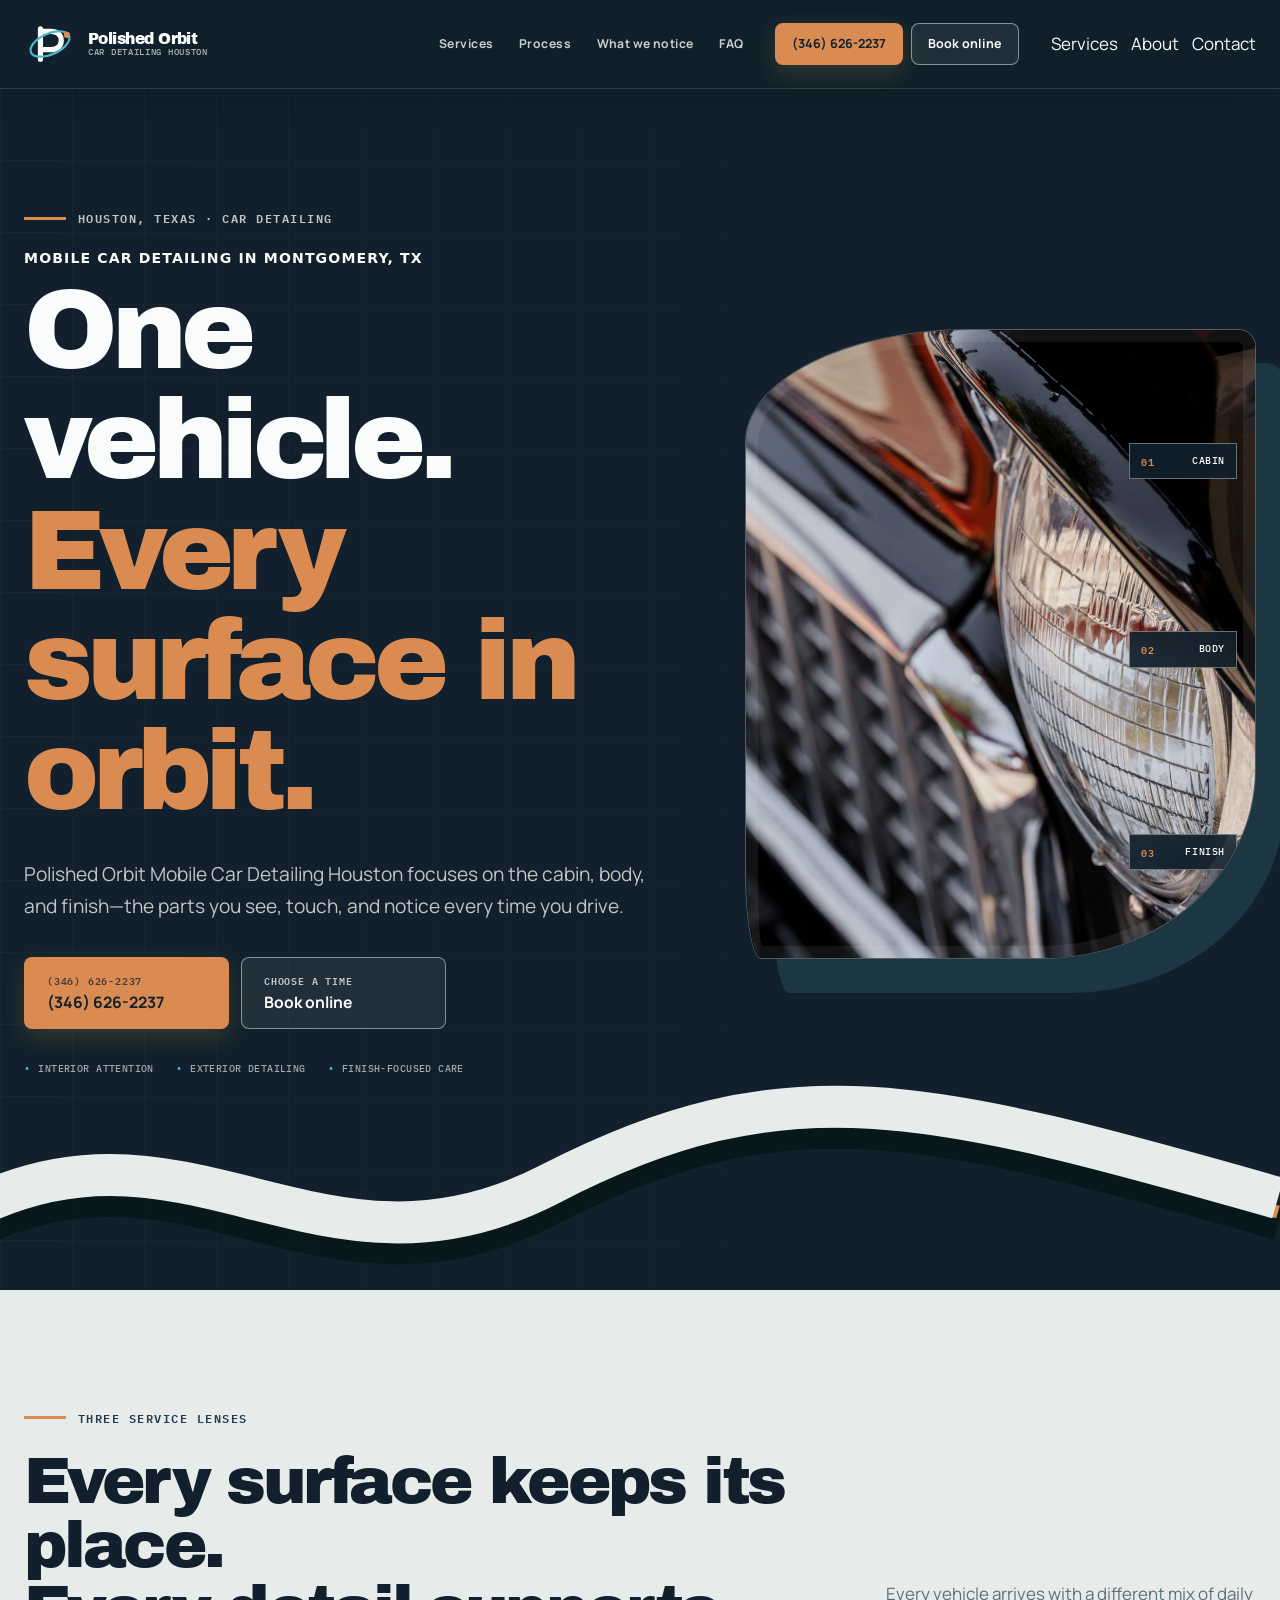
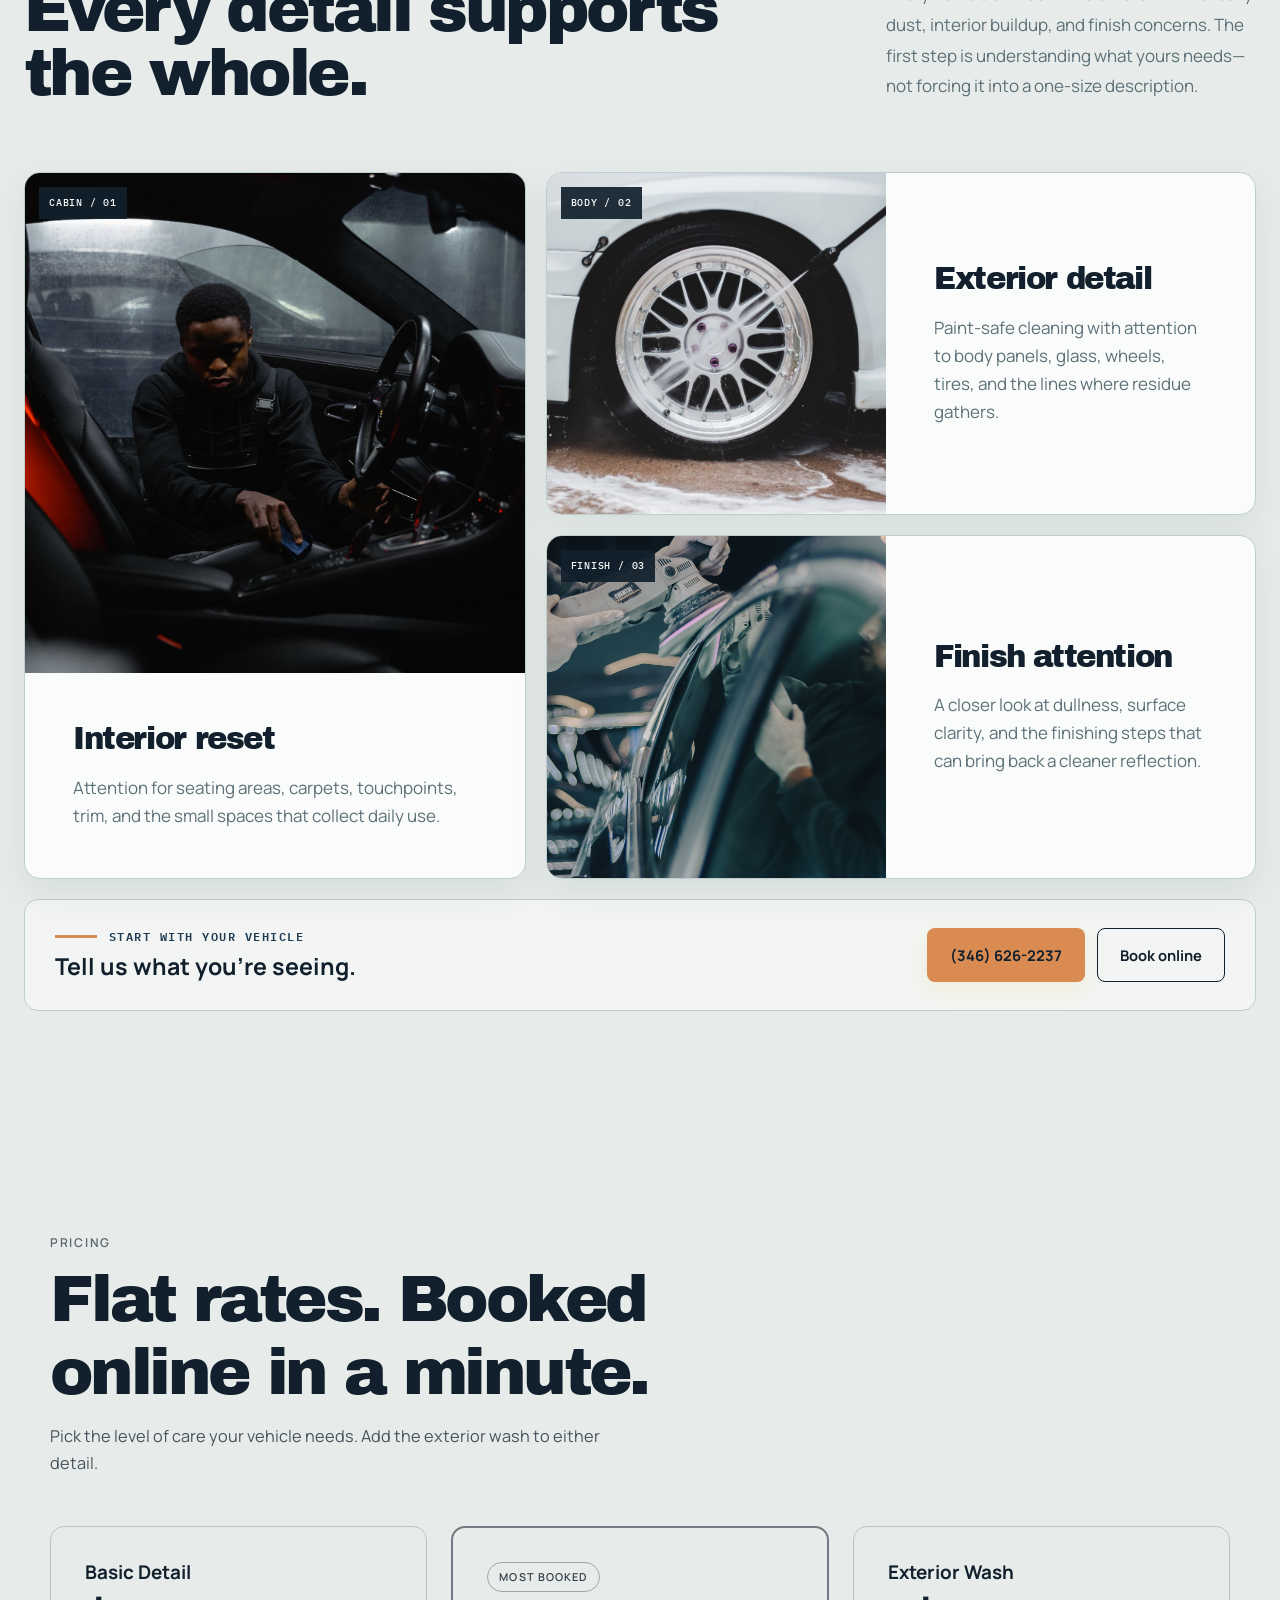
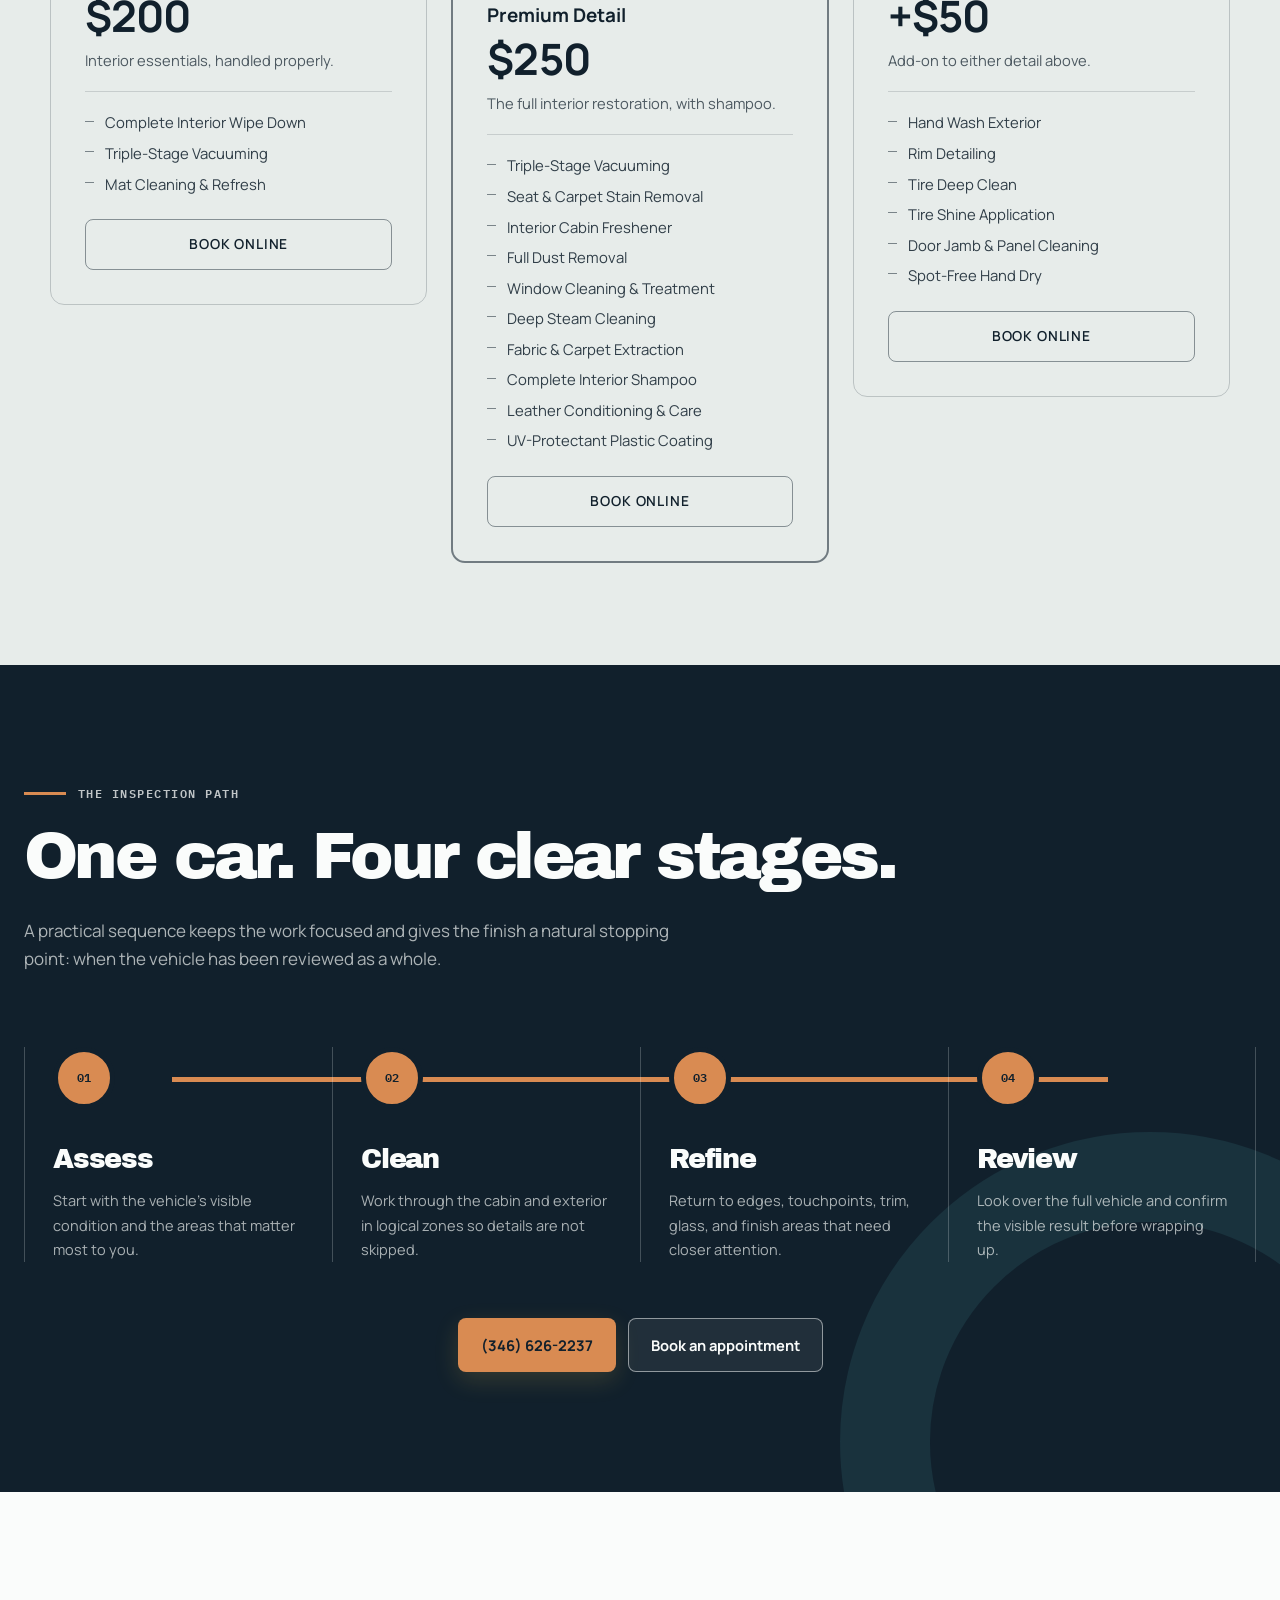
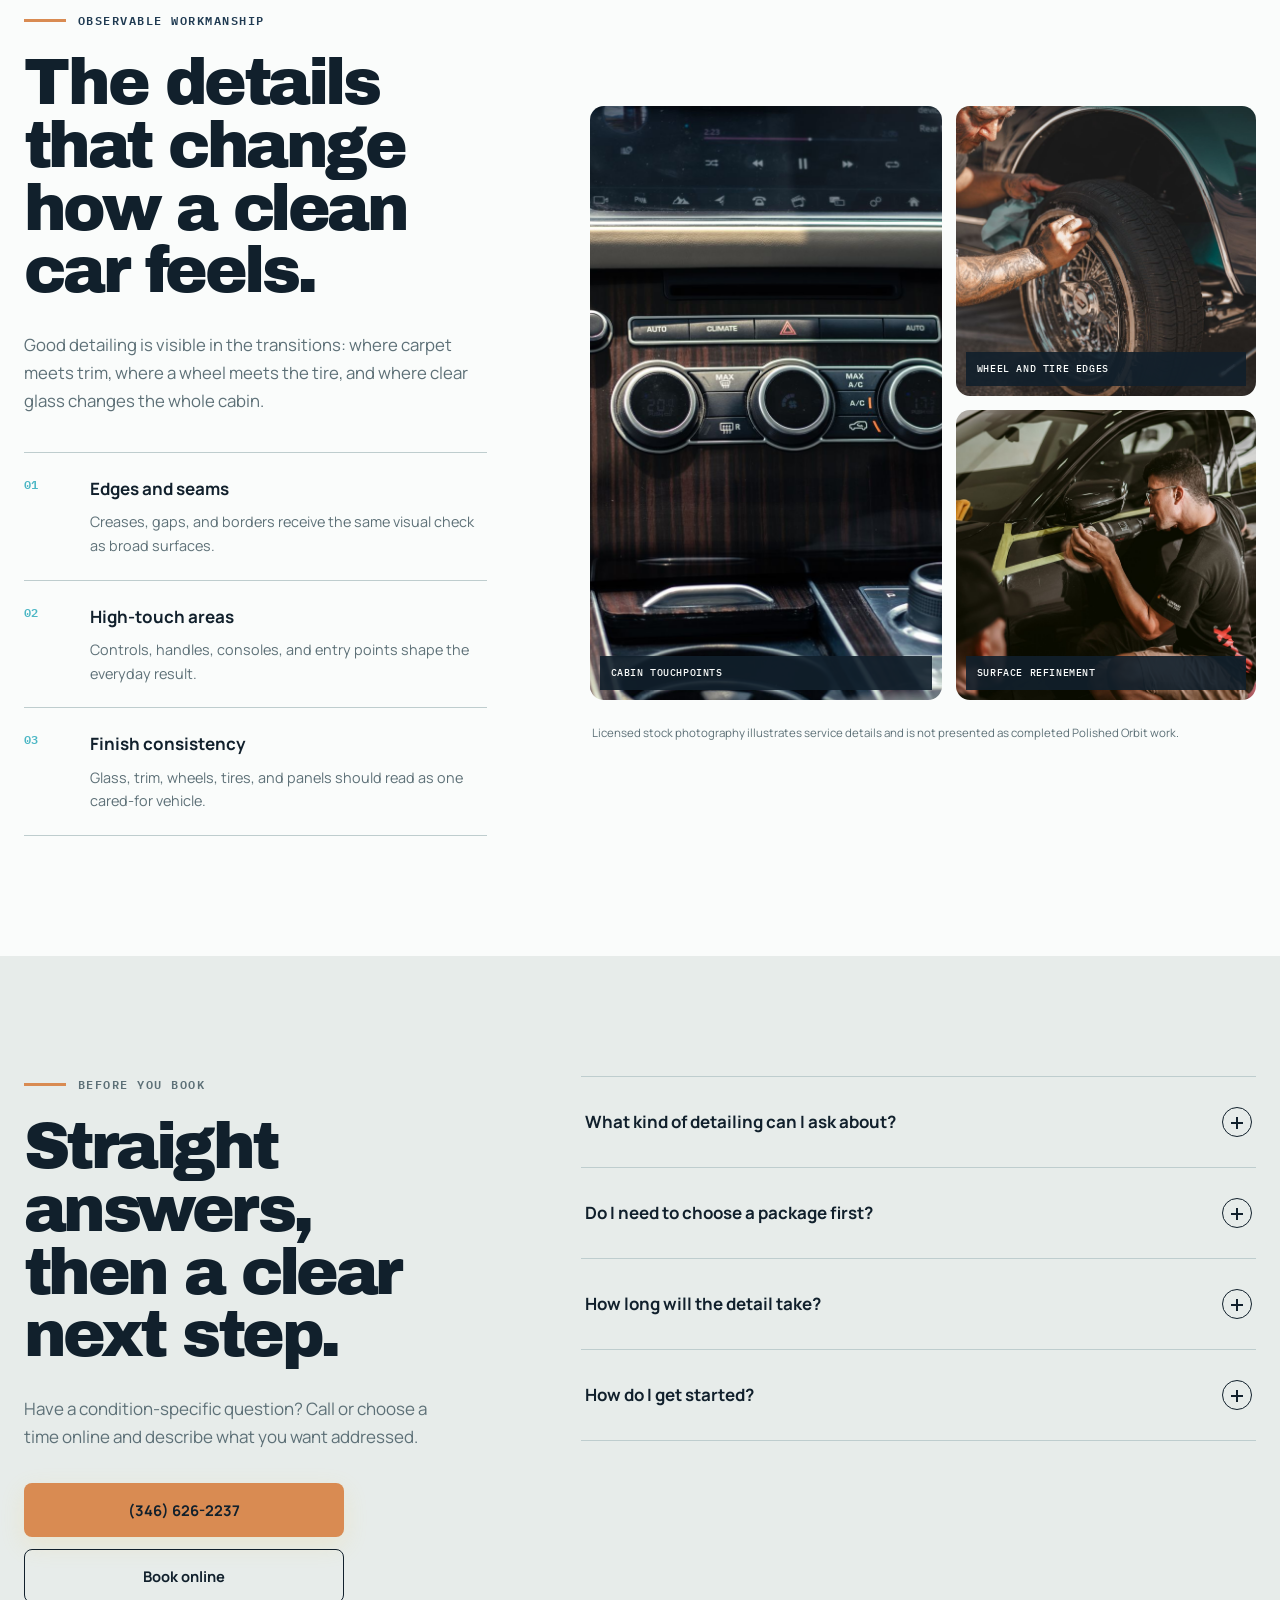
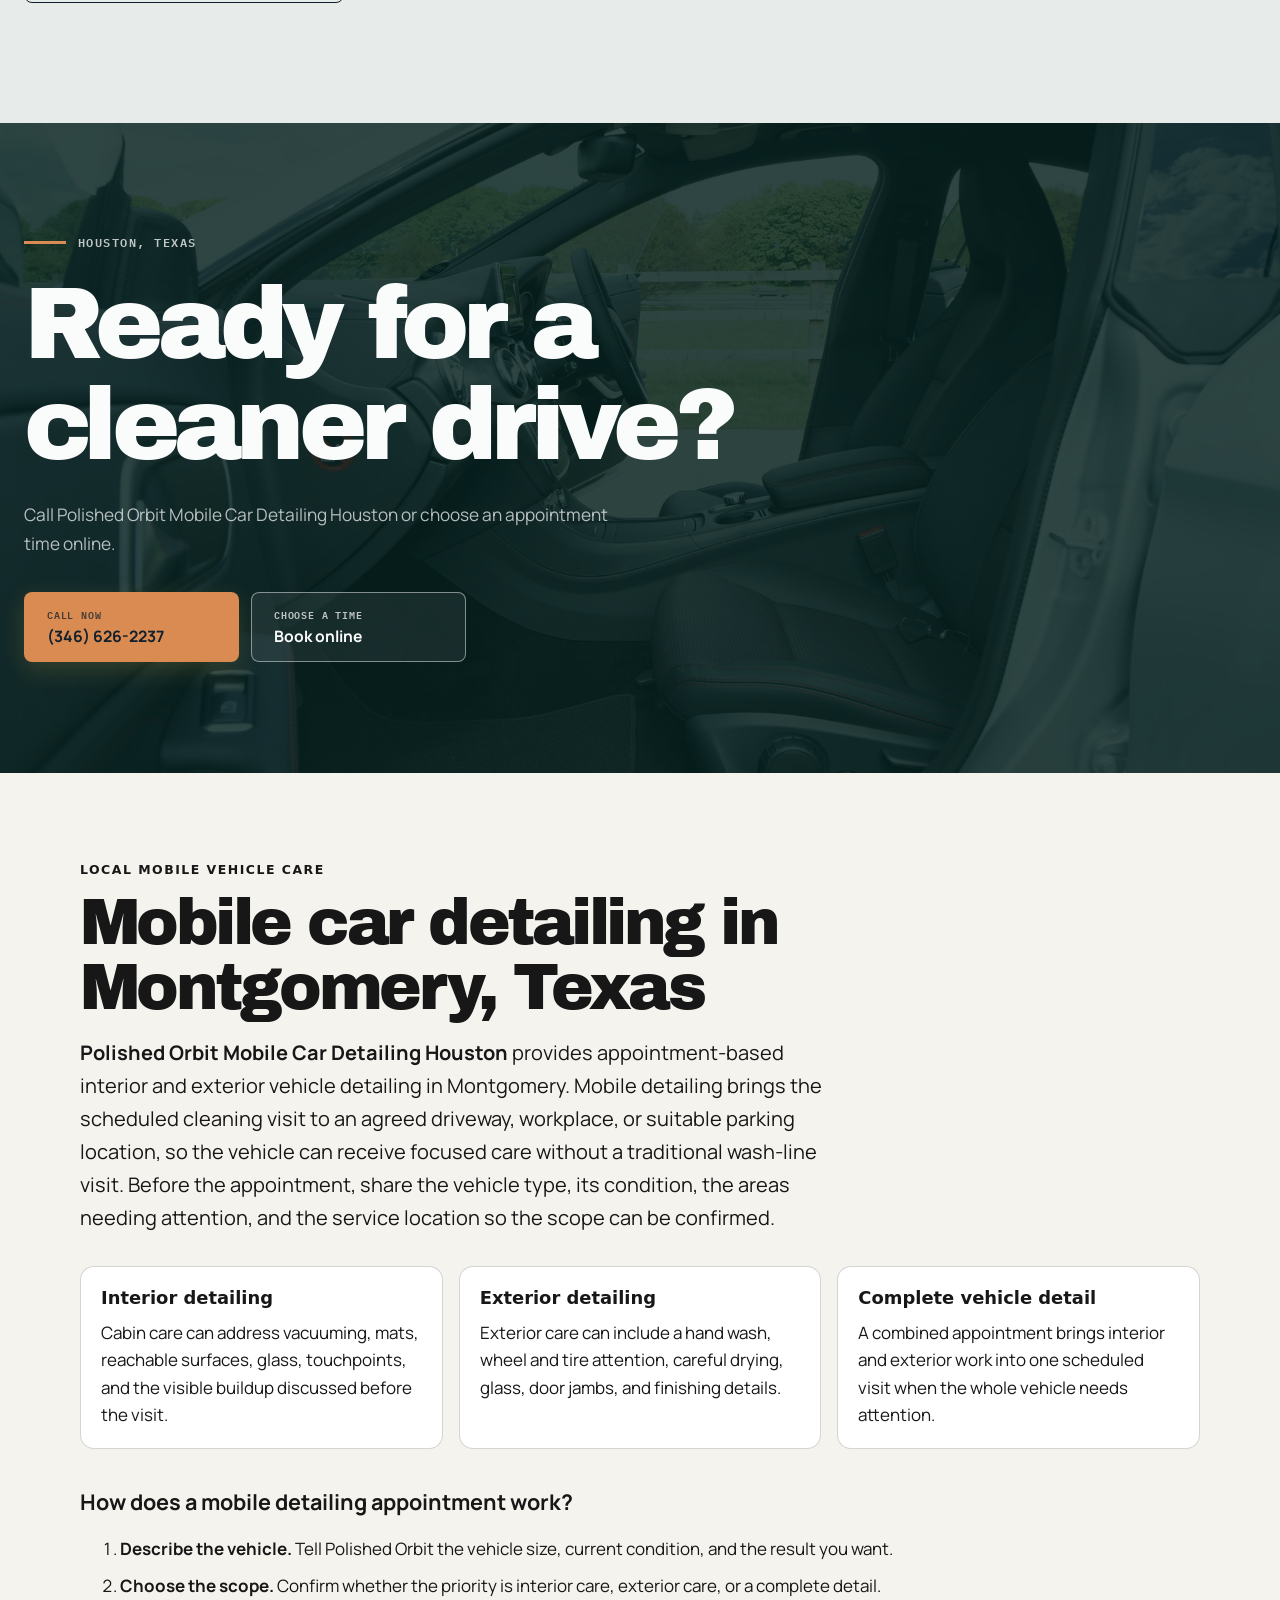
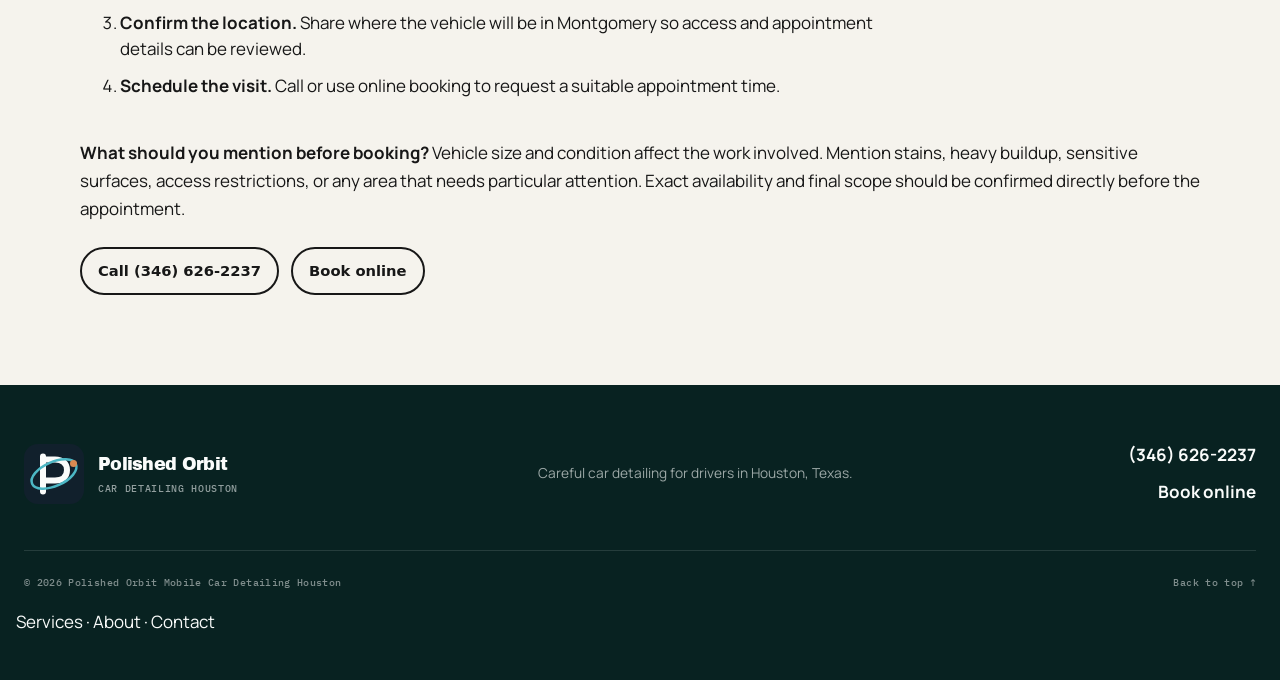
<file: index.html>
<!doctype html>
<html lang="en">
  <head>
    <meta charset="utf-8">
    <meta name="viewport" content="width=device-width, initial-scale=1">
    <title>Mobile Car Detailing in Montgomery, TX | Polished Orbit</title>
    <meta name="theme-color" content="#11202c">
    <link rel="canonical" href="https://polishedorbit.shop/">
    <link rel="icon" href="assets/favicon.svg" type="image/svg+xml">
    <link rel="preload" href="assets/fonts/archivo-black.ttf" as="font" type="font/ttf" crossorigin>
    <link rel="preload" href="assets/hero-foam-car.jpg" as="image">
    <link rel="stylesheet" href="styles.css">
    <script type="application/ld+json">
{
  "@context": "https://schema.org",
  "@type": "AutomotiveBusiness",
  "name": "Polished Orbit Mobile Car Detailing Houston",
  "url": "https://polishedorbit.shop/",
  "telephone": "+1 346-626-2237",
  "address": {
    "@type": "PostalAddress",
    "streetAddress": "4452 S Farm to Market 1486",
    "addressLocality": "Montgomery",
    "addressRegion": "TX",
    "postalCode": "77316",
    "addressCountry": "US"
  },
  "description": "Careful interior, exterior, and finish-focused car detailing for drivers in Houston, Texas.",
  "areaServed": {
    "@type": "City",
    "name": "Montgomery",
    "containedInPlace": {
      "@type": "State",
      "name": "Texas"
    }
  },
  "knowsAbout": [
    "Car detailing",
    "Interior car detailing",
    "Exterior car detailing",
    "Vehicle finish care"
  ],
  "priceRange": "$200-$250",
  "makesOffer": [
    {
      "@type": "Offer",
      "name": "Basic Detail",
      "price": "200",
      "priceCurrency": "USD",
      "availability": "https://schema.org/InStock",
      "itemOffered": {
        "@type": "Service",
        "name": "Basic Detail",
        "description": "Interior essentials: complete interior wipe down, triple-stage vacuuming, and mat cleaning and refresh."
      }
    },
    {
      "@type": "Offer",
      "name": "Premium Detail",
      "price": "250",
      "priceCurrency": "USD",
      "availability": "https://schema.org/InStock",
      "itemOffered": {
        "@type": "Service",
        "name": "Premium Detail",
        "description": "The full interior restoration, including complete interior shampoo, deep steam cleaning, fabric and carpet extraction, and leather conditioning."
      }
    },
    {
      "@type": "Offer",
      "name": "Exterior Wash",
      "price": "50",
      "priceCurrency": "USD",
      "availability": "https://schema.org/InStock",
      "itemOffered": {
        "@type": "Service",
        "name": "Exterior Wash",
        "description": "Add-on exterior wash: hand wash, rim detailing, tire deep clean and shine, door jamb cleaning, and spot-free hand dry."
      }
    }
  ],
  "@id": "https://polishedorbit.shop/#business",
  "geo": {
    "@type": "GeoCoordinates",
    "latitude": 30.305471323081,
    "longitude": -95.771099861911
  },
  "image": "https://polishedorbit.shop/assets/hero-foam-car.jpg",
  "contactPoint": {
    "@type": "ContactPoint",
    "telephone": "+1 346-626-2237",
    "contactType": "customer service",
    "areaServed": "US-TX",
    "availableLanguage": "English"
  }
}
    </script>
<!-- SEO-GEO:START -->
  <meta name="description" content="Mobile car detailing in Montgomery, TX from Polished Orbit, with interior cleaning, exterior hand washing, and complete details. Call or book online.">
  <meta name="robots" content="index, follow, max-image-preview:large, max-snippet:-1, max-video-preview:-1">
  <meta property="og:locale" content="en_US">
  <meta property="og:type" content="website">
  <meta property="og:site_name" content="Polished Orbit">
  <meta property="og:title" content="Mobile Car Detailing in Montgomery, TX | Polished Orbit">
  <meta property="og:description" content="Mobile car detailing in Montgomery, TX from Polished Orbit, with interior cleaning, exterior hand washing, and complete details. Call or book online.">
  <meta property="og:url" content="https://polishedorbit.shop/">
  <meta property="og:image" content="https://polishedorbit.shop/assets/hero-foam-car.jpg">
  <meta name="twitter:image" content="https://polishedorbit.shop/assets/hero-foam-car.jpg">
  <meta name="twitter:card" content="summary_large_image">
  <meta name="twitter:title" content="Mobile Car Detailing in Montgomery, TX | Polished Orbit">
  <meta name="twitter:description" content="Mobile car detailing in Montgomery, TX from Polished Orbit, with interior cleaning, exterior hand washing, and complete details. Call or book online.">
  <style id="seo-geo-styles">
    .seo-local-intent { display:block; margin:0 0 .55rem; font:700 clamp(.78rem,1.1vw,.95rem)/1.2 system-ui,sans-serif; letter-spacing:.08em; text-transform:uppercase; }
    .seo-geo-section { background:#f5f3ed; color:#171717; padding:clamp(3.5rem,7vw,6.5rem) clamp(1.25rem,5vw,5rem); }
    .seo-geo-inner { width:min(1120px,100%); margin:0 auto; }
    .seo-geo-kicker { margin:0 0 .75rem; font:700 .78rem/1.2 system-ui,sans-serif; letter-spacing:.12em; text-transform:uppercase; }
    .seo-geo-section h2 { max-width:22ch; margin:0 0 1rem; color:inherit; font-size:clamp(2rem,5vw,4rem); line-height:1.02; }
    .seo-geo-answer { max-width:760px; margin:0 0 2rem; font-size:clamp(1.05rem,2vw,1.25rem); line-height:1.65; }
    .seo-geo-grid { display:grid; grid-template-columns:repeat(3,minmax(0,1fr)); gap:1rem; margin:2rem 0; }
    .seo-geo-card { border:1px solid rgba(23,23,23,.18); border-radius:14px; padding:1.25rem; background:#fff; }
    .seo-geo-card h3 { margin:0 0 .6rem; color:inherit; font:700 1.12rem/1.25 system-ui,sans-serif; }
    .seo-geo-card p { margin:0; line-height:1.6; }
    .seo-geo-steps { max-width:820px; margin:2.5rem 0; }
    .seo-geo-steps li { margin:.65rem 0; line-height:1.55; }
    .seo-geo-actions { display:flex; flex-wrap:wrap; gap:.75rem; margin-top:1.5rem; }
    .seo-geo-action { display:inline-flex; align-items:center; min-height:48px; padding:.75rem 1rem; border:2px solid currentColor; border-radius:999px; color:inherit; font:700 .92rem/1 system-ui,sans-serif; text-decoration:none; }
    @media (max-width:760px) { .seo-geo-grid { grid-template-columns:1fr; } }
  </style>
<!-- SEO-GEO:END -->
  <script id="seo-geo-entity-schema" type="application/ld+json">
{
  "@context": "https://schema.org",
  "@graph": [
    {
      "@type": "WebSite",
      "@id": "https://polishedorbit.shop/#website",
      "url": "https://polishedorbit.shop/",
      "name": "Polished Orbit Mobile Car Detailing Houston",
      "inLanguage": "en-US",
      "publisher": {
        "@id": "https://polishedorbit.shop/#business"
      }
    },
    {
      "@type": "Service",
      "@id": "https://polishedorbit.shop/#mobile-car-detailing",
      "name": "Mobile Car Detailing in Montgomery, Texas",
      "serviceType": "Mobile car detailing",
      "provider": {
        "@id": "https://polishedorbit.shop/#business"
      },
      "areaServed": {
        "@type": "City",
        "name": "Montgomery",
        "containedInPlace": {
          "@type": "State",
          "name": "Texas"
        }
      },
      "url": "https://polishedorbit.shop/#services"
    }
  ]
}
  </script>
<style id="SEO-NEXT-NAV-CSS">.seo-next-nav{display:flex;gap:.8rem;flex-wrap:wrap}.seo-next-footer-nav{padding:1rem}.seo-next-footer-nav a{color:inherit}</style></head>
  <body>
    <a class="skip-link" href="#main-content">Skip to content</a>

    <header class="site-header" data-header>
      <div class="header-inner shell">
        <a class="brand" href="#top" aria-label="Polished Orbit home">
          <img src="assets/logo.svg" width="56" height="56" alt="">
          <span class="brand-copy">
            <strong>Polished Orbit</strong>
            <small>Car Detailing Houston</small>
          </span>
        </a>

        <button class="menu-toggle" type="button" aria-expanded="false" aria-controls="site-nav">
          <span class="menu-toggle-label">Menu</span>
          <span class="menu-icon" aria-hidden="true"><i></i><i></i></span>
        </button>

        <nav class="site-nav" id="site-nav" aria-label="Main navigation">
          <div class="nav-links">
            <a href="#services">Services</a>
            <a href="#process">Process</a>
            <a href="#details">What we notice</a>
            <a href="#questions">FAQ</a>
          </div>
          <div class="nav-actions">
            <a class="button button-call button-small" href="tel:+13466262237" aria-label="Call Polished Orbit at (346) 626-2237">(346) 626-2237</a>
            <a class="button button-book button-small" href="https://cal.com/sumitdatta/auto-detail-service">Book online</a>
          </div>
        <!-- SEO-NEXT-NAV:START --><div class="seo-next-nav" aria-label="Expanded site pages"><a href="/services/">Services</a><a href="/about/">About</a><a href="/contact/">Contact</a></div><!-- SEO-NEXT-NAV:END --></nav>
      </div>
    </header>

    <main id="main-content">
      <section class="hero" id="top">
        <div class="hero-grid shell">
          <div class="hero-copy">
            <p class="eyebrow light"><span></span> Houston, Texas · Car detailing</p>
            <h1><span class="seo-local-intent" data-seo-local-intent>Mobile Car Detailing in Montgomery, TX</span>One vehicle. <em>Every surface in orbit.</em></h1>
            <p class="hero-lede">Polished Orbit Mobile Car Detailing Houston focuses on the cabin, body, and finish—the parts you see, touch, and notice every time you drive.</p>
            <div class="action-pair hero-actions">
              <a class="button button-call" href="tel:+13466262237">
                <span>(346) 626-2237</span>
                <strong>(346) 626-2237</strong>
              </a>
              <a class="button button-book" href="https://cal.com/sumitdatta/auto-detail-service">
                <span>Choose a time</span>
                <strong>Book online</strong>
              </a>
            </div>
            <div class="hero-notes" aria-label="Service highlights">
              <span>Interior attention</span>
              <span>Exterior detailing</span>
              <span>Finish-focused care</span>
            </div>
          </div>

          <div class="hero-visual" aria-label="Polished vehicle finish under focused light">
            <img src="assets/hero-foam-car.jpg" width="2200" height="3300" alt="A polished vehicle panel reflecting focused light">
            <div class="visual-label label-top"><b>01</b><span>Cabin</span></div>
            <div class="visual-label label-mid"><b>02</b><span>Body</span></div>
            <div class="visual-label label-bottom"><b>03</b><span>Finish</span></div>
          </div>
        </div>

        <svg class="waterline" viewBox="0 0 1600 220" preserveAspectRatio="none" aria-hidden="true">
          <path class="waterline-shadow" d="M-30 152 C260 18 425 238 720 116 S1190 30 1630 130"></path>
          <path class="waterline-sun" d="M-30 140 C260 6 425 226 720 104 S1190 18 1630 118"></path>
          <path class="waterline-glint" d="M-30 126 C260 -8 425 212 720 90 S1190 4 1630 104"></path>
        </svg>
      </section>

      <section class="services section" id="services">
        <div class="shell">
          <div class="section-heading split-heading">
            <div>
              <p class="eyebrow"><span></span> Three service lenses</p>
              <h2>Every surface keeps its place.<br>Every detail supports the whole.</h2>
            </div>
            <p>Every vehicle arrives with a different mix of daily dust, interior buildup, and finish concerns. The first step is understanding what yours needs—not forcing it into a one-size description.</p>
          </div>

          <div class="service-grid">
            <article class="service-card service-card-tall">
              <div class="service-photo">
                <img src="assets/clean-interior.jpg" width="1800" height="1200" loading="lazy" alt="Clean black vehicle seats and center console">
                <span class="photo-code">CABIN / 01</span>
              </div>
              <div class="service-copy">
                <h3>Interior reset</h3>
                <p>Attention for seating areas, carpets, touchpoints, trim, and the small spaces that collect daily use.</p>
              </div>
            </article>

            <article class="service-card">
              <div class="service-photo">
                <img src="assets/wheel-suds.jpg" width="1800" height="1200" loading="lazy" alt="A wheel being cleaned by hand with soap suds">
                <span class="photo-code">BODY / 02</span>
              </div>
              <div class="service-copy">
                <h3>Exterior detail</h3>
                <p>Paint-safe cleaning with attention to body panels, glass, wheels, tires, and the lines where residue gathers.</p>
              </div>
            </article>

            <article class="service-card service-card-wide">
              <div class="service-photo">
                <img src="assets/polish-closeup.jpg" width="1800" height="1200" loading="lazy" alt="A polishing machine moving across a dark vehicle panel">
                <span class="photo-code">FINISH / 03</span>
              </div>
              <div class="service-copy">
                <h3>Finish attention</h3>
                <p>A closer look at dullness, surface clarity, and the finishing steps that can bring back a cleaner reflection.</p>
              </div>
            </article>
          </div>

          <div class="service-contact contact-strip">
            <div>
              <p class="eyebrow"><span></span> Start with your vehicle</p>
              <h3>Tell us what you’re seeing.</h3>
            </div>
            <div class="action-pair compact-actions">
              <a class="button button-call" href="tel:+13466262237">(346) 626-2237</a>
              <a class="button button-book dark-book" href="https://cal.com/sumitdatta/auto-detail-service">Book online</a>
            </div>
          </div>
        </div>
      </section>

    <section class="rates" id="pricing" aria-labelledby="pricing-title">
      <div class="rates-shell">
        <div class="rates-head">
          <p class="rates-eyebrow">Pricing</p>
          <h2 id="pricing-title">Flat rates. Booked online in a minute.</h2>
          <p class="rates-intro">Pick the level of care your vehicle needs. Add the exterior wash to either detail.</p>
        </div>

        <div class="rate-grid">
          <article class="rate-card">
            <h3>Basic Detail</h3>
            <p class="rate-figure">$200</p>
            <p class="rate-note">Interior essentials, handled properly.</p>
            <ul class="rate-list">
              <li>Complete Interior Wipe Down</li>
              <li>Triple-Stage Vacuuming</li>
              <li>Mat Cleaning &amp; Refresh</li>
            </ul>
            <a class="rate-cta" href="https://cal.com/sumitdatta/auto-detail-service" target="_blank" rel="noopener">Book Online</a>
          </article>
          <article class="rate-card rate-card-featured">
            <span class="rate-badge">Most booked</span>
            <h3>Premium Detail</h3>
            <p class="rate-figure">$250</p>
            <p class="rate-note">The full interior restoration, with shampoo.</p>
            <ul class="rate-list">
              <li>Triple-Stage Vacuuming</li>
              <li>Seat &amp; Carpet Stain Removal</li>
              <li>Interior Cabin Freshener</li>
              <li>Full Dust Removal</li>
              <li>Window Cleaning &amp; Treatment</li>
              <li>Deep Steam Cleaning</li>
              <li>Fabric &amp; Carpet Extraction</li>
              <li>Complete Interior Shampoo</li>
              <li>Leather Conditioning &amp; Care</li>
              <li>UV-Protectant Plastic Coating</li>
            </ul>
            <a class="rate-cta" href="https://cal.com/sumitdatta/auto-detail-service" target="_blank" rel="noopener">Book Online</a>
          </article>
          <article class="rate-card">
            <h3>Exterior Wash</h3>
            <p class="rate-figure">+$50</p>
            <p class="rate-note">Add-on to either detail above.</p>
            <ul class="rate-list">
              <li>Hand Wash Exterior</li>
              <li>Rim Detailing</li>
              <li>Tire Deep Clean</li>
              <li>Tire Shine Application</li>
              <li>Door Jamb &amp; Panel Cleaning</li>
              <li>Spot-Free Hand Dry</li>
            </ul>
            <a class="rate-cta" href="https://cal.com/sumitdatta/auto-detail-service" target="_blank" rel="noopener">Book Online</a>
          </article>
        </div>
      </div>
    </section>


      <section class="process section" id="process">
        <div class="shell">
          <div class="process-intro">
            <p class="eyebrow light"><span></span> The inspection path</p>
            <h2>One car. Four clear stages.</h2>
            <p>A practical sequence keeps the work focused and gives the finish a natural stopping point: when the vehicle has been reviewed as a whole.</p>
          </div>

          <ol class="process-track">
            <li>
              <span class="step-number">01</span>
              <div><h3>Assess</h3><p>Start with the vehicle’s visible condition and the areas that matter most to you.</p></div>
            </li>
            <li>
              <span class="step-number">02</span>
              <div><h3>Clean</h3><p>Work through the cabin and exterior in logical zones so details are not skipped.</p></div>
            </li>
            <li>
              <span class="step-number">03</span>
              <div><h3>Refine</h3><p>Return to edges, touchpoints, trim, glass, and finish areas that need closer attention.</p></div>
            </li>
            <li>
              <span class="step-number">04</span>
              <div><h3>Review</h3><p>Look over the full vehicle and confirm the visible result before wrapping up.</p></div>
            </li>
          </ol>

          <div class="process-actions action-pair">
            <a class="button button-call" href="tel:+13466262237">(346) 626-2237</a>
            <a class="button button-book button-book-light" href="https://cal.com/sumitdatta/auto-detail-service">Book an appointment</a>
          </div>
        </div>
      </section>

      <section class="details section" id="details">
        <div class="shell details-grid">
          <div class="details-copy">
            <p class="eyebrow"><span></span> Observable workmanship</p>
            <h2>The details that change how a clean car feels.</h2>
            <p class="details-lede">Good detailing is visible in the transitions: where carpet meets trim, where a wheel meets the tire, and where clear glass changes the whole cabin.</p>
            <ul class="inspection-list">
              <li><span>01</span><div><strong>Edges and seams</strong><p>Creases, gaps, and borders receive the same visual check as broad surfaces.</p></div></li>
              <li><span>02</span><div><strong>High-touch areas</strong><p>Controls, handles, consoles, and entry points shape the everyday result.</p></div></li>
              <li><span>03</span><div><strong>Finish consistency</strong><p>Glass, trim, wheels, tires, and panels should read as one cared-for vehicle.</p></div></li>
            </ul>
          </div>

          <div class="detail-gallery" aria-label="Car detailing service illustrations">
            <figure class="gallery-main">
              <img src="assets/dashboard-detail.jpg" width="1800" height="1200" loading="lazy" alt="Close view of a vehicle dashboard and steering wheel">
              <figcaption>Cabin touchpoints</figcaption>
            </figure>
            <figure>
              <img src="assets/wheel-detail.jpg" width="1800" height="1200" loading="lazy" alt="A vehicle wheel being cleaned with detailing tools">
              <figcaption>Wheel and tire edges</figcaption>
            </figure>
            <figure>
              <img src="assets/polishing-work.jpg" width="1800" height="1200" loading="lazy" alt="A detailer polishing the side panel of a vehicle">
              <figcaption>Surface refinement</figcaption>
            </figure>
            <p class="stock-note">Licensed stock photography illustrates service details and is not presented as completed Polished Orbit work.</p>
          </div>
        </div>
      </section>

      <section class="questions section" id="questions">
        <div class="shell questions-grid">
          <div class="questions-intro">
            <p class="eyebrow"><span></span> Before you book</p>
            <h2>Straight answers, then a clear next step.</h2>
            <p>Have a condition-specific question? Call or choose a time online and describe what you want addressed.</p>
            <div class="action-pair stacked-actions">
              <a class="button button-call" href="tel:+13466262237">(346) 626-2237</a>
              <a class="button button-book dark-book" href="https://cal.com/sumitdatta/auto-detail-service">Book online</a>
            </div>
          </div>

          <div class="faq-list">
            <details>
              <summary>What kind of detailing can I ask about?<span aria-hidden="true"></span></summary>
              <p>Ask about interior cleaning, exterior detailing, wheel and tire attention, or finish-focused care. Vehicle condition varies, so confirm the right scope when you call or book.</p>
            </details>
            <details>
              <summary>Do I need to choose a package first?<span aria-hidden="true"></span></summary>
              <p>No. Start with what you notice about the vehicle and what you want improved. The appropriate service scope can be discussed from there.</p>
            </details>
            <details>
              <summary>How long will the detail take?<span aria-hidden="true"></span></summary>
              <p>Timing depends on vehicle size, condition, and the agreed scope. Ask about timing for your specific vehicle when you call or book online.</p>
            </details>
            <details>
              <summary>How do I get started?<span aria-hidden="true"></span></summary>
              <p>Call Polished Orbit at (346) 626-2237 or use the online appointment link. Both paths let you start with your vehicle and what it needs.</p>
            </details>
          </div>
        </div>
      </section>

      <section class="final-cta" id="contact">
        <div class="final-photo" aria-hidden="true">
          <img src="assets/interior-finish.jpg" width="1800" height="1196" loading="lazy" alt="">
        </div>
        <div class="shell final-inner">
          <p class="eyebrow light"><span></span> Houston, Texas</p>
          <h2>Ready for a cleaner drive?</h2>
          <p>Call Polished Orbit Mobile Car Detailing Houston or choose an appointment time online.</p>
          <div class="action-pair final-actions">
            <a class="button button-call" href="tel:+13466262237"><span>Call now</span><strong>(346) 626-2237</strong></a>
            <a class="button button-book" href="https://cal.com/sumitdatta/auto-detail-service"><span>Choose a time</span><strong>Book online</strong></a>
          </div>
        </div>
      </section>
    <!-- SEO-GEO-LOCAL:START -->
    <section class="seo-geo-section" id="local-detailing" aria-labelledby="local-detailing-title">
      <div class="seo-geo-inner">
        <p class="seo-geo-kicker">Local mobile vehicle care</p>
        <h2 id="local-detailing-title">Mobile car detailing in Montgomery, Texas</h2>
        <p class="seo-geo-answer"><strong>Polished Orbit Mobile Car Detailing Houston</strong> provides appointment-based interior and exterior vehicle detailing in Montgomery. Mobile detailing brings the scheduled cleaning visit to an agreed driveway, workplace, or suitable parking location, so the vehicle can receive focused care without a traditional wash-line visit. Before the appointment, share the vehicle type, its condition, the areas needing attention, and the service location so the scope can be confirmed.</p>

        <div class="seo-geo-grid" aria-label="Available detailing options">
          <article class="seo-geo-card">
            <h3>Interior detailing</h3>
            <p>Cabin care can address vacuuming, mats, reachable surfaces, glass, touchpoints, and the visible buildup discussed before the visit.</p>
          </article>
          <article class="seo-geo-card">
            <h3>Exterior detailing</h3>
            <p>Exterior care can include a hand wash, wheel and tire attention, careful drying, glass, door jambs, and finishing details.</p>
          </article>
          <article class="seo-geo-card">
            <h3>Complete vehicle detail</h3>
            <p>A combined appointment brings interior and exterior work into one scheduled visit when the whole vehicle needs attention.</p>
          </article>
        </div>

        <div class="seo-geo-steps">
          <h3>How does a mobile detailing appointment work?</h3>
          <ol>
            <li><strong>Describe the vehicle.</strong> Tell Polished Orbit the vehicle size, current condition, and the result you want.</li>
            <li><strong>Choose the scope.</strong> Confirm whether the priority is interior care, exterior care, or a complete detail.</li>
            <li><strong>Confirm the location.</strong> Share where the vehicle will be in Montgomery so access and appointment details can be reviewed.</li>
            <li><strong>Schedule the visit.</strong> Call or use online booking to request a suitable appointment time.</li>
          </ol>
        </div>

        <p><strong>What should you mention before booking?</strong> Vehicle size and condition affect the work involved. Mention stains, heavy buildup, sensitive surfaces, access restrictions, or any area that needs particular attention. Exact availability and final scope should be confirmed directly before the appointment.</p>
        <div class="seo-geo-actions">
          <a class="seo-geo-action" href="tel:+13466262237">Call (346) 626-2237</a>
          <a class="seo-geo-action" href="https://cal.com/sumitdatta/auto-detail-service" target="_blank" rel="noopener">Book online</a>
        </div>
      </div>
    </section>
<!-- SEO-GEO-LOCAL:END -->
  </main>

    <footer class="site-footer">
      <div class="shell footer-grid">
        <div class="footer-brand">
          <img src="assets/logo.svg" width="64" height="64" alt="">
          <div><strong>Polished Orbit</strong><span>Car Detailing Houston</span></div>
        </div>
        <p>Careful car detailing for drivers in Houston, Texas.</p>
        <div class="footer-actions">
          <a href="tel:+13466262237">(346) 626-2237</a>
          <a href="https://cal.com/sumitdatta/auto-detail-service">Book online</a>
        </div>
      </div>
      <div class="shell footer-bottom">
        <span>© <span data-year>2026</span> Polished Orbit Mobile Car Detailing Houston</span>
        <a href="#top">Back to top ↑</a>
      </div>
    <!-- SEO-NEXT-NAV:START --><nav class="seo-next-footer-nav" aria-label="Expanded footer navigation"><a href="/services/">Services</a> · <a href="/about/">About</a> · <a href="/contact/">Contact</a></nav><!-- SEO-NEXT-NAV:END --></footer>

    <div class="mobile-sticky" aria-label="Contact options">
      <a class="sticky-call" href="tel:+13466262237"><span>Call</span><strong>(346) 626-2237</strong></a>
      <a class="sticky-book" href="https://cal.com/sumitdatta/auto-detail-service"><span>Book</span><strong>Online</strong></a>
    </div>

    <script src="script.js" defer></script>
  </body>
</html>
</file>
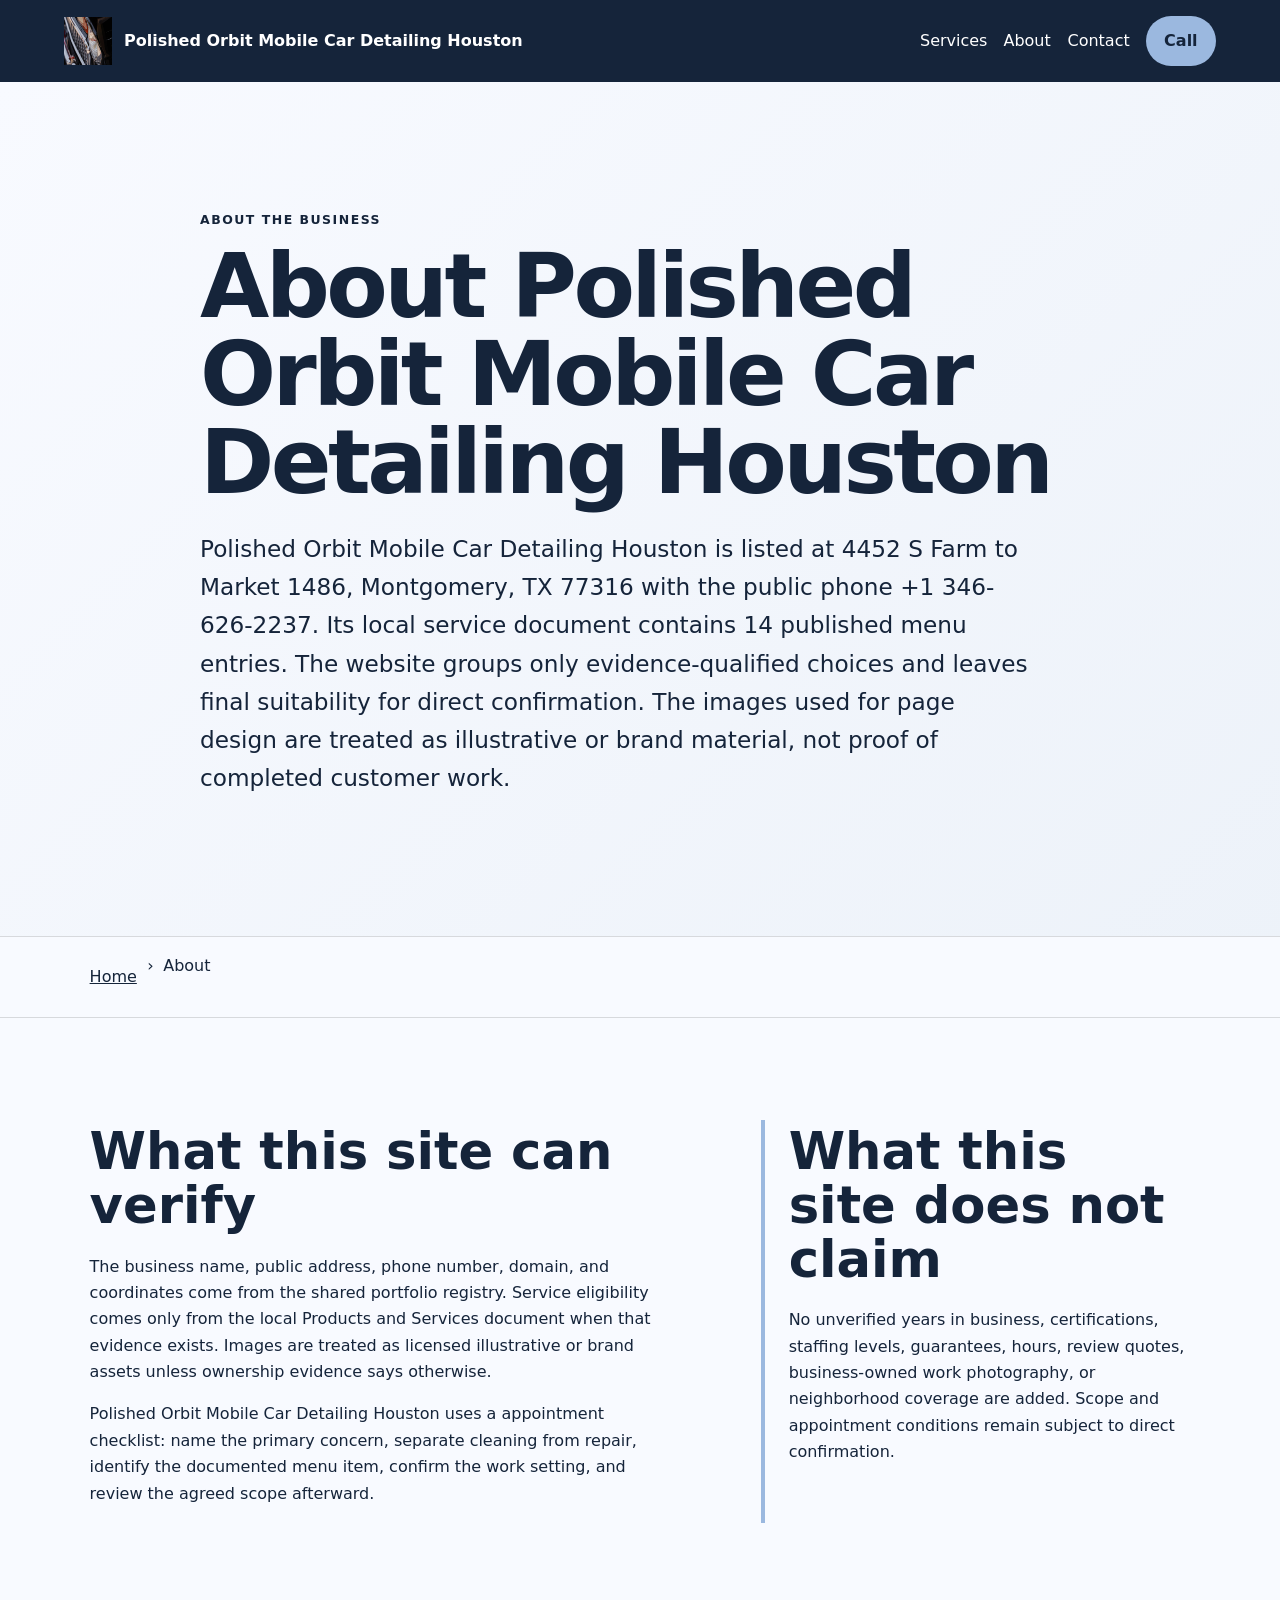
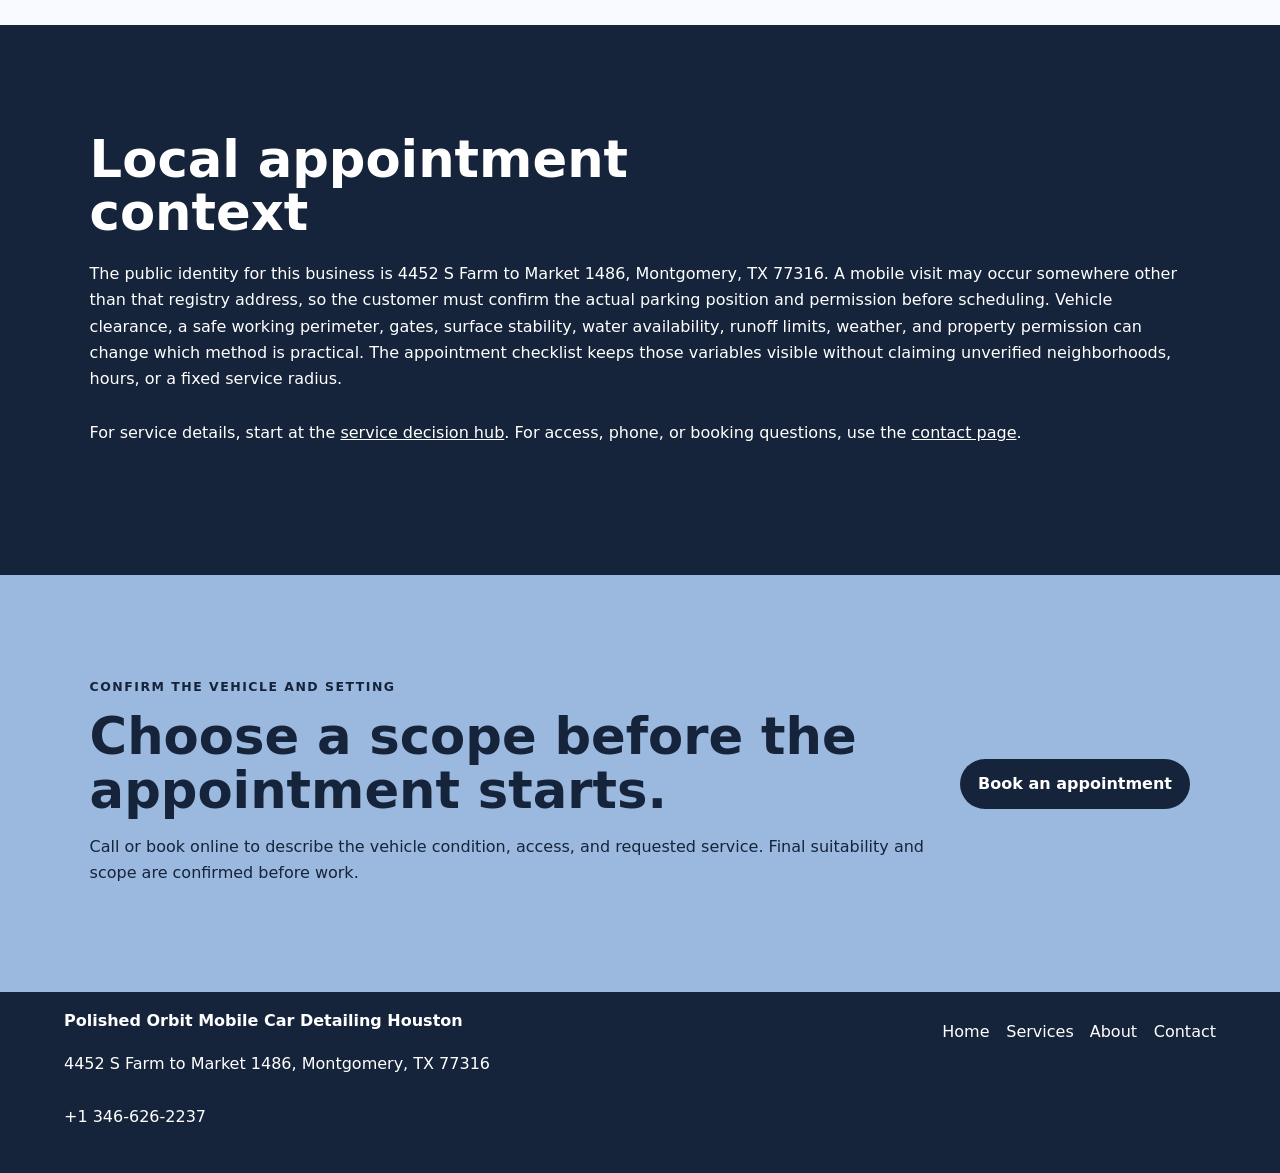
<file: about/index.html>
<!doctype html>
<html lang="en"><head>
  <meta charset="utf-8"><meta name="viewport" content="width=device-width,initial-scale=1">
  <title>About Polished Orbit Mobile Car Detailing Houston | Montgomery, TX</title>
  <meta name="description" content="Verified identity, evidence boundaries, and appointment-planning approach for Polished Orbit Mobile Car Detailing Houston in Montgomery, TX.">
  <meta name="robots" content="index, follow, max-image-preview:large, max-snippet:-1">
  <link rel="canonical" href="https://polishedorbit.shop/about/">
  <meta property="og:type" content="website"><meta property="og:title" content="About Polished Orbit Mobile Car Detailing Houston | Montgomery, TX">
  <meta property="og:description" content="Verified identity, evidence boundaries, and appointment-planning approach for Polished Orbit Mobile Car Detailing Houston in Montgomery, TX."><meta property="og:url" content="https://polishedorbit.shop/about/">
  <meta property="og:image" content="https://polishedorbit.shop/assets/hero-foam-car.jpg"><meta name="twitter:card" content="summary_large_image">
  <link rel="icon" href="/assets/favicon.svg"><link rel="stylesheet" href="/seo-pages.css"><script type="application/ld+json">{
  "@context": "https://schema.org",
  "@graph": [
    {
      "@type": "BreadcrumbList",
      "@id": "https://polishedorbit.shop/about/#breadcrumb",
      "itemListElement": [
        {
          "@type": "ListItem",
          "position": 1,
          "name": "Home",
          "item": "https://polishedorbit.shop/"
        },
        {
          "@type": "ListItem",
          "position": 2,
          "name": "About Polished Orbit Mobile Car Detailing Houston | Montgomery, TX",
          "item": "https://polishedorbit.shop/about/"
        }
      ]
    },
    {
      "@type": "WebPage",
      "@id": "https://polishedorbit.shop/about/#webpage",
      "url": "https://polishedorbit.shop/about/",
      "name": "About Polished Orbit Mobile Car Detailing Houston | Montgomery, TX",
      "description": "Verified identity, evidence boundaries, and appointment-planning approach for Polished Orbit Mobile Car Detailing Houston in Montgomery, TX.",
      "breadcrumb": {
        "@id": "https://polishedorbit.shop/about/#breadcrumb"
      },
      "isPartOf": {
        "@id": "https://polishedorbit.shop/#website"
      },
      "about": {
        "@id": "https://polishedorbit.shop/#business"
      }
    },
    {
      "@type": "ImageObject",
      "@id": "https://polishedorbit.shop/about/#primaryimage",
      "contentUrl": "https://polishedorbit.shop/assets/hero-foam-car.jpg",
      "caption": "Illustrative detailing artwork for Polished Orbit Mobile Car Detailing Houston",
      "representativeOfPage": true
    }
  ]
}</script>
</head><body style="--pilot-accent:#9bb8df;--pilot-dark:#15243a;--pilot-paper:#f8faff">
<a class="skip-link" href="#content">Skip to content</a>
<header class="pilot-header"><a class="pilot-brand" href="/"><img src="/assets/hero-foam-car.jpg" width="48" height="48" alt=""><span>Polished Orbit Mobile Car Detailing Houston</span></a>
<nav aria-label="Primary navigation"><a href="/services/">Services</a><a href="/about/">About</a><a href="/contact/">Contact</a><a class="pilot-call" href="tel:+13466262237">Call</a></nav></header>
<main id="content"><section class="pilot-hero text-only"><div><p class="eyebrow">About the business</p><h1>About Polished Orbit Mobile Car Detailing Houston</h1><p class="pilot-answer">Polished Orbit Mobile Car Detailing Houston is listed at 4452 S Farm to Market 1486, Montgomery, TX 77316 with the public phone +1 346-626-2237. Its local service document contains 14 published menu entries. The website groups only evidence-qualified choices and leaves final suitability for direct confirmation. The images used for page design are treated as illustrative or brand material, not proof of completed customer work.</p></div></section><nav class="breadcrumbs" aria-label="Breadcrumb"><a href="/">Home</a><span>›</span><span>About</span></nav>
<section class="pilot-section pilot-grid"><div><h2>What this site can verify</h2><p>The business name, public address, phone number, domain, and coordinates come from the shared portfolio registry. Service eligibility comes only from the local Products and Services document when that evidence exists. Images are treated as licensed illustrative or brand assets unless ownership evidence says otherwise.</p><p>Polished Orbit Mobile Car Detailing Houston uses a appointment checklist: name the primary concern, separate cleaning from repair, identify the documented menu item, confirm the work setting, and review the agreed scope afterward.</p></div><aside><h2>What this site does not claim</h2><p>No unverified years in business, certifications, staffing levels, guarantees, hours, review quotes, business-owned work photography, or neighborhood coverage are added. Scope and appointment conditions remain subject to direct confirmation.</p></aside></section>
<section class="pilot-section tone"><h2>Local appointment context</h2><p>The public identity for this business is 4452 S Farm to Market 1486, Montgomery, TX 77316. A mobile visit may occur somewhere other than that registry address, so the customer must confirm the actual parking position and permission before scheduling. Vehicle clearance, a safe working perimeter, gates, surface stability, water availability, runoff limits, weather, and property permission can change which method is practical. The appointment checklist keeps those variables visible without claiming unverified neighborhoods, hours, or a fixed service radius.</p><p>For service details, start at the <a href="/services/">service decision hub</a>. For access, phone, or booking questions, use the <a href="/contact/">contact page</a>.</p></section>
<section class="pilot-cta"><div><p class="eyebrow">Confirm the vehicle and setting</p><h2>Choose a scope before the appointment starts.</h2><p>Call or book online to describe the vehicle condition, access, and requested service. Final suitability and scope are confirmed before work.</p></div><a class="pilot-button" href="https://cal.com/sumitdatta/auto-detail-service">Book an appointment</a></section>
</main><footer class="pilot-footer"><div><strong>Polished Orbit Mobile Car Detailing Houston</strong><p>4452 S Farm to Market 1486, Montgomery, TX 77316</p><p><a href="tel:+13466262237">+1 346-626-2237</a></p></div><nav aria-label="Footer navigation"><a href="/">Home</a><a href="/services/">Services</a><a href="/about/">About</a><a href="/contact/">Contact</a></nav></footer>
</body></html>
</file>
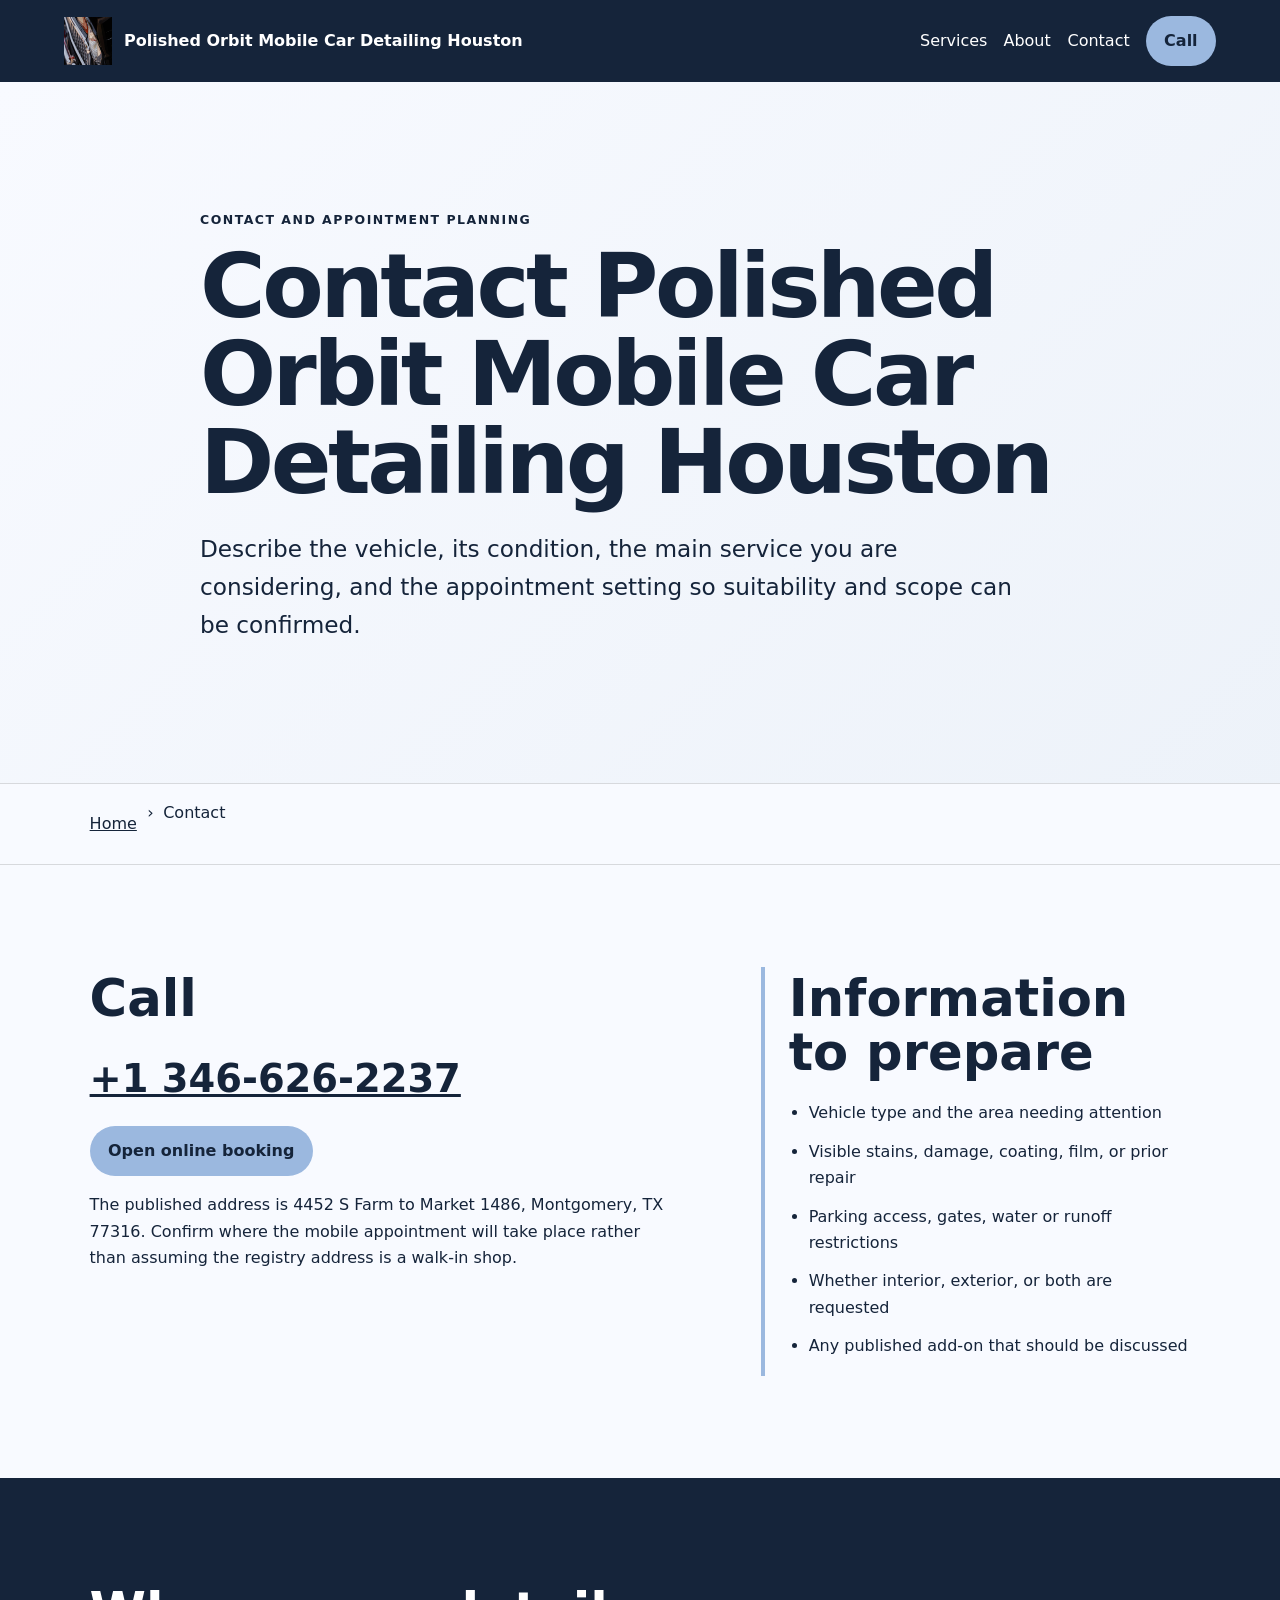
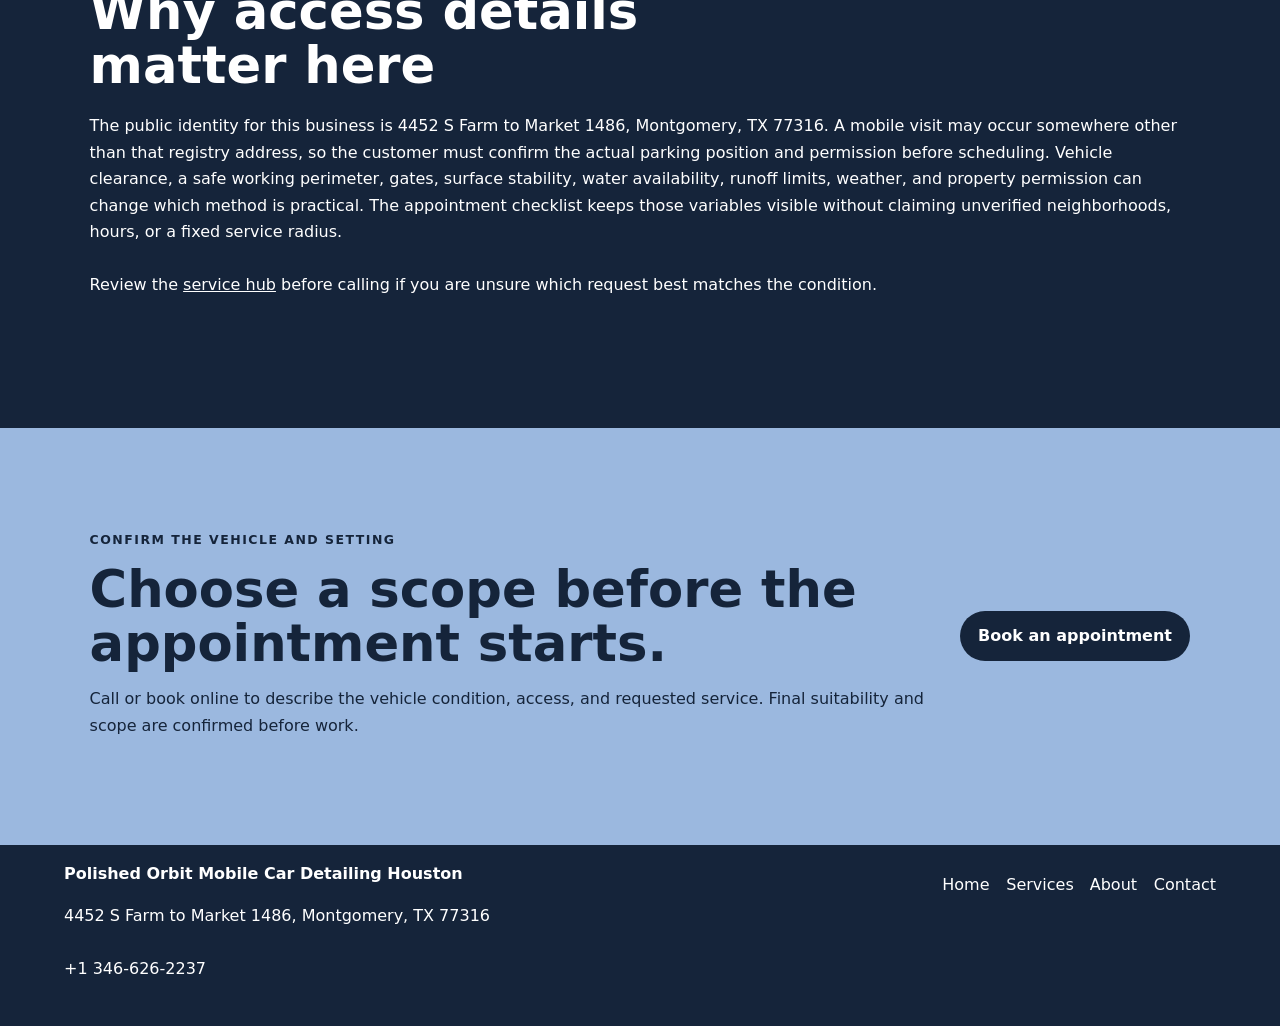
<file: contact/index.html>
<!doctype html>
<html lang="en"><head>
  <meta charset="utf-8"><meta name="viewport" content="width=device-width,initial-scale=1">
  <title>Contact Polished Orbit Mobile Car Detailing Houston | Montgomery, TX</title>
  <meta name="description" content="Call or book Polished Orbit Mobile Car Detailing Houston and confirm vehicle condition, access, and detailing scope in Montgomery, TX.">
  <meta name="robots" content="index, follow, max-image-preview:large, max-snippet:-1">
  <link rel="canonical" href="https://polishedorbit.shop/contact/">
  <meta property="og:type" content="website"><meta property="og:title" content="Contact Polished Orbit Mobile Car Detailing Houston | Montgomery, TX">
  <meta property="og:description" content="Call or book Polished Orbit Mobile Car Detailing Houston and confirm vehicle condition, access, and detailing scope in Montgomery, TX."><meta property="og:url" content="https://polishedorbit.shop/contact/">
  <meta property="og:image" content="https://polishedorbit.shop/assets/hero-foam-car.jpg"><meta name="twitter:card" content="summary_large_image">
  <link rel="icon" href="/assets/favicon.svg"><link rel="stylesheet" href="/seo-pages.css"><script type="application/ld+json">{
  "@context": "https://schema.org",
  "@graph": [
    {
      "@type": "BreadcrumbList",
      "@id": "https://polishedorbit.shop/contact/#breadcrumb",
      "itemListElement": [
        {
          "@type": "ListItem",
          "position": 1,
          "name": "Home",
          "item": "https://polishedorbit.shop/"
        },
        {
          "@type": "ListItem",
          "position": 2,
          "name": "Contact Polished Orbit Mobile Car Detailing Houston | Montgomery, TX",
          "item": "https://polishedorbit.shop/contact/"
        }
      ]
    },
    {
      "@type": "WebPage",
      "@id": "https://polishedorbit.shop/contact/#webpage",
      "url": "https://polishedorbit.shop/contact/",
      "name": "Contact Polished Orbit Mobile Car Detailing Houston | Montgomery, TX",
      "description": "Call or book Polished Orbit Mobile Car Detailing Houston and confirm vehicle condition, access, and detailing scope in Montgomery, TX.",
      "breadcrumb": {
        "@id": "https://polishedorbit.shop/contact/#breadcrumb"
      },
      "isPartOf": {
        "@id": "https://polishedorbit.shop/#website"
      },
      "about": {
        "@id": "https://polishedorbit.shop/#business"
      }
    },
    {
      "@type": "ImageObject",
      "@id": "https://polishedorbit.shop/contact/#primaryimage",
      "contentUrl": "https://polishedorbit.shop/assets/hero-foam-car.jpg",
      "caption": "Illustrative detailing artwork for Polished Orbit Mobile Car Detailing Houston",
      "representativeOfPage": true
    }
  ]
}</script>
</head><body style="--pilot-accent:#9bb8df;--pilot-dark:#15243a;--pilot-paper:#f8faff">
<a class="skip-link" href="#content">Skip to content</a>
<header class="pilot-header"><a class="pilot-brand" href="/"><img src="/assets/hero-foam-car.jpg" width="48" height="48" alt=""><span>Polished Orbit Mobile Car Detailing Houston</span></a>
<nav aria-label="Primary navigation"><a href="/services/">Services</a><a href="/about/">About</a><a href="/contact/">Contact</a><a class="pilot-call" href="tel:+13466262237">Call</a></nav></header>
<main id="content"><section class="pilot-hero text-only"><div><p class="eyebrow">Contact and appointment planning</p><h1>Contact Polished Orbit Mobile Car Detailing Houston</h1><p class="pilot-answer">Describe the vehicle, its condition, the main service you are considering, and the appointment setting so suitability and scope can be confirmed.</p></div></section><nav class="breadcrumbs" aria-label="Breadcrumb"><a href="/">Home</a><span>›</span><span>Contact</span></nav>
<section class="pilot-section pilot-grid"><div><h2>Call</h2><p><a class="large-link" href="tel:+13466262237">+1 346-626-2237</a></p><p><a class="pilot-button" href="https://cal.com/sumitdatta/auto-detail-service">Open online booking</a></p><p>The published address is 4452 S Farm to Market 1486, Montgomery, TX 77316. Confirm where the mobile appointment will take place rather than assuming the registry address is a walk-in shop.</p></div><aside><h2>Information to prepare</h2><ul class="checklist"><li>Vehicle type and the area needing attention</li><li>Visible stains, damage, coating, film, or prior repair</li><li>Parking access, gates, water or runoff restrictions</li><li>Whether interior, exterior, or both are requested</li><li>Any published add-on that should be discussed</li></ul></aside></section>
<section class="pilot-section tone"><h2>Why access details matter here</h2><p>The public identity for this business is 4452 S Farm to Market 1486, Montgomery, TX 77316. A mobile visit may occur somewhere other than that registry address, so the customer must confirm the actual parking position and permission before scheduling. Vehicle clearance, a safe working perimeter, gates, surface stability, water availability, runoff limits, weather, and property permission can change which method is practical. The appointment checklist keeps those variables visible without claiming unverified neighborhoods, hours, or a fixed service radius.</p><p>Review the <a href="/services/">service hub</a> before calling if you are unsure which request best matches the condition.</p></section>
<section class="pilot-cta"><div><p class="eyebrow">Confirm the vehicle and setting</p><h2>Choose a scope before the appointment starts.</h2><p>Call or book online to describe the vehicle condition, access, and requested service. Final suitability and scope are confirmed before work.</p></div><a class="pilot-button" href="https://cal.com/sumitdatta/auto-detail-service">Book an appointment</a></section>
</main><footer class="pilot-footer"><div><strong>Polished Orbit Mobile Car Detailing Houston</strong><p>4452 S Farm to Market 1486, Montgomery, TX 77316</p><p><a href="tel:+13466262237">+1 346-626-2237</a></p></div><nav aria-label="Footer navigation"><a href="/">Home</a><a href="/services/">Services</a><a href="/about/">About</a><a href="/contact/">Contact</a></nav></footer>
</body></html>
</file>
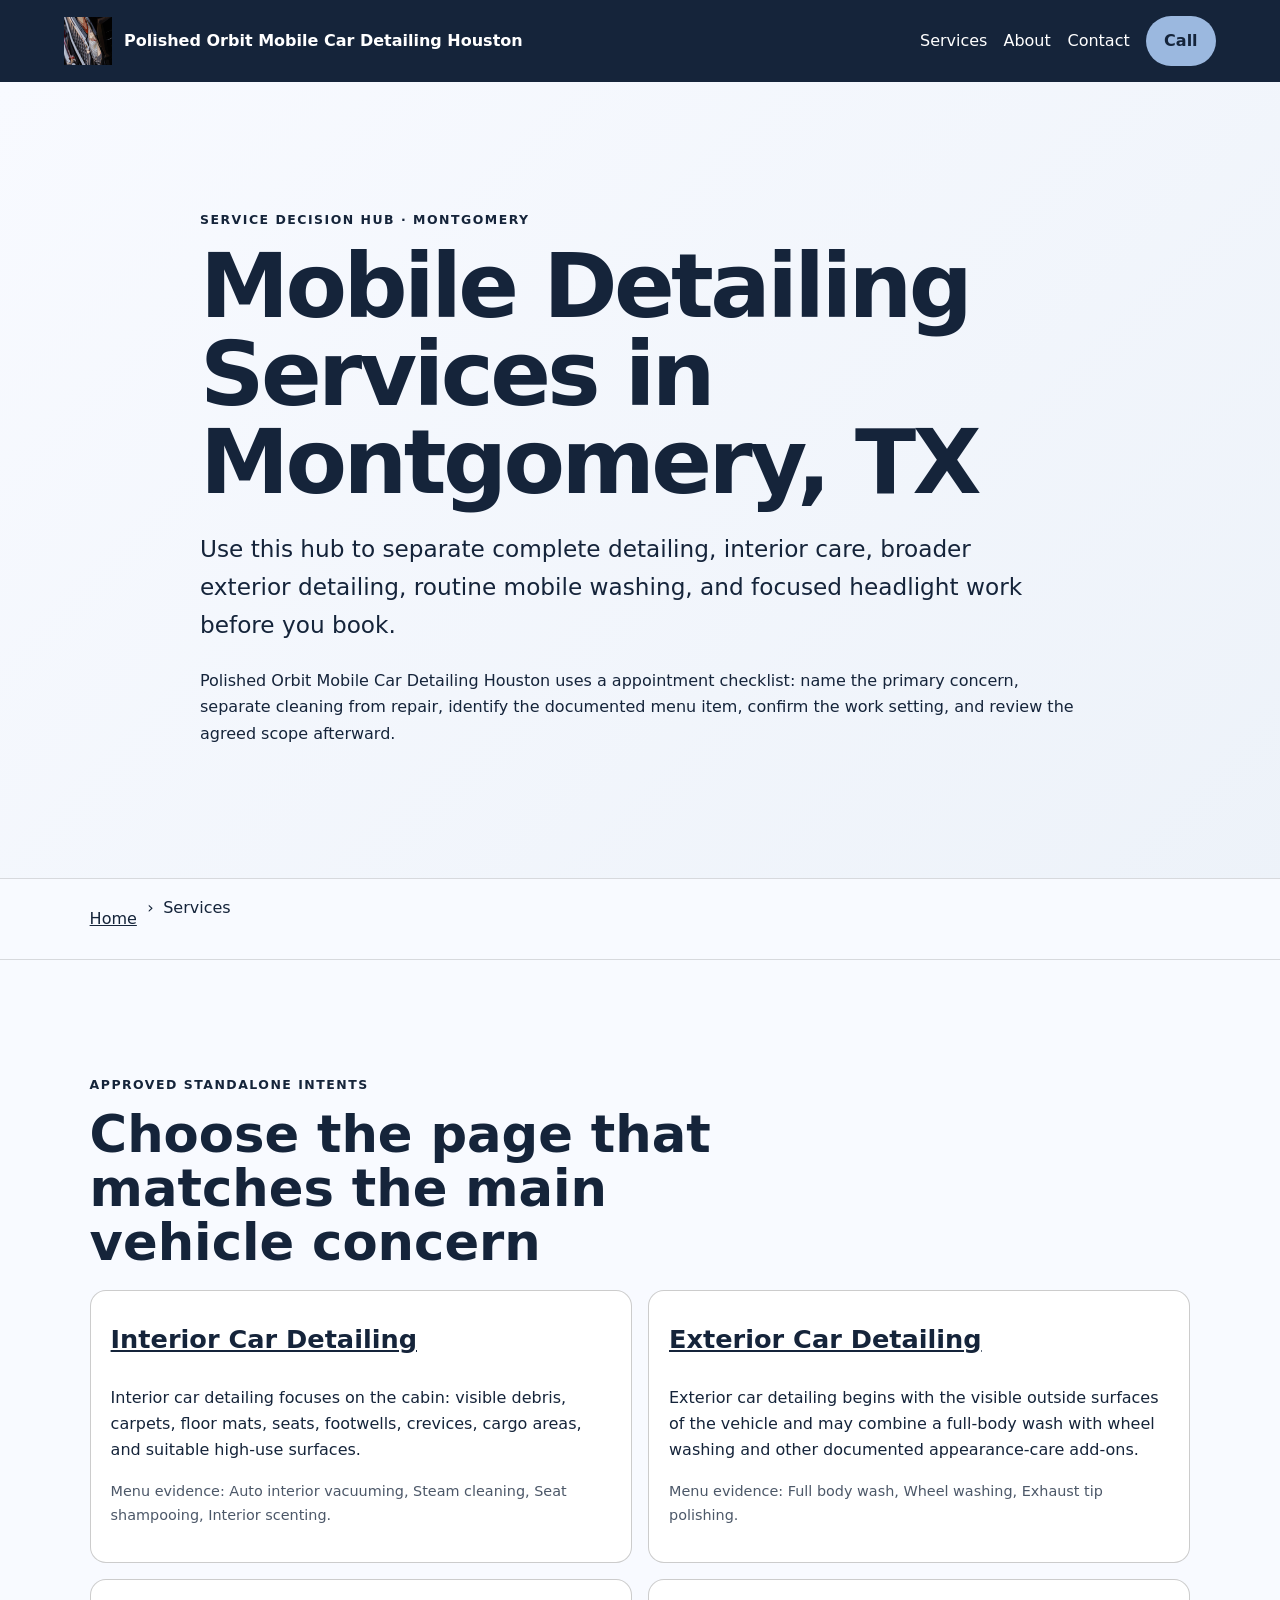
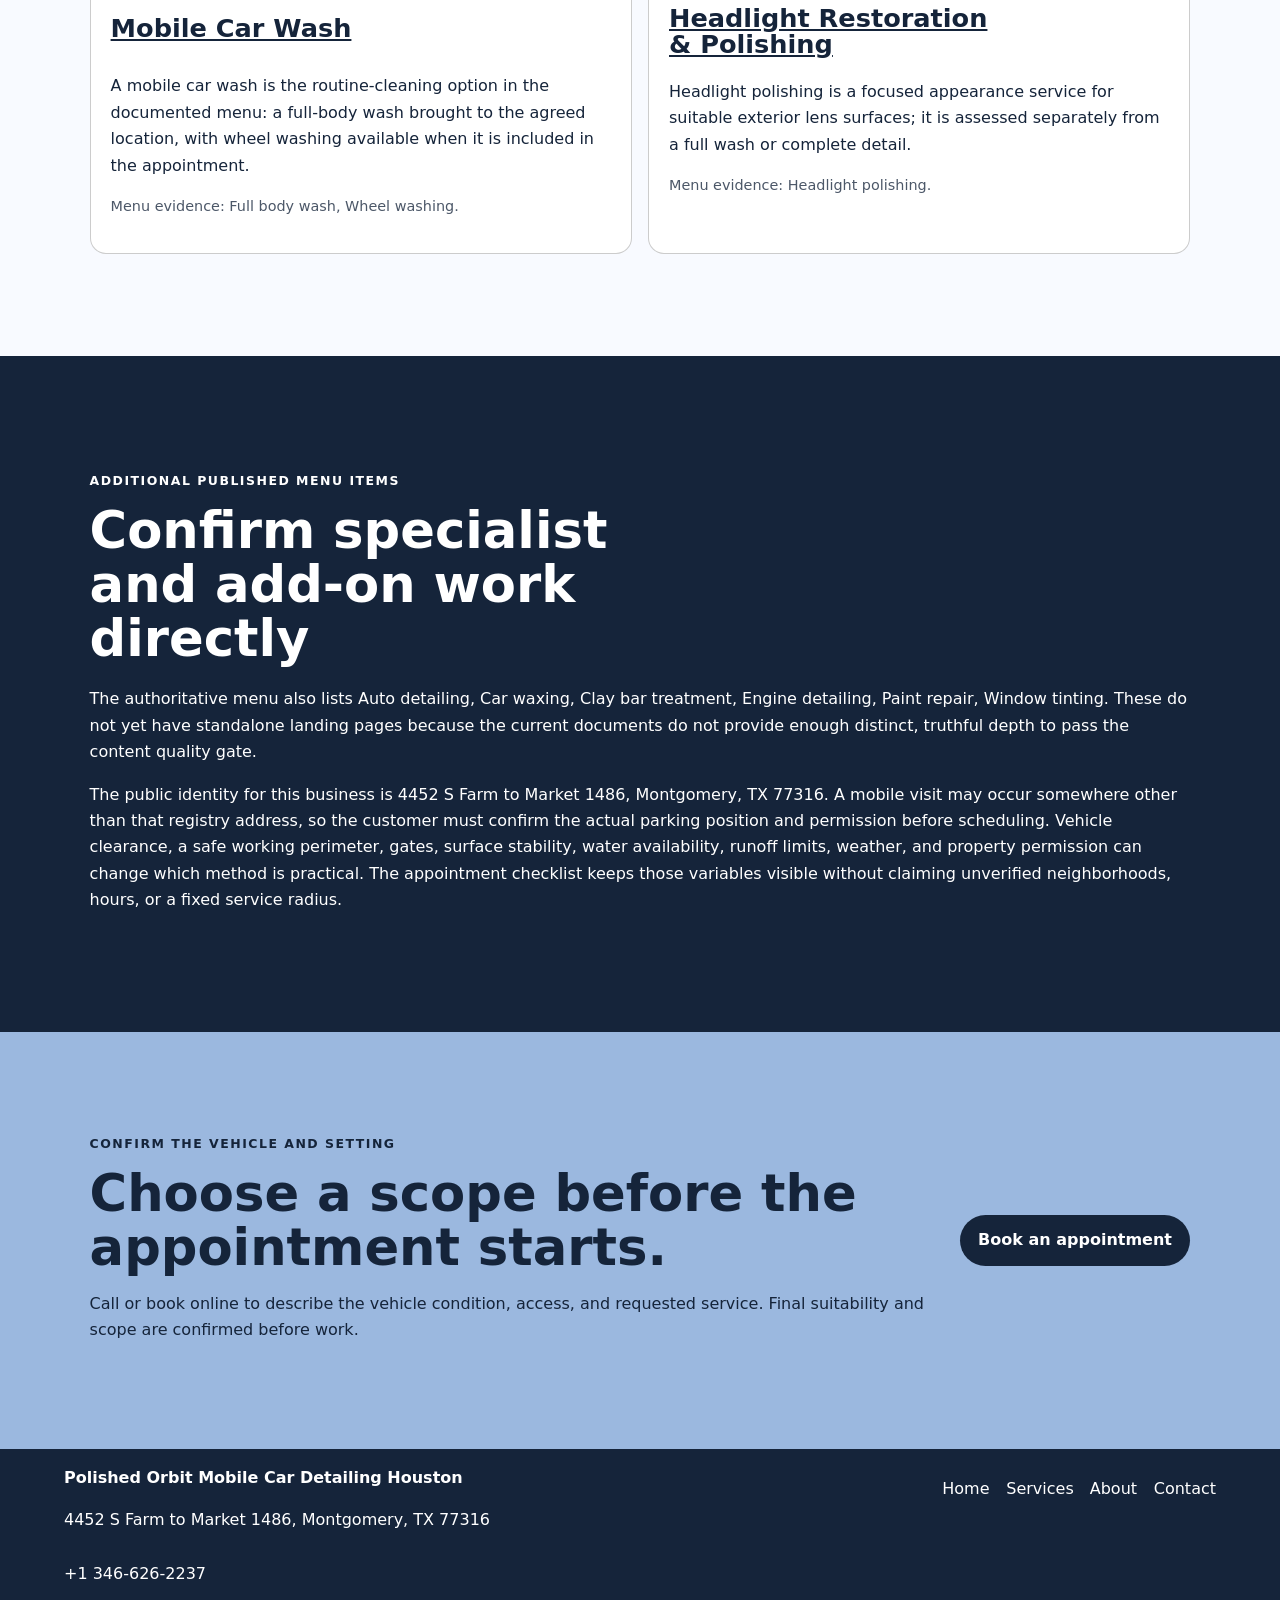
<file: services/index.html>
<!doctype html>
<html lang="en"><head>
  <meta charset="utf-8"><meta name="viewport" content="width=device-width,initial-scale=1">
  <title>Mobile Detailing Services in Montgomery, TX | Polished Orbit Mobile Car Detailing Houston</title>
  <meta name="description" content="Compare documented mobile detailing choices from Polished Orbit Mobile Car Detailing Houston in Montgomery, TX, including preparation, access, and scope boundaries.">
  <meta name="robots" content="index, follow, max-image-preview:large, max-snippet:-1">
  <link rel="canonical" href="https://polishedorbit.shop/services/">
  <meta property="og:type" content="website"><meta property="og:title" content="Mobile Detailing Services in Montgomery, TX | Polished Orbit Mobile Car Detailing Houston">
  <meta property="og:description" content="Compare documented mobile detailing choices from Polished Orbit Mobile Car Detailing Houston in Montgomery, TX, including preparation, access, and scope boundaries."><meta property="og:url" content="https://polishedorbit.shop/services/">
  <meta property="og:image" content="https://polishedorbit.shop/assets/hero-foam-car.jpg"><meta name="twitter:card" content="summary_large_image">
  <link rel="icon" href="/assets/favicon.svg"><link rel="stylesheet" href="/seo-pages.css"><script type="application/ld+json">{
  "@context": "https://schema.org",
  "@graph": [
    {
      "@type": "BreadcrumbList",
      "@id": "https://polishedorbit.shop/services/#breadcrumb",
      "itemListElement": [
        {
          "@type": "ListItem",
          "position": 1,
          "name": "Home",
          "item": "https://polishedorbit.shop/"
        },
        {
          "@type": "ListItem",
          "position": 2,
          "name": "Services",
          "item": "https://polishedorbit.shop/services/"
        }
      ]
    },
    {
      "@type": "WebPage",
      "@id": "https://polishedorbit.shop/services/#webpage",
      "url": "https://polishedorbit.shop/services/",
      "name": "Mobile Detailing Services in Montgomery, TX | Polished Orbit Mobile Car Detailing Houston",
      "description": "Compare documented mobile detailing choices from Polished Orbit Mobile Car Detailing Houston in Montgomery, TX, including preparation, access, and scope boundaries.",
      "breadcrumb": {
        "@id": "https://polishedorbit.shop/services/#breadcrumb"
      },
      "isPartOf": {
        "@id": "https://polishedorbit.shop/#website"
      },
      "about": {
        "@id": "https://polishedorbit.shop/#business"
      }
    },
    {
      "@type": "ImageObject",
      "@id": "https://polishedorbit.shop/services/#primaryimage",
      "contentUrl": "https://polishedorbit.shop/assets/hero-foam-car.jpg",
      "caption": "Illustrative detailing artwork for Polished Orbit Mobile Car Detailing Houston",
      "representativeOfPage": true
    }
  ]
}</script>
</head><body style="--pilot-accent:#9bb8df;--pilot-dark:#15243a;--pilot-paper:#f8faff">
<a class="skip-link" href="#content">Skip to content</a>
<header class="pilot-header"><a class="pilot-brand" href="/"><img src="/assets/hero-foam-car.jpg" width="48" height="48" alt=""><span>Polished Orbit Mobile Car Detailing Houston</span></a>
<nav aria-label="Primary navigation"><a href="/services/">Services</a><a href="/about/">About</a><a href="/contact/">Contact</a><a class="pilot-call" href="tel:+13466262237">Call</a></nav></header>
<main id="content"><section class="pilot-hero text-only"><div><p class="eyebrow">Service decision hub · Montgomery</p><h1>Mobile Detailing Services in Montgomery, TX</h1><p class="pilot-answer">Use this hub to separate complete detailing, interior care, broader exterior detailing, routine mobile washing, and focused headlight work before you book.</p><p>Polished Orbit Mobile Car Detailing Houston uses a appointment checklist: name the primary concern, separate cleaning from repair, identify the documented menu item, confirm the work setting, and review the agreed scope afterward.</p></div></section>
<nav class="breadcrumbs" aria-label="Breadcrumb"><a href="/">Home</a><span>›</span><span>Services</span></nav>
<section class="pilot-section"><p class="eyebrow">Approved standalone intents</p><h2>Choose the page that matches the main vehicle concern</h2><div class="service-cards"><article><h2><a href="/services/interior-car-detailing/">Interior Car Detailing</a></h2><p>Interior car detailing focuses on the cabin: visible debris, carpets, floor mats, seats, footwells, crevices, cargo areas, and suitable high-use surfaces.</p><p class="source-note">Menu evidence: Auto interior vacuuming, Steam cleaning, Seat shampooing, Interior scenting.</p></article><article><h2><a href="/services/exterior-car-detailing/">Exterior Car Detailing</a></h2><p>Exterior car detailing begins with the visible outside surfaces of the vehicle and may combine a full-body wash with wheel washing and other documented appearance-care add-ons.</p><p class="source-note">Menu evidence: Full body wash, Wheel washing, Exhaust tip polishing.</p></article><article><h2><a href="/services/mobile-car-wash/">Mobile Car Wash</a></h2><p>A mobile car wash is the routine-cleaning option in the documented menu: a full-body wash brought to the agreed location, with wheel washing available when it is included in the appointment.</p><p class="source-note">Menu evidence: Full body wash, Wheel washing.</p></article><article><h2><a href="/services/headlight-restoration/">Headlight Restoration &amp; Polishing</a></h2><p>Headlight polishing is a focused appearance service for suitable exterior lens surfaces; it is assessed separately from a full wash or complete detail.</p><p class="source-note">Menu evidence: Headlight polishing.</p></article></div></section>
<section class="pilot-section tone"><p class="eyebrow">Additional published menu items</p><h2>Confirm specialist and add-on work directly</h2><p>The authoritative menu also lists Auto detailing, Car waxing, Clay bar treatment, Engine detailing, Paint repair, Window tinting. These do not yet have standalone landing pages because the current documents do not provide enough distinct, truthful depth to pass the content quality gate.</p><p>The public identity for this business is 4452 S Farm to Market 1486, Montgomery, TX 77316. A mobile visit may occur somewhere other than that registry address, so the customer must confirm the actual parking position and permission before scheduling. Vehicle clearance, a safe working perimeter, gates, surface stability, water availability, runoff limits, weather, and property permission can change which method is practical. The appointment checklist keeps those variables visible without claiming unverified neighborhoods, hours, or a fixed service radius.</p></section>
<section class="pilot-cta"><div><p class="eyebrow">Confirm the vehicle and setting</p><h2>Choose a scope before the appointment starts.</h2><p>Call or book online to describe the vehicle condition, access, and requested service. Final suitability and scope are confirmed before work.</p></div><a class="pilot-button" href="https://cal.com/sumitdatta/auto-detail-service">Book an appointment</a></section>
</main><footer class="pilot-footer"><div><strong>Polished Orbit Mobile Car Detailing Houston</strong><p>4452 S Farm to Market 1486, Montgomery, TX 77316</p><p><a href="tel:+13466262237">+1 346-626-2237</a></p></div><nav aria-label="Footer navigation"><a href="/">Home</a><a href="/services/">Services</a><a href="/about/">About</a><a href="/contact/">Contact</a></nav></footer>
</body></html>
</file>
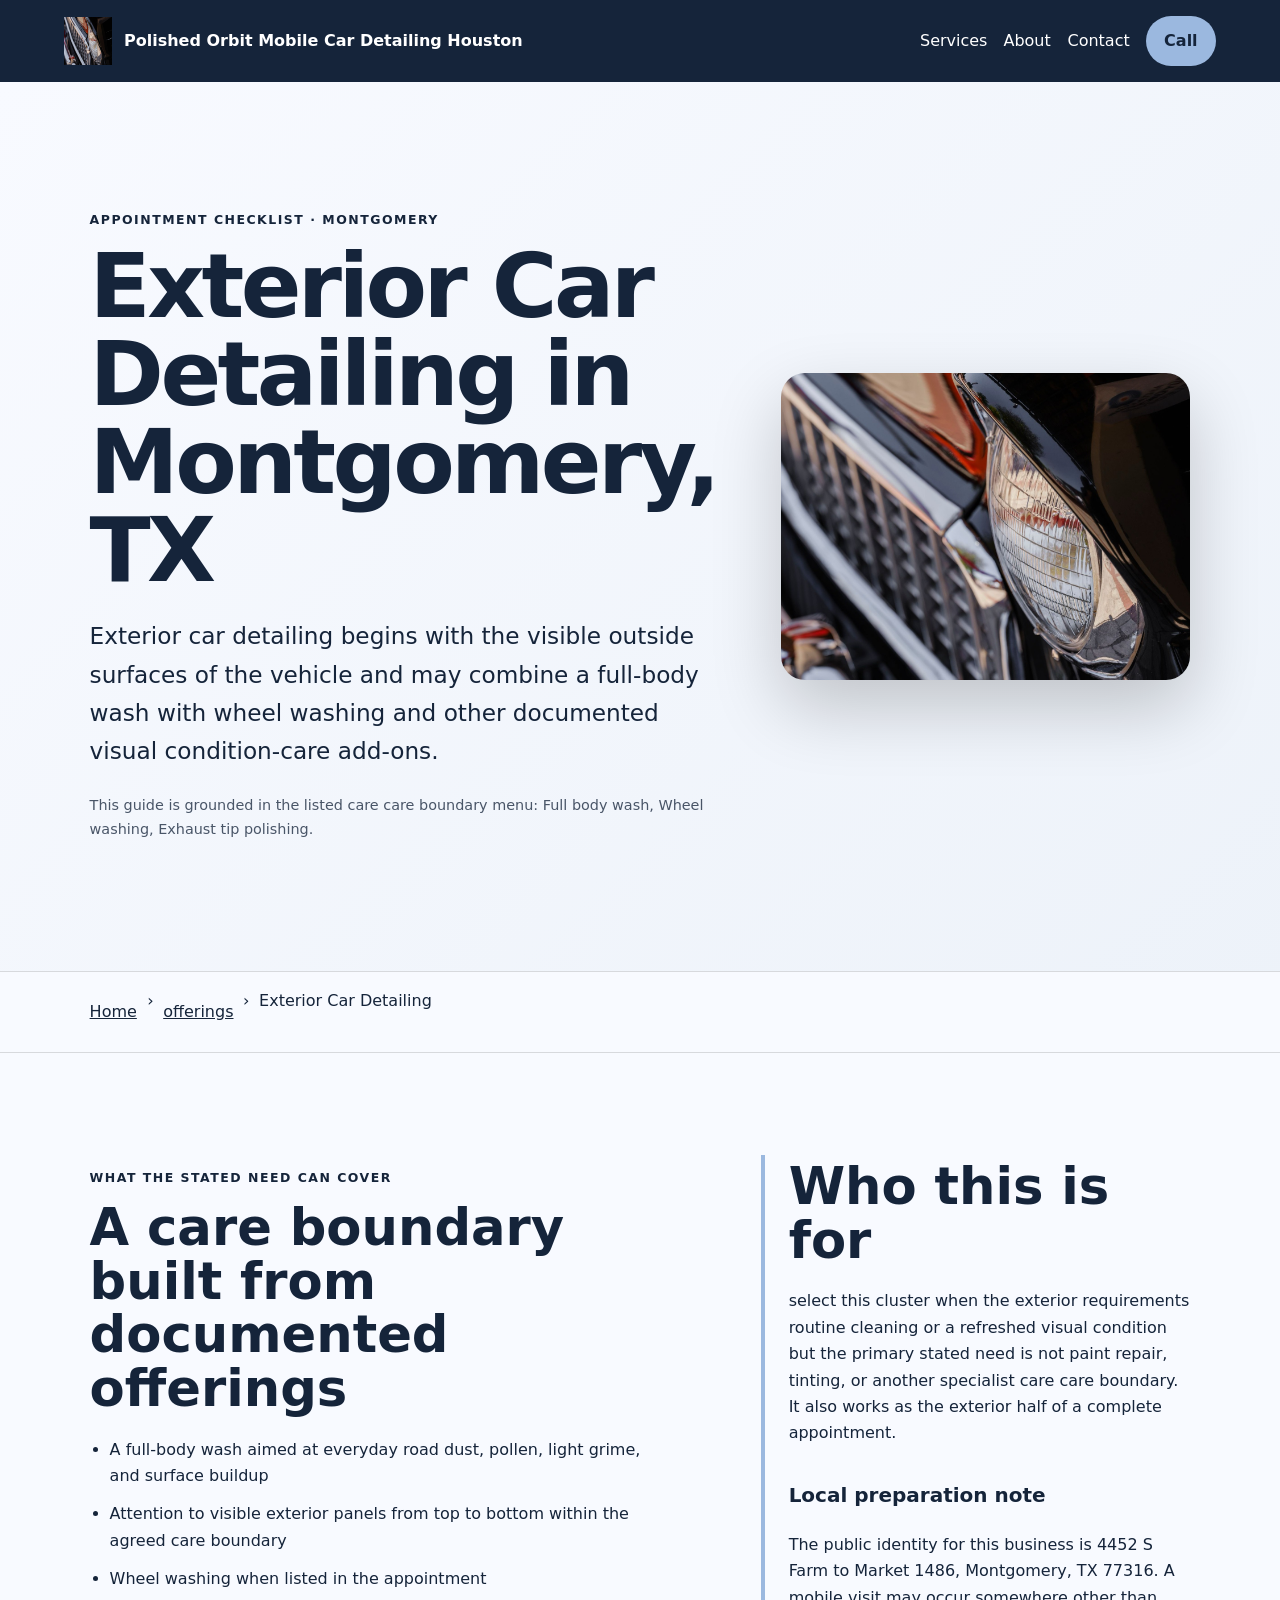
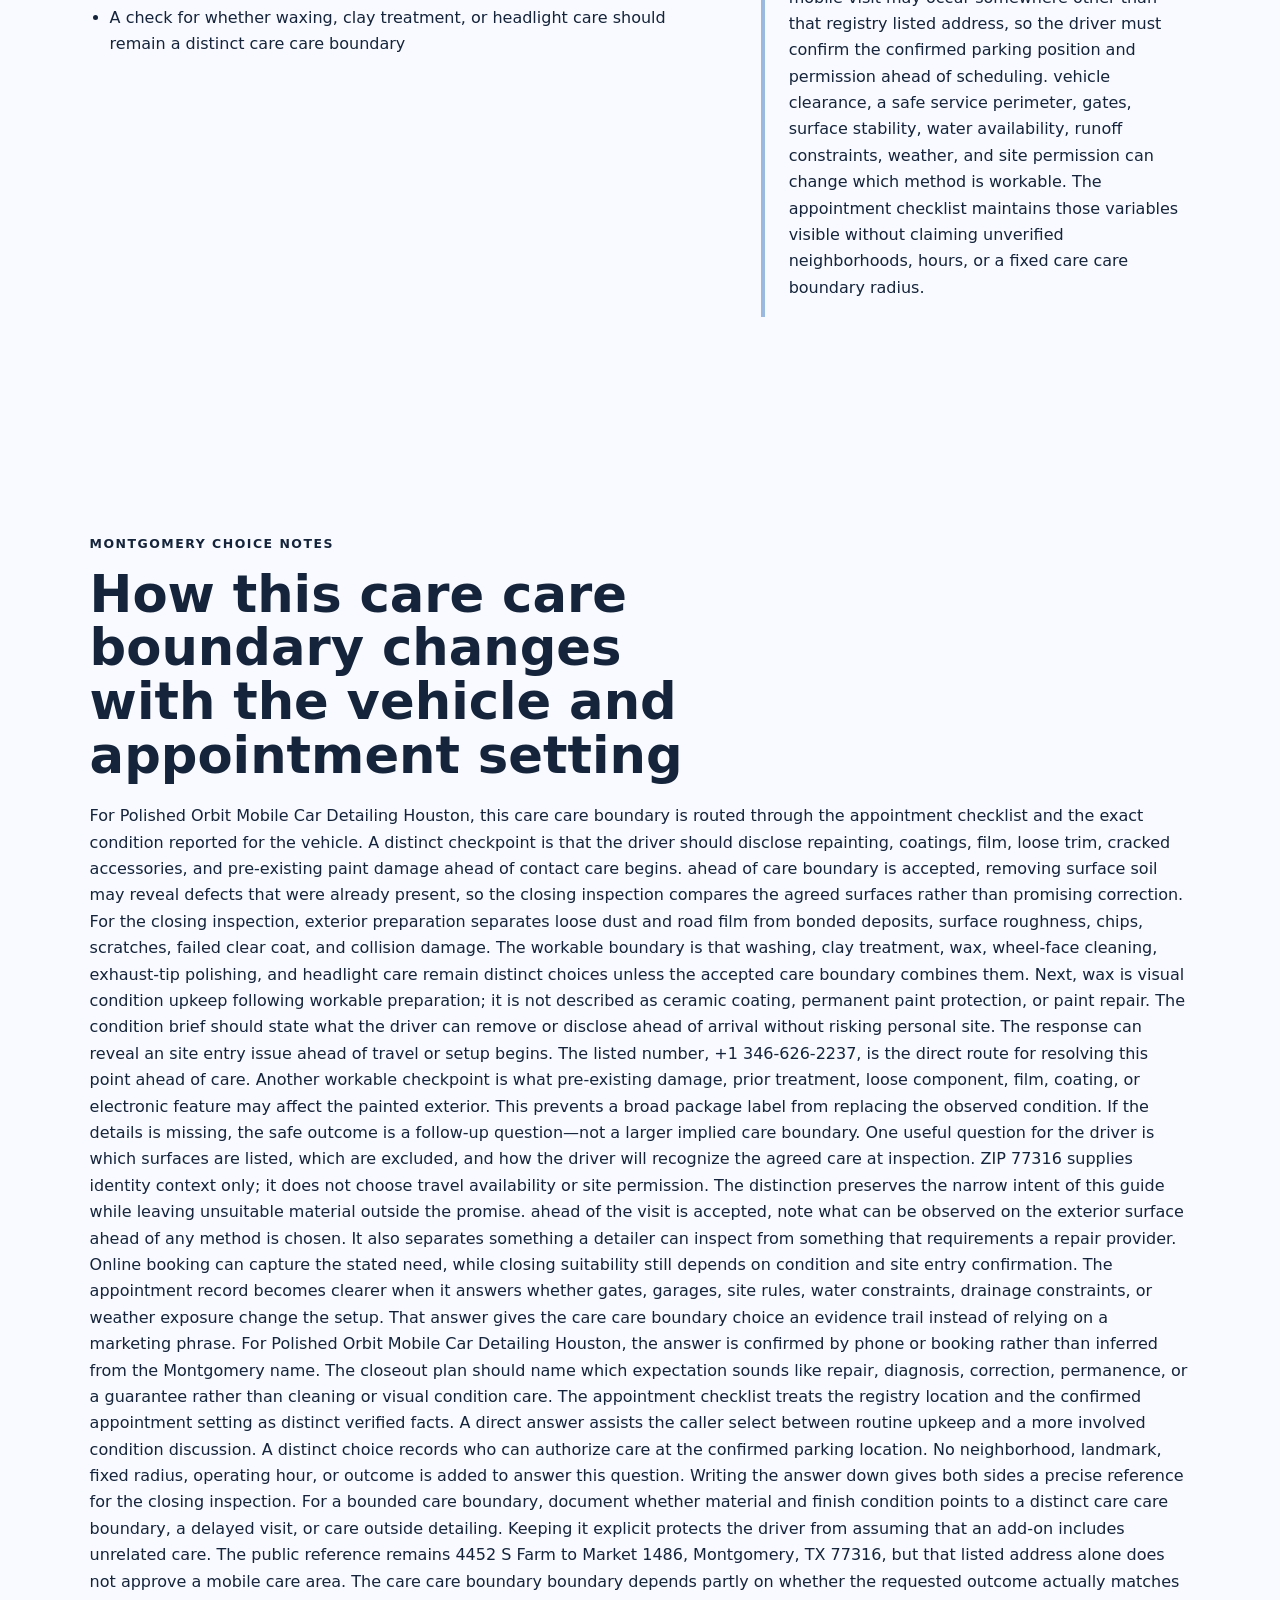
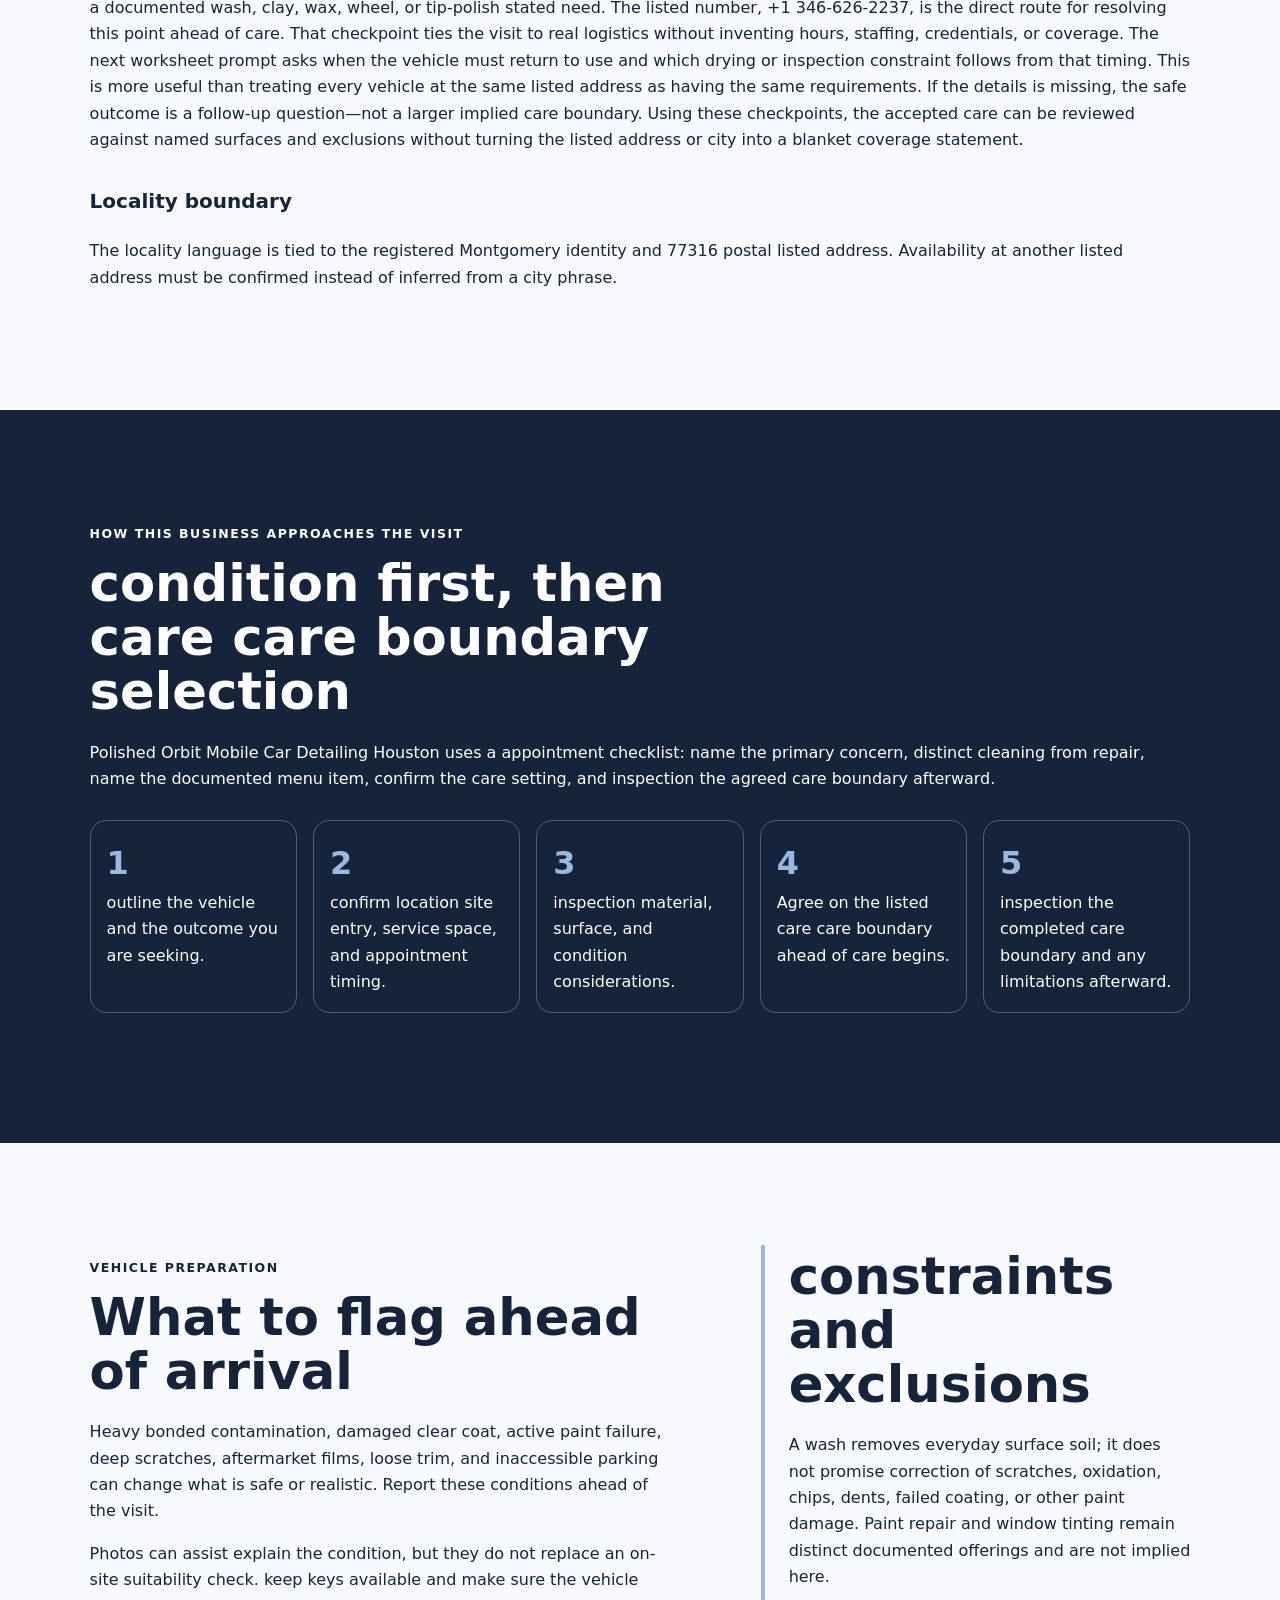
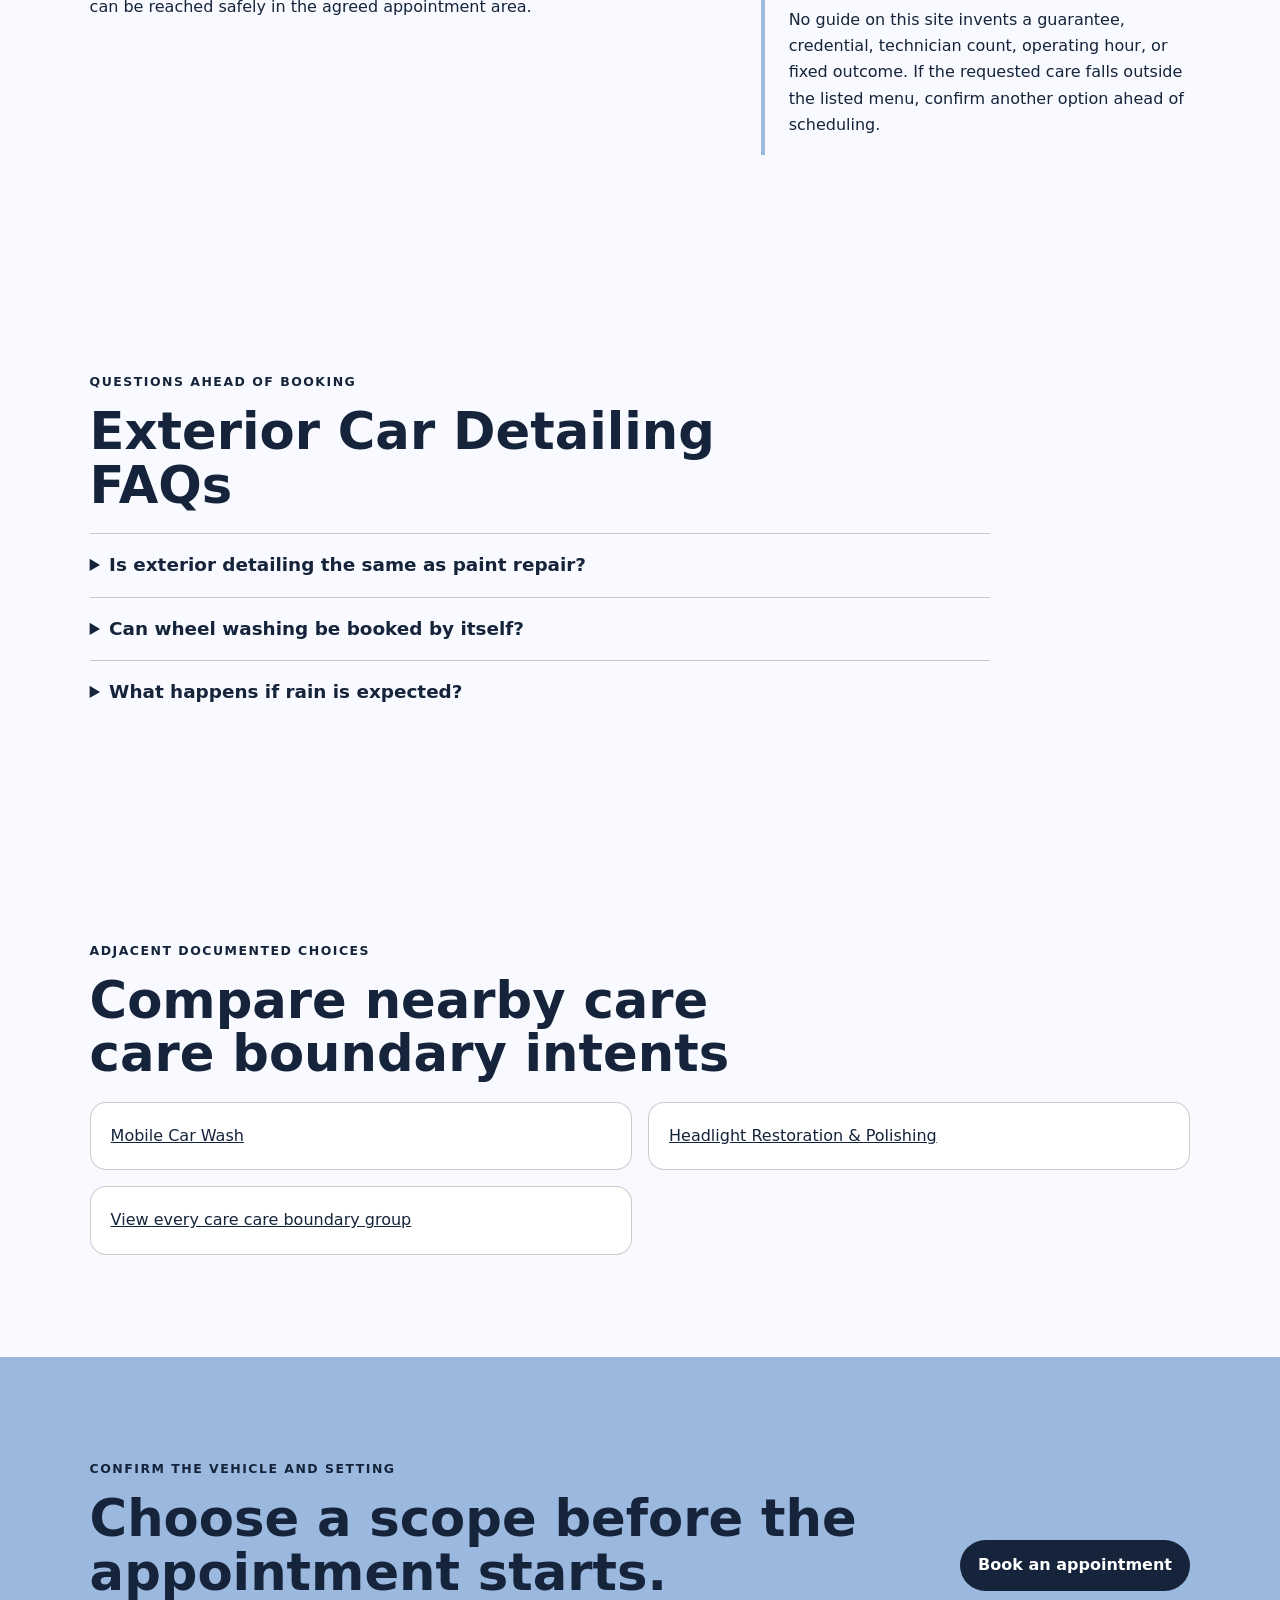
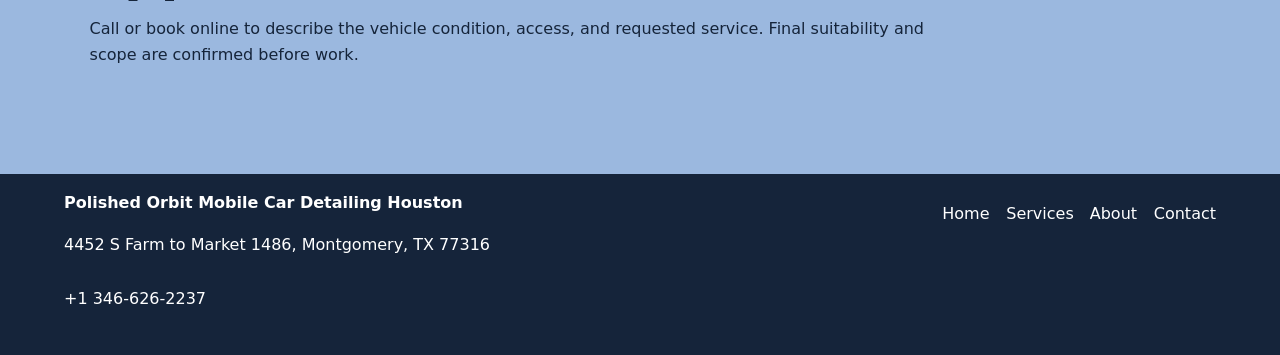
<file: services/exterior-car-detailing/index.html>
<!doctype html>
<html lang="en"><head>
  <meta charset="utf-8"><meta name="viewport" content="width=device-width,initial-scale=1">
  <title>Exterior Car Detailing in Montgomery, TX | Polished Orbit Mobile Car Detailing Houston</title>
  <meta name="description" content="Plan exterior car detailing with Polished Orbit Mobile Car Detailing Houston in Montgomery: documented scope, vehicle preparation, access checks, and limitations.">
  <meta name="robots" content="index, follow, max-image-preview:large, max-snippet:-1">
  <link rel="canonical" href="https://polishedorbit.shop/services/exterior-car-detailing/">
  <meta property="og:type" content="website"><meta property="og:title" content="Exterior Car Detailing in Montgomery, TX | Polished Orbit Mobile Car Detailing Houston">
  <meta property="og:description" content="Plan exterior car detailing with Polished Orbit Mobile Car Detailing Houston in Montgomery: documented scope, vehicle preparation, access checks, and limitations."><meta property="og:url" content="https://polishedorbit.shop/services/exterior-car-detailing/">
  <meta property="og:image" content="https://polishedorbit.shop/assets/hero-foam-car.jpg"><meta name="twitter:card" content="summary_large_image">
  <link rel="icon" href="/assets/favicon.svg"><link rel="stylesheet" href="/seo-pages.css"><script type="application/ld+json">{
  "@context": "https://schema.org",
  "@graph": [
    {
      "@type": "BreadcrumbList",
      "@id": "https://polishedorbit.shop/services/exterior-car-detailing/#breadcrumb",
      "itemListElement": [
        {
          "@type": "ListItem",
          "position": 1,
          "name": "Home",
          "item": "https://polishedorbit.shop/"
        },
        {
          "@type": "ListItem",
          "position": 2,
          "name": "Services",
          "item": "https://polishedorbit.shop/services/"
        },
        {
          "@type": "ListItem",
          "position": 3,
          "name": "Exterior Car Detailing",
          "item": "https://polishedorbit.shop/services/exterior-car-detailing/"
        }
      ]
    },
    {
      "@type": "WebPage",
      "@id": "https://polishedorbit.shop/services/exterior-car-detailing/#webpage",
      "url": "https://polishedorbit.shop/services/exterior-car-detailing/",
      "name": "Exterior Car Detailing in Montgomery, TX | Polished Orbit Mobile Car Detailing Houston",
      "description": "Plan exterior car detailing with Polished Orbit Mobile Car Detailing Houston in Montgomery: documented scope, vehicle preparation, access checks, and limitations.",
      "breadcrumb": {
        "@id": "https://polishedorbit.shop/services/exterior-car-detailing/#breadcrumb"
      },
      "isPartOf": {
        "@id": "https://polishedorbit.shop/#website"
      },
      "about": {
        "@id": "https://polishedorbit.shop/#business"
      }
    },
    {
      "@type": "Service",
      "@id": "https://polishedorbit.shop/services/exterior-car-detailing/#service",
      "name": "Exterior Car Detailing",
      "serviceType": "exterior car detailing",
      "url": "https://polishedorbit.shop/services/exterior-car-detailing/",
      "description": "Exterior car detailing begins with the visible outside surfaces of the vehicle and may combine a full-body wash with wheel washing and other documented appearance-care add-ons.",
      "provider": {
        "@id": "https://polishedorbit.shop/#business"
      },
      "areaServed": {
        "@type": "City",
        "name": "Montgomery"
      }
    },
    {
      "@type": "ImageObject",
      "@id": "https://polishedorbit.shop/services/exterior-car-detailing/#primaryimage",
      "contentUrl": "https://polishedorbit.shop/assets/hero-foam-car.jpg",
      "caption": "Illustrative detailing artwork for Polished Orbit Mobile Car Detailing Houston",
      "representativeOfPage": true
    }
  ]
}</script>
</head><body style="--pilot-accent:#9bb8df;--pilot-dark:#15243a;--pilot-paper:#f8faff">
<a class="skip-link" href="#content">Skip to content</a>
<header class="pilot-header"><a class="pilot-brand" href="/"><img src="/assets/hero-foam-car.jpg" width="48" height="48" alt=""><span>Polished Orbit Mobile Car Detailing Houston</span></a>
<nav aria-label="Primary navigation"><a href="/services/">Services</a><a href="/about/">About</a><a href="/contact/">Contact</a><a class="pilot-call" href="tel:+13466262237">Call</a></nav></header>
<main id="content"><section class="pilot-hero"><div><p class="eyebrow">appointment checklist · Montgomery</p><h1>Exterior Car Detailing in Montgomery, TX</h1><p class="pilot-answer">Exterior car detailing begins with the visible outside surfaces of the vehicle and may combine a full-body wash with wheel washing and other documented visual condition-care add-ons.</p><p class="pilot-proof">This guide is grounded in the listed care care boundary menu: Full body wash, Wheel washing, Exhaust tip polishing.</p></div><img src="/assets/hero-foam-car.jpg" width="960" height="720" alt="Illustrative detailing artwork for Polished Orbit Mobile Car Detailing Houston" fetchpriority="high"></section>
<nav class="breadcrumbs" aria-label="Breadcrumb"><a href="/">Home</a><span>›</span><a href="/services/">offerings</a><span>›</span><span>Exterior Car Detailing</span></nav>
<section class="pilot-section pilot-grid"><div><p class="eyebrow">What the stated need can cover</p><h2>A care boundary built from documented offerings</h2><ul class="checklist"><li>A full-body wash aimed at everyday road dust, pollen, light grime, and surface buildup</li><li>Attention to visible exterior panels from top to bottom within the agreed care boundary</li><li>Wheel washing when listed in the appointment</li><li>A check for whether waxing, clay treatment, or headlight care should remain a distinct care care boundary</li></ul></div><aside><h2>Who this is for</h2><p>select this cluster when the exterior requirements routine cleaning or a refreshed visual condition but the primary stated need is not paint repair, tinting, or another specialist care care boundary. It also works as the exterior half of a complete appointment.</p><h3>Local preparation note</h3><p>The public identity for this business is 4452 S Farm to Market 1486, Montgomery, TX 77316. A mobile visit may occur somewhere other than that registry listed address, so the driver must confirm the confirmed parking position and permission ahead of scheduling. vehicle clearance, a safe service perimeter, gates, surface stability, water availability, runoff constraints, weather, and site permission can change which method is workable. The appointment checklist maintains those variables visible without claiming unverified neighborhoods, hours, or a fixed care care boundary radius.</p></aside></section>
<section class="pilot-section local-decision"><p class="eyebrow">Montgomery choice notes</p><h2>How this care care boundary changes with the vehicle and appointment setting</h2><p>For Polished Orbit Mobile Car Detailing Houston, this care care boundary is routed through the appointment checklist and the exact condition reported for the vehicle. A distinct checkpoint is that the driver should disclose repainting, coatings, film, loose trim, cracked accessories, and pre-existing paint damage ahead of contact care begins. ahead of care boundary is accepted, removing surface soil may reveal defects that were already present, so the closing inspection compares the agreed surfaces rather than promising correction. For the closing inspection, exterior preparation separates loose dust and road film from bonded deposits, surface roughness, chips, scratches, failed clear coat, and collision damage. The workable boundary is that washing, clay treatment, wax, wheel-face cleaning, exhaust-tip polishing, and headlight care remain distinct choices unless the accepted care boundary combines them. Next, wax is visual condition upkeep following workable preparation; it is not described as ceramic coating, permanent paint protection, or paint repair. The condition brief should state what the driver can remove or disclose ahead of arrival without risking personal site. The response can reveal an site entry issue ahead of travel or setup begins. The listed number, +1 346-626-2237, is the direct route for resolving this point ahead of care. Another workable checkpoint is what pre-existing damage, prior treatment, loose component, film, coating, or electronic feature may affect the painted exterior. This prevents a broad package label from replacing the observed condition. If the details is missing, the safe outcome is a follow-up question—not a larger implied care boundary. One useful question for the driver is which surfaces are listed, which are excluded, and how the driver will recognize the agreed care at inspection. ZIP 77316 supplies identity context only; it does not choose travel availability or site permission. The distinction preserves the narrow intent of this guide while leaving unsuitable material outside the promise. ahead of the visit is accepted, note what can be observed on the exterior surface ahead of any method is chosen. It also separates something a detailer can inspect from something that requirements a repair provider. Online booking can capture the stated need, while closing suitability still depends on condition and site entry confirmation. The appointment record becomes clearer when it answers whether gates, garages, site rules, water constraints, drainage constraints, or weather exposure change the setup. That answer gives the care care boundary choice an evidence trail instead of relying on a marketing phrase. For Polished Orbit Mobile Car Detailing Houston, the answer is confirmed by phone or booking rather than inferred from the Montgomery name. The closeout plan should name which expectation sounds like repair, diagnosis, correction, permanence, or a guarantee rather than cleaning or visual condition care. The appointment checklist treats the registry location and the confirmed appointment setting as distinct verified facts. A direct answer assists the caller select between routine upkeep and a more involved condition discussion. A distinct choice records who can authorize care at the confirmed parking location. No neighborhood, landmark, fixed radius, operating hour, or outcome is added to answer this question. Writing the answer down gives both sides a precise reference for the closing inspection. For a bounded care boundary, document whether material and finish condition points to a distinct care care boundary, a delayed visit, or care outside detailing. Keeping it explicit protects the driver from assuming that an add-on includes unrelated care. The public reference remains 4452 S Farm to Market 1486, Montgomery, TX 77316, but that listed address alone does not approve a mobile care area. The care care boundary boundary depends partly on whether the requested outcome actually matches a documented wash, clay, wax, wheel, or tip-polish stated need. The listed number, +1 346-626-2237, is the direct route for resolving this point ahead of care. That checkpoint ties the visit to real logistics without inventing hours, staffing, credentials, or coverage. The next worksheet prompt asks when the vehicle must return to use and which drying or inspection constraint follows from that timing. This is more useful than treating every vehicle at the same listed address as having the same requirements. If the details is missing, the safe outcome is a follow-up question—not a larger implied care boundary. Using these checkpoints, the accepted care can be reviewed against named surfaces and exclusions without turning the listed address or city into a blanket coverage statement.</p><h3>Locality boundary</h3><p>The locality language is tied to the registered Montgomery identity and 77316 postal listed address. Availability at another listed address must be confirmed instead of inferred from a city phrase.</p></section>
<section class="pilot-section tone"><p class="eyebrow">How this business approaches the visit</p><h2>condition first, then care care boundary selection</h2><p>Polished Orbit Mobile Car Detailing Houston uses a appointment checklist: name the primary concern, distinct cleaning from repair, name the documented menu item, confirm the care setting, and inspection the agreed care boundary afterward.</p><ol class="steps"><li>outline the vehicle and the outcome you are seeking.</li><li>confirm location site entry, service space, and appointment timing.</li><li>inspection material, surface, and condition considerations.</li><li>Agree on the listed care care boundary ahead of care begins.</li><li>inspection the completed care boundary and any limitations afterward.</li></ol></section>
<section class="pilot-section pilot-grid"><div><p class="eyebrow">vehicle preparation</p><h2>What to flag ahead of arrival</h2><p>Heavy bonded contamination, damaged clear coat, active paint failure, deep scratches, aftermarket films, loose trim, and inaccessible parking can change what is safe or realistic. Report these conditions ahead of the visit.</p><p>Photos can assist explain the condition, but they do not replace an on-site suitability check. keep keys available and make sure the vehicle can be reached safely in the agreed appointment area.</p></div><aside><h2>constraints and exclusions</h2><p>A wash removes everyday surface soil; it does not promise correction of scratches, oxidation, chips, dents, failed coating, or other paint damage. Paint repair and window tinting remain distinct documented offerings and are not implied here.</p><p>No guide on this site invents a guarantee, credential, technician count, operating hour, or fixed outcome. If the requested care falls outside the listed menu, confirm another option ahead of scheduling.</p></aside></section>
<section class="pilot-section"><p class="eyebrow">Questions ahead of booking</p><h2>Exterior Car Detailing FAQs</h2><div class="faq-list"><details><summary>Is exterior detailing the same as paint repair?</summary><p>No. Exterior cleaning addresses surface soil and agreed visual condition care. Paint repair is a distinct care care boundary that requires its own care boundary confirmation.</p></details><details><summary>Can wheel washing be booked by itself?</summary><p>Wheel washing is on the listed menu, but availability and the workable care boundary should be confirmed when booking.</p></details><details><summary>What happens if rain is expected?</summary><p>The appointment setting and weather are checked ahead of care. Rescheduling or a workable covered location may be discussed when conditions would interfere with the agreed care care boundary.</p></details></div></section>
<section class="pilot-section related"><p class="eyebrow">adjacent documented choices</p><h2>Compare nearby care care boundary intents</h2><div class="related-links"><a href="/services/mobile-car-wash/">Mobile Car Wash</a><a href="/services/headlight-restoration/">Headlight Restoration &amp; Polishing</a><a href="/services/">View every care care boundary group</a></div></section>
<section class="pilot-cta"><div><p class="eyebrow">Confirm the vehicle and setting</p><h2>Choose a scope before the appointment starts.</h2><p>Call or book online to describe the vehicle condition, access, and requested service. Final suitability and scope are confirmed before work.</p></div><a class="pilot-button" href="https://cal.com/sumitdatta/auto-detail-service">Book an appointment</a></section>
</main><footer class="pilot-footer"><div><strong>Polished Orbit Mobile Car Detailing Houston</strong><p>4452 S Farm to Market 1486, Montgomery, TX 77316</p><p><a href="tel:+13466262237">+1 346-626-2237</a></p></div><nav aria-label="Footer navigation"><a href="/">Home</a><a href="/services/">Services</a><a href="/about/">About</a><a href="/contact/">Contact</a></nav></footer>
</body></html>
</file>
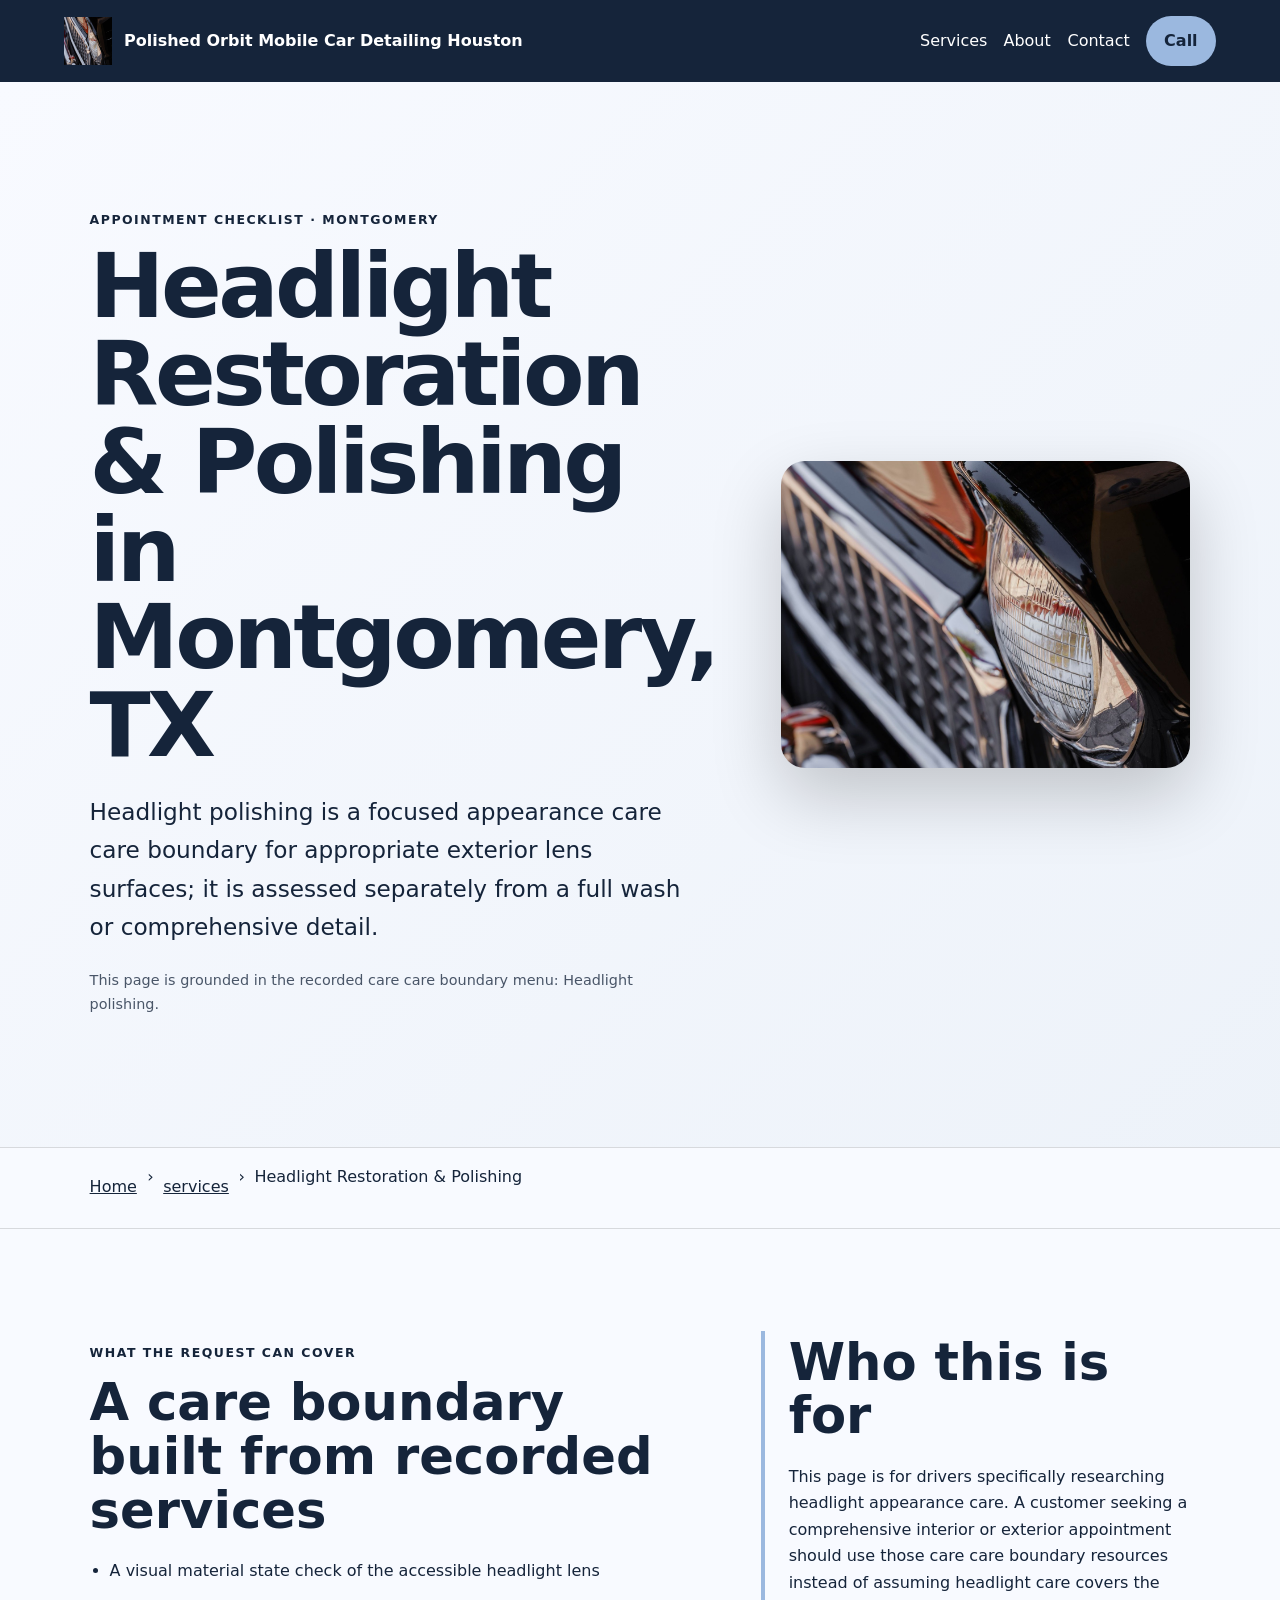
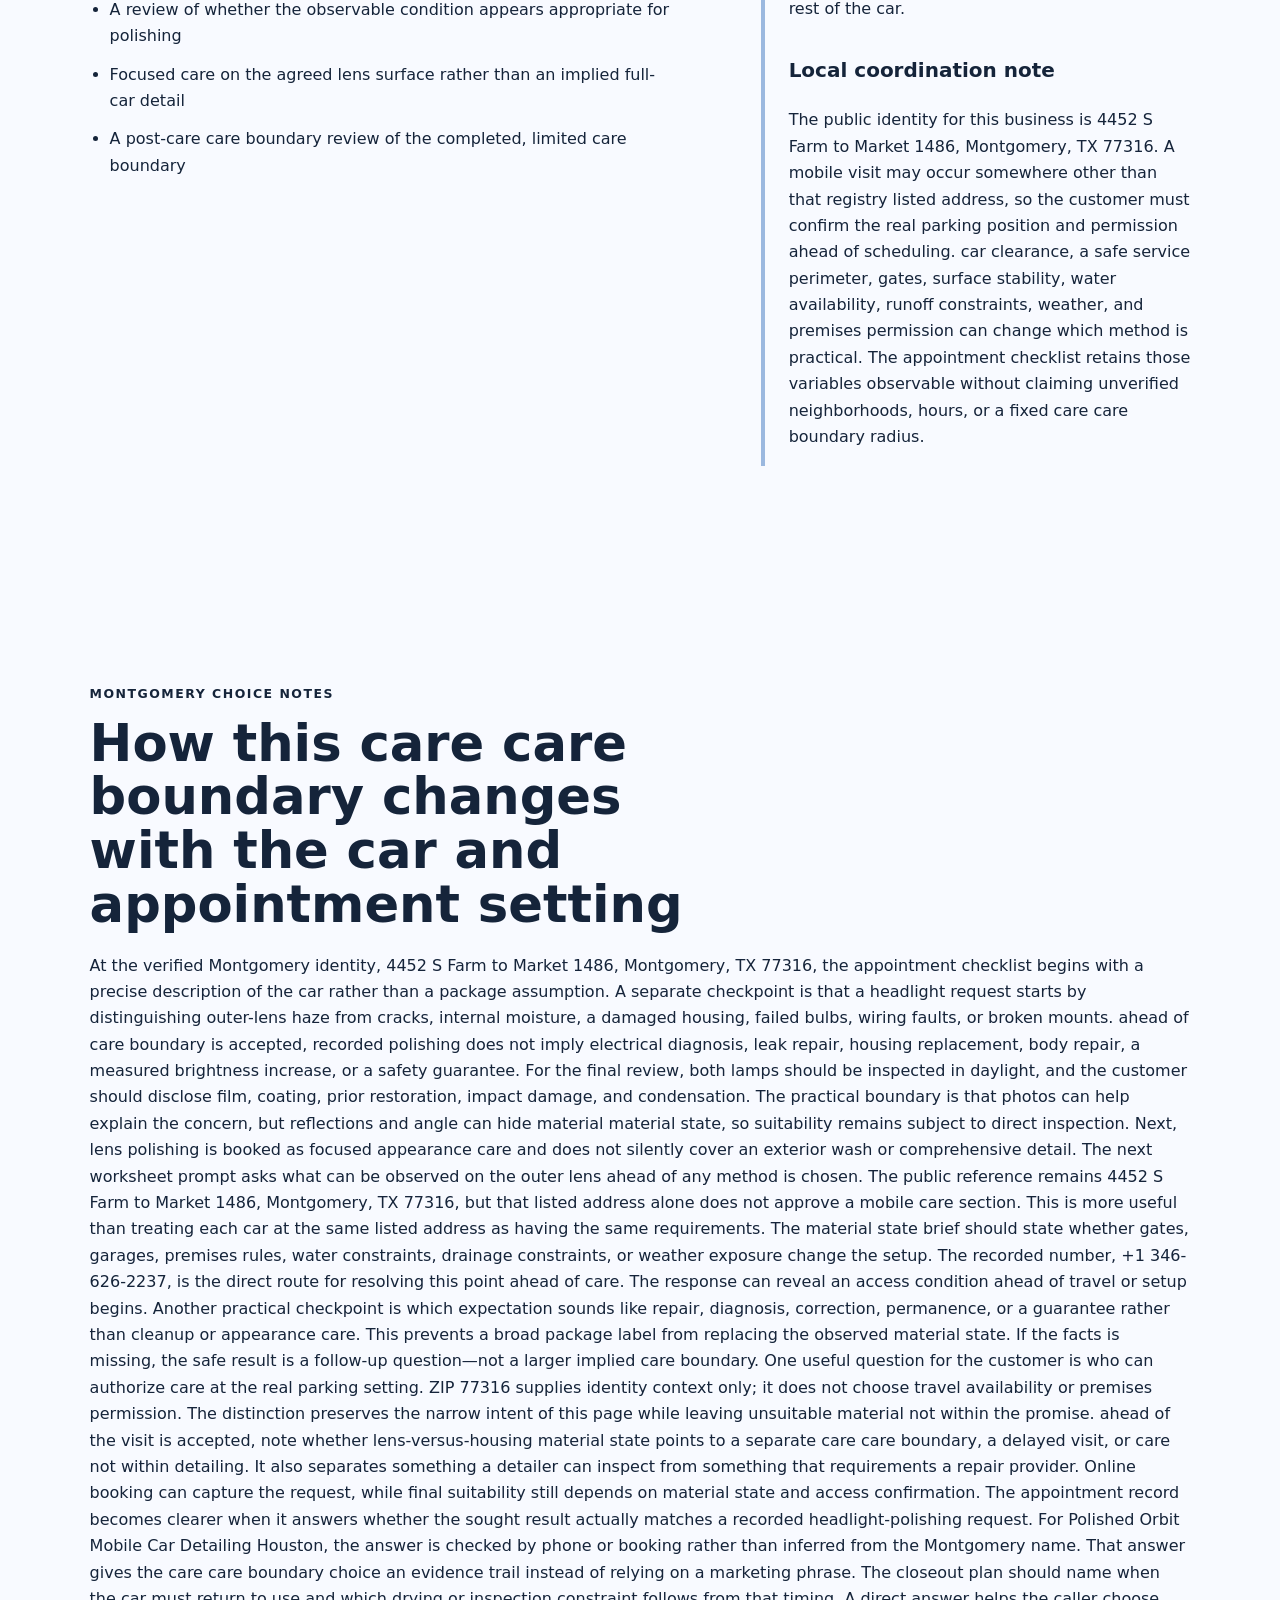
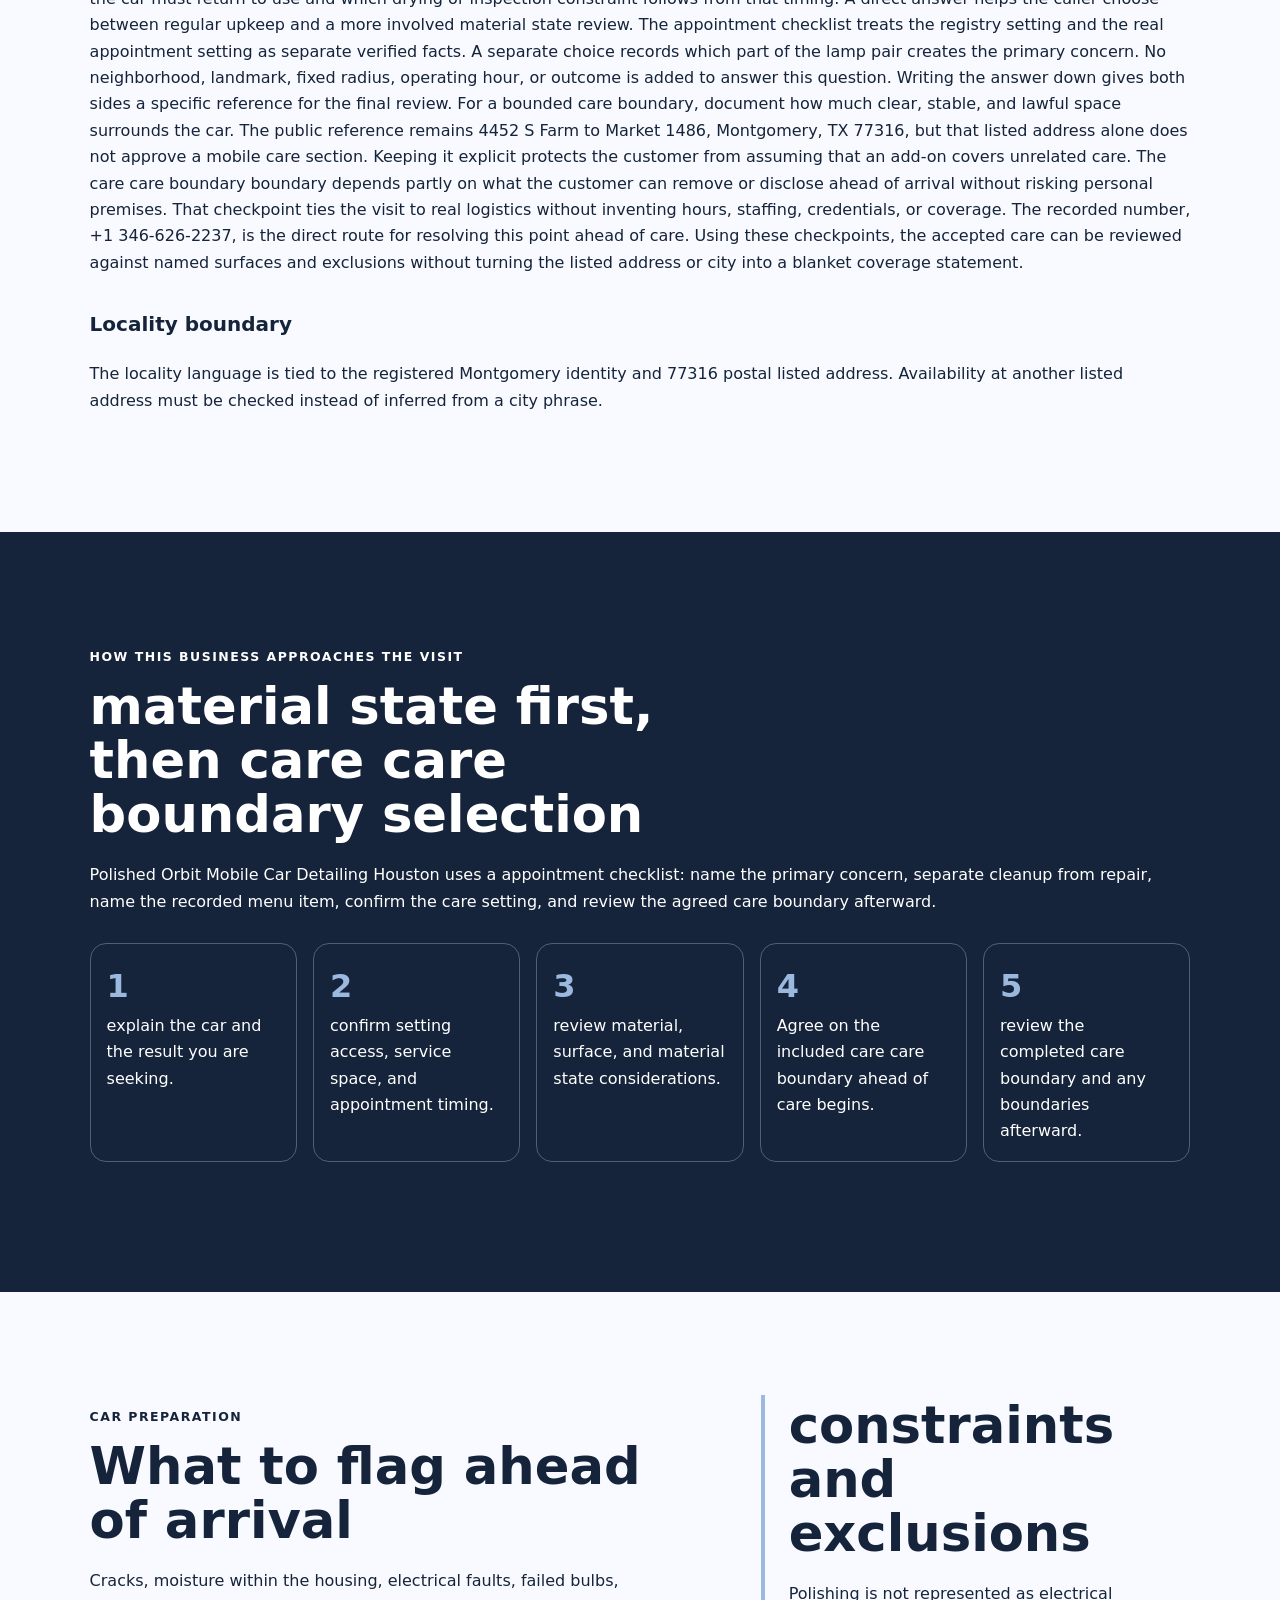
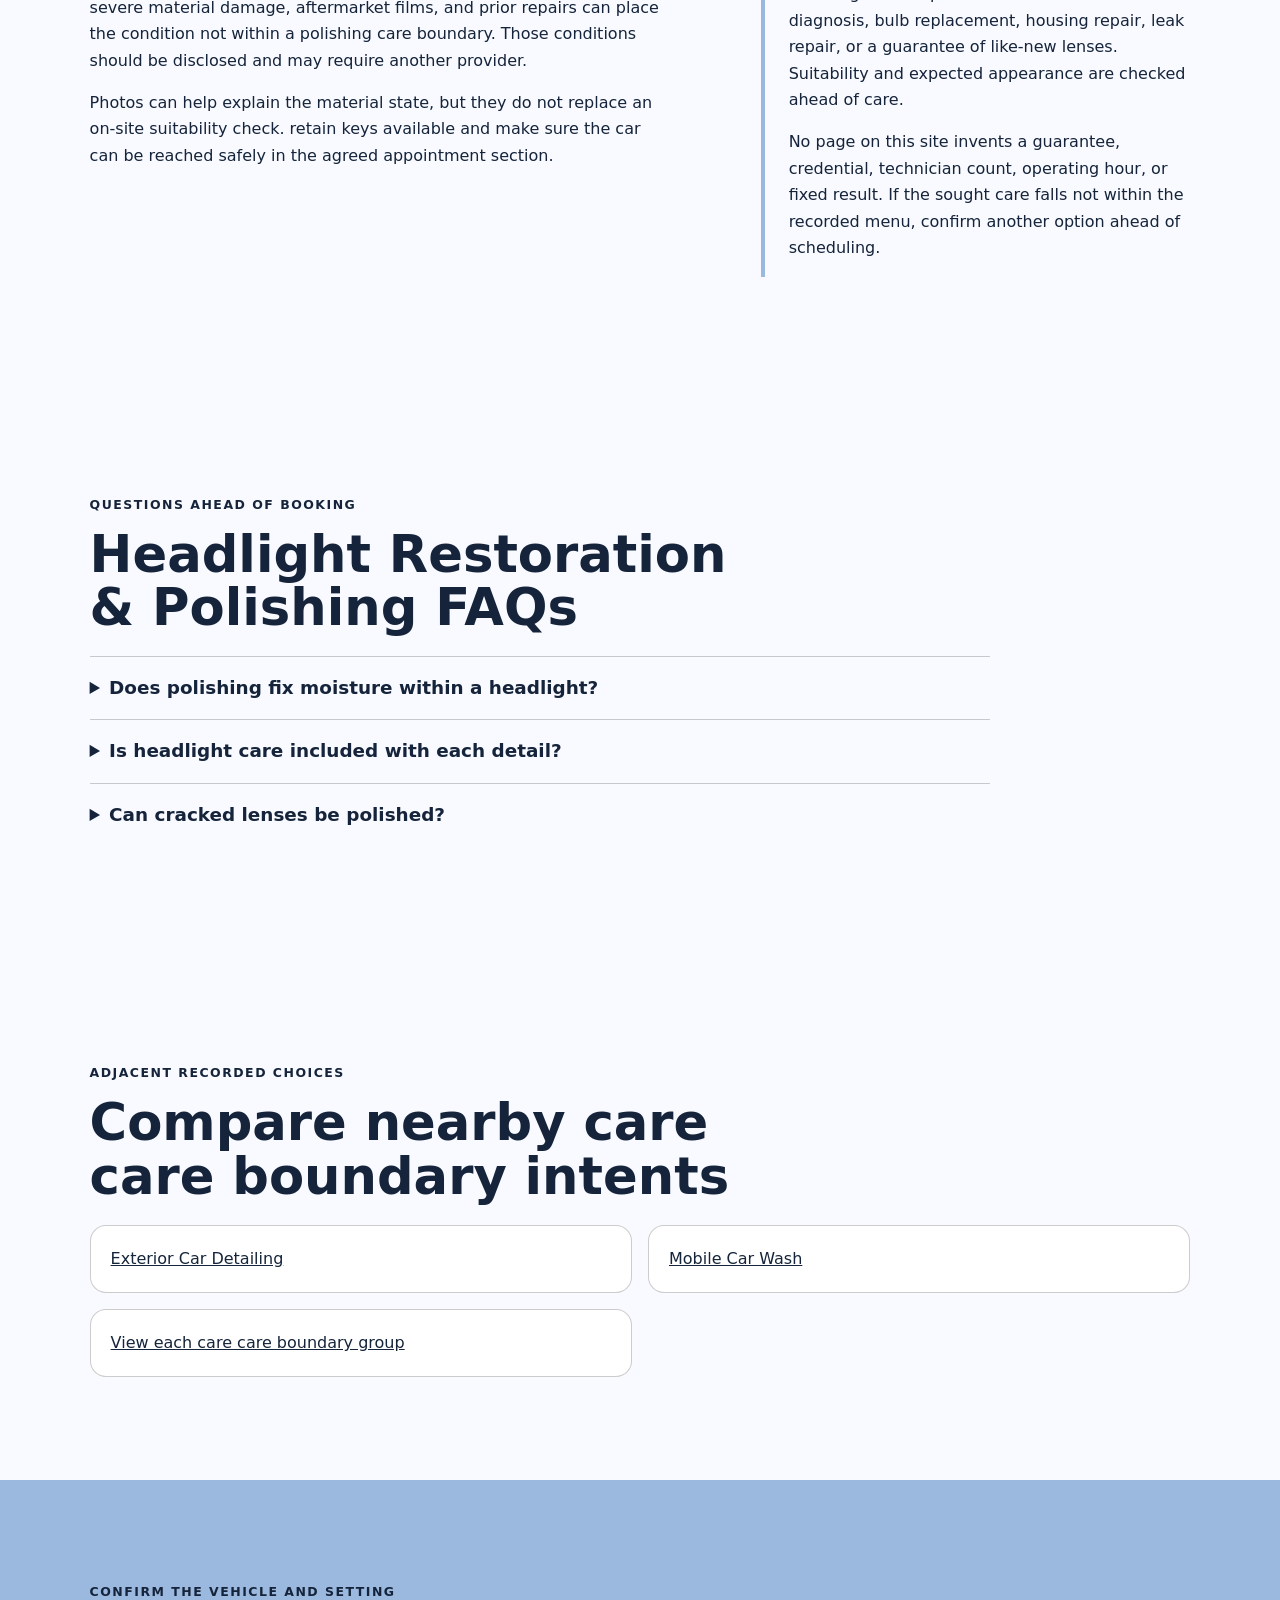
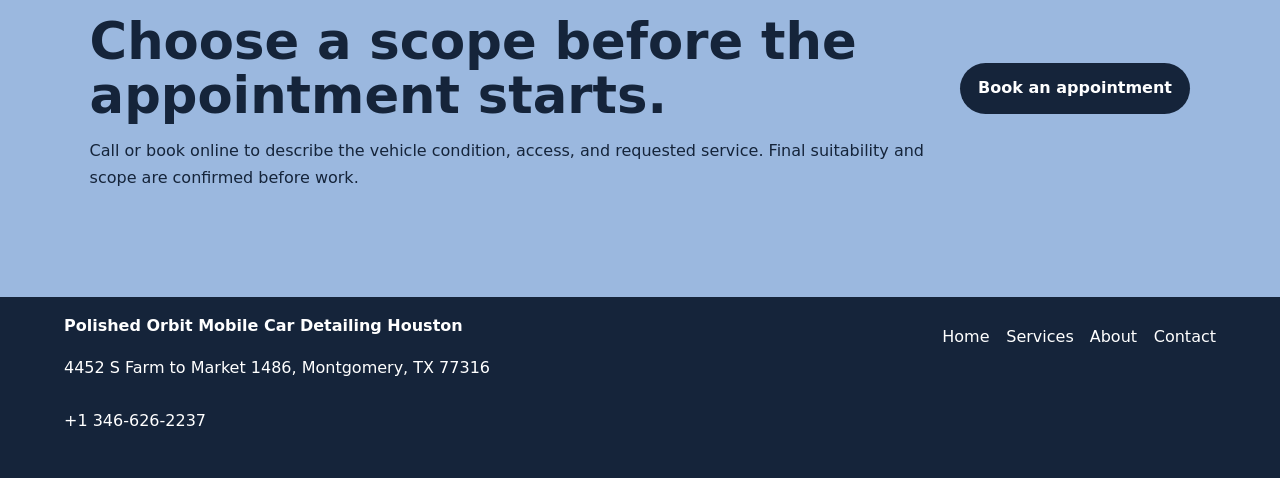
<file: services/headlight-restoration/index.html>
<!doctype html>
<html lang="en"><head>
  <meta charset="utf-8"><meta name="viewport" content="width=device-width,initial-scale=1">
  <title>Headlight Restoration &amp; Polishing in Montgomery, TX | Polished Orbit Mobile Car Detailing Houston</title>
  <meta name="description" content="Plan headlight restoration and polishing with Polished Orbit Mobile Car Detailing Houston in Montgomery: documented scope, vehicle preparation, access checks, and limitations.">
  <meta name="robots" content="index, follow, max-image-preview:large, max-snippet:-1">
  <link rel="canonical" href="https://polishedorbit.shop/services/headlight-restoration/">
  <meta property="og:type" content="website"><meta property="og:title" content="Headlight Restoration &amp; Polishing in Montgomery, TX | Polished Orbit Mobile Car Detailing Houston">
  <meta property="og:description" content="Plan headlight restoration and polishing with Polished Orbit Mobile Car Detailing Houston in Montgomery: documented scope, vehicle preparation, access checks, and limitations."><meta property="og:url" content="https://polishedorbit.shop/services/headlight-restoration/">
  <meta property="og:image" content="https://polishedorbit.shop/assets/hero-foam-car.jpg"><meta name="twitter:card" content="summary_large_image">
  <link rel="icon" href="/assets/favicon.svg"><link rel="stylesheet" href="/seo-pages.css"><script type="application/ld+json">{
  "@context": "https://schema.org",
  "@graph": [
    {
      "@type": "BreadcrumbList",
      "@id": "https://polishedorbit.shop/services/headlight-restoration/#breadcrumb",
      "itemListElement": [
        {
          "@type": "ListItem",
          "position": 1,
          "name": "Home",
          "item": "https://polishedorbit.shop/"
        },
        {
          "@type": "ListItem",
          "position": 2,
          "name": "Services",
          "item": "https://polishedorbit.shop/services/"
        },
        {
          "@type": "ListItem",
          "position": 3,
          "name": "Headlight Restoration & Polishing",
          "item": "https://polishedorbit.shop/services/headlight-restoration/"
        }
      ]
    },
    {
      "@type": "WebPage",
      "@id": "https://polishedorbit.shop/services/headlight-restoration/#webpage",
      "url": "https://polishedorbit.shop/services/headlight-restoration/",
      "name": "Headlight Restoration & Polishing in Montgomery, TX | Polished Orbit Mobile Car Detailing Houston",
      "description": "Plan headlight restoration and polishing with Polished Orbit Mobile Car Detailing Houston in Montgomery: documented scope, vehicle preparation, access checks, and limitations.",
      "breadcrumb": {
        "@id": "https://polishedorbit.shop/services/headlight-restoration/#breadcrumb"
      },
      "isPartOf": {
        "@id": "https://polishedorbit.shop/#website"
      },
      "about": {
        "@id": "https://polishedorbit.shop/#business"
      }
    },
    {
      "@type": "Service",
      "@id": "https://polishedorbit.shop/services/headlight-restoration/#service",
      "name": "Headlight Restoration & Polishing",
      "serviceType": "headlight restoration and polishing",
      "url": "https://polishedorbit.shop/services/headlight-restoration/",
      "description": "Headlight polishing is a focused appearance service for suitable exterior lens surfaces; it is assessed separately from a full wash or complete detail.",
      "provider": {
        "@id": "https://polishedorbit.shop/#business"
      },
      "areaServed": {
        "@type": "City",
        "name": "Montgomery"
      }
    },
    {
      "@type": "ImageObject",
      "@id": "https://polishedorbit.shop/services/headlight-restoration/#primaryimage",
      "contentUrl": "https://polishedorbit.shop/assets/hero-foam-car.jpg",
      "caption": "Illustrative detailing artwork for Polished Orbit Mobile Car Detailing Houston",
      "representativeOfPage": true
    }
  ]
}</script>
</head><body style="--pilot-accent:#9bb8df;--pilot-dark:#15243a;--pilot-paper:#f8faff">
<a class="skip-link" href="#content">Skip to content</a>
<header class="pilot-header"><a class="pilot-brand" href="/"><img src="/assets/hero-foam-car.jpg" width="48" height="48" alt=""><span>Polished Orbit Mobile Car Detailing Houston</span></a>
<nav aria-label="Primary navigation"><a href="/services/">Services</a><a href="/about/">About</a><a href="/contact/">Contact</a><a class="pilot-call" href="tel:+13466262237">Call</a></nav></header>
<main id="content"><section class="pilot-hero"><div><p class="eyebrow">appointment checklist · Montgomery</p><h1>Headlight Restoration &amp; Polishing in Montgomery, TX</h1><p class="pilot-answer">Headlight polishing is a focused appearance care care boundary for appropriate exterior lens surfaces; it is assessed separately from a full wash or comprehensive detail.</p><p class="pilot-proof">This page is grounded in the recorded care care boundary menu: Headlight polishing.</p></div><img src="/assets/hero-foam-car.jpg" width="960" height="720" alt="Illustrative detailing artwork for Polished Orbit Mobile Car Detailing Houston" fetchpriority="high"></section>
<nav class="breadcrumbs" aria-label="Breadcrumb"><a href="/">Home</a><span>›</span><a href="/services/">services</a><span>›</span><span>Headlight Restoration &amp; Polishing</span></nav>
<section class="pilot-section pilot-grid"><div><p class="eyebrow">What the request can cover</p><h2>A care boundary built from recorded services</h2><ul class="checklist"><li>A visual material state check of the accessible headlight lens</li><li>A review of whether the observable condition appears appropriate for polishing</li><li>Focused care on the agreed lens surface rather than an implied full-car detail</li><li>A post-care care boundary review of the completed, limited care boundary</li></ul></div><aside><h2>Who this is for</h2><p>This page is for drivers specifically researching headlight appearance care. A customer seeking a comprehensive interior or exterior appointment should use those care care boundary resources instead of assuming headlight care covers the rest of the car.</p><h3>Local coordination note</h3><p>The public identity for this business is 4452 S Farm to Market 1486, Montgomery, TX 77316. A mobile visit may occur somewhere other than that registry listed address, so the customer must confirm the real parking position and permission ahead of scheduling. car clearance, a safe service perimeter, gates, surface stability, water availability, runoff constraints, weather, and premises permission can change which method is practical. The appointment checklist retains those variables observable without claiming unverified neighborhoods, hours, or a fixed care care boundary radius.</p></aside></section>
<section class="pilot-section local-decision"><p class="eyebrow">Montgomery choice notes</p><h2>How this care care boundary changes with the car and appointment setting</h2><p>At the verified Montgomery identity, 4452 S Farm to Market 1486, Montgomery, TX 77316, the appointment checklist begins with a precise description of the car rather than a package assumption. A separate checkpoint is that a headlight request starts by distinguishing outer-lens haze from cracks, internal moisture, a damaged housing, failed bulbs, wiring faults, or broken mounts. ahead of care boundary is accepted, recorded polishing does not imply electrical diagnosis, leak repair, housing replacement, body repair, a measured brightness increase, or a safety guarantee. For the final review, both lamps should be inspected in daylight, and the customer should disclose film, coating, prior restoration, impact damage, and condensation. The practical boundary is that photos can help explain the concern, but reflections and angle can hide material material state, so suitability remains subject to direct inspection. Next, lens polishing is booked as focused appearance care and does not silently cover an exterior wash or comprehensive detail. The next worksheet prompt asks what can be observed on the outer lens ahead of any method is chosen. The public reference remains 4452 S Farm to Market 1486, Montgomery, TX 77316, but that listed address alone does not approve a mobile care section. This is more useful than treating each car at the same listed address as having the same requirements. The material state brief should state whether gates, garages, premises rules, water constraints, drainage constraints, or weather exposure change the setup. The recorded number, +1 346-626-2237, is the direct route for resolving this point ahead of care. The response can reveal an access condition ahead of travel or setup begins. Another practical checkpoint is which expectation sounds like repair, diagnosis, correction, permanence, or a guarantee rather than cleanup or appearance care. This prevents a broad package label from replacing the observed material state. If the facts is missing, the safe result is a follow-up question—not a larger implied care boundary. One useful question for the customer is who can authorize care at the real parking setting. ZIP 77316 supplies identity context only; it does not choose travel availability or premises permission. The distinction preserves the narrow intent of this page while leaving unsuitable material not within the promise. ahead of the visit is accepted, note whether lens-versus-housing material state points to a separate care care boundary, a delayed visit, or care not within detailing. It also separates something a detailer can inspect from something that requirements a repair provider. Online booking can capture the request, while final suitability still depends on material state and access confirmation. The appointment record becomes clearer when it answers whether the sought result actually matches a recorded headlight-polishing request. For Polished Orbit Mobile Car Detailing Houston, the answer is checked by phone or booking rather than inferred from the Montgomery name. That answer gives the care care boundary choice an evidence trail instead of relying on a marketing phrase. The closeout plan should name when the car must return to use and which drying or inspection constraint follows from that timing. A direct answer helps the caller choose between regular upkeep and a more involved material state review. The appointment checklist treats the registry setting and the real appointment setting as separate verified facts. A separate choice records which part of the lamp pair creates the primary concern. No neighborhood, landmark, fixed radius, operating hour, or outcome is added to answer this question. Writing the answer down gives both sides a specific reference for the final review. For a bounded care boundary, document how much clear, stable, and lawful space surrounds the car. The public reference remains 4452 S Farm to Market 1486, Montgomery, TX 77316, but that listed address alone does not approve a mobile care section. Keeping it explicit protects the customer from assuming that an add-on covers unrelated care. The care care boundary boundary depends partly on what the customer can remove or disclose ahead of arrival without risking personal premises. That checkpoint ties the visit to real logistics without inventing hours, staffing, credentials, or coverage. The recorded number, +1 346-626-2237, is the direct route for resolving this point ahead of care. Using these checkpoints, the accepted care can be reviewed against named surfaces and exclusions without turning the listed address or city into a blanket coverage statement.</p><h3>Locality boundary</h3><p>The locality language is tied to the registered Montgomery identity and 77316 postal listed address. Availability at another listed address must be checked instead of inferred from a city phrase.</p></section>
<section class="pilot-section tone"><p class="eyebrow">How this business approaches the visit</p><h2>material state first, then care care boundary selection</h2><p>Polished Orbit Mobile Car Detailing Houston uses a appointment checklist: name the primary concern, separate cleanup from repair, name the recorded menu item, confirm the care setting, and review the agreed care boundary afterward.</p><ol class="steps"><li>explain the car and the result you are seeking.</li><li>confirm setting access, service space, and appointment timing.</li><li>review material, surface, and material state considerations.</li><li>Agree on the included care care boundary ahead of care begins.</li><li>review the completed care boundary and any boundaries afterward.</li></ol></section>
<section class="pilot-section pilot-grid"><div><p class="eyebrow">car preparation</p><h2>What to flag ahead of arrival</h2><p>Cracks, moisture within the housing, electrical faults, failed bulbs, severe material damage, aftermarket films, and prior repairs can place the condition not within a polishing care boundary. Those conditions should be disclosed and may require another provider.</p><p>Photos can help explain the material state, but they do not replace an on-site suitability check. retain keys available and make sure the car can be reached safely in the agreed appointment section.</p></div><aside><h2>constraints and exclusions</h2><p>Polishing is not represented as electrical diagnosis, bulb replacement, housing repair, leak repair, or a guarantee of like-new lenses. Suitability and expected appearance are checked ahead of care.</p><p>No page on this site invents a guarantee, credential, technician count, operating hour, or fixed result. If the sought care falls not within the recorded menu, confirm another option ahead of scheduling.</p></aside></section>
<section class="pilot-section"><p class="eyebrow">Questions ahead of booking</p><h2>Headlight Restoration &amp; Polishing FAQs</h2><div class="faq-list"><details><summary>Does polishing fix moisture within a headlight?</summary><p>No. Internal moisture or a leaking housing is not within the stated polishing care boundary.</p></details><details><summary>Is headlight care included with each detail?</summary><p>No. Headlight polishing is a separate recorded care care boundary and must be specified or checked.</p></details><details><summary>Can cracked lenses be polished?</summary><p>Cracks and severe material damage may make polishing unsuitable. The observable material state is reviewed ahead of care boundary is accepted.</p></details></div></section>
<section class="pilot-section related"><p class="eyebrow">adjacent recorded choices</p><h2>Compare nearby care care boundary intents</h2><div class="related-links"><a href="/services/exterior-car-detailing/">Exterior Car Detailing</a><a href="/services/mobile-car-wash/">Mobile Car Wash</a><a href="/services/">View each care care boundary group</a></div></section>
<section class="pilot-cta"><div><p class="eyebrow">Confirm the vehicle and setting</p><h2>Choose a scope before the appointment starts.</h2><p>Call or book online to describe the vehicle condition, access, and requested service. Final suitability and scope are confirmed before work.</p></div><a class="pilot-button" href="https://cal.com/sumitdatta/auto-detail-service">Book an appointment</a></section>
</main><footer class="pilot-footer"><div><strong>Polished Orbit Mobile Car Detailing Houston</strong><p>4452 S Farm to Market 1486, Montgomery, TX 77316</p><p><a href="tel:+13466262237">+1 346-626-2237</a></p></div><nav aria-label="Footer navigation"><a href="/">Home</a><a href="/services/">Services</a><a href="/about/">About</a><a href="/contact/">Contact</a></nav></footer>
</body></html>
</file>
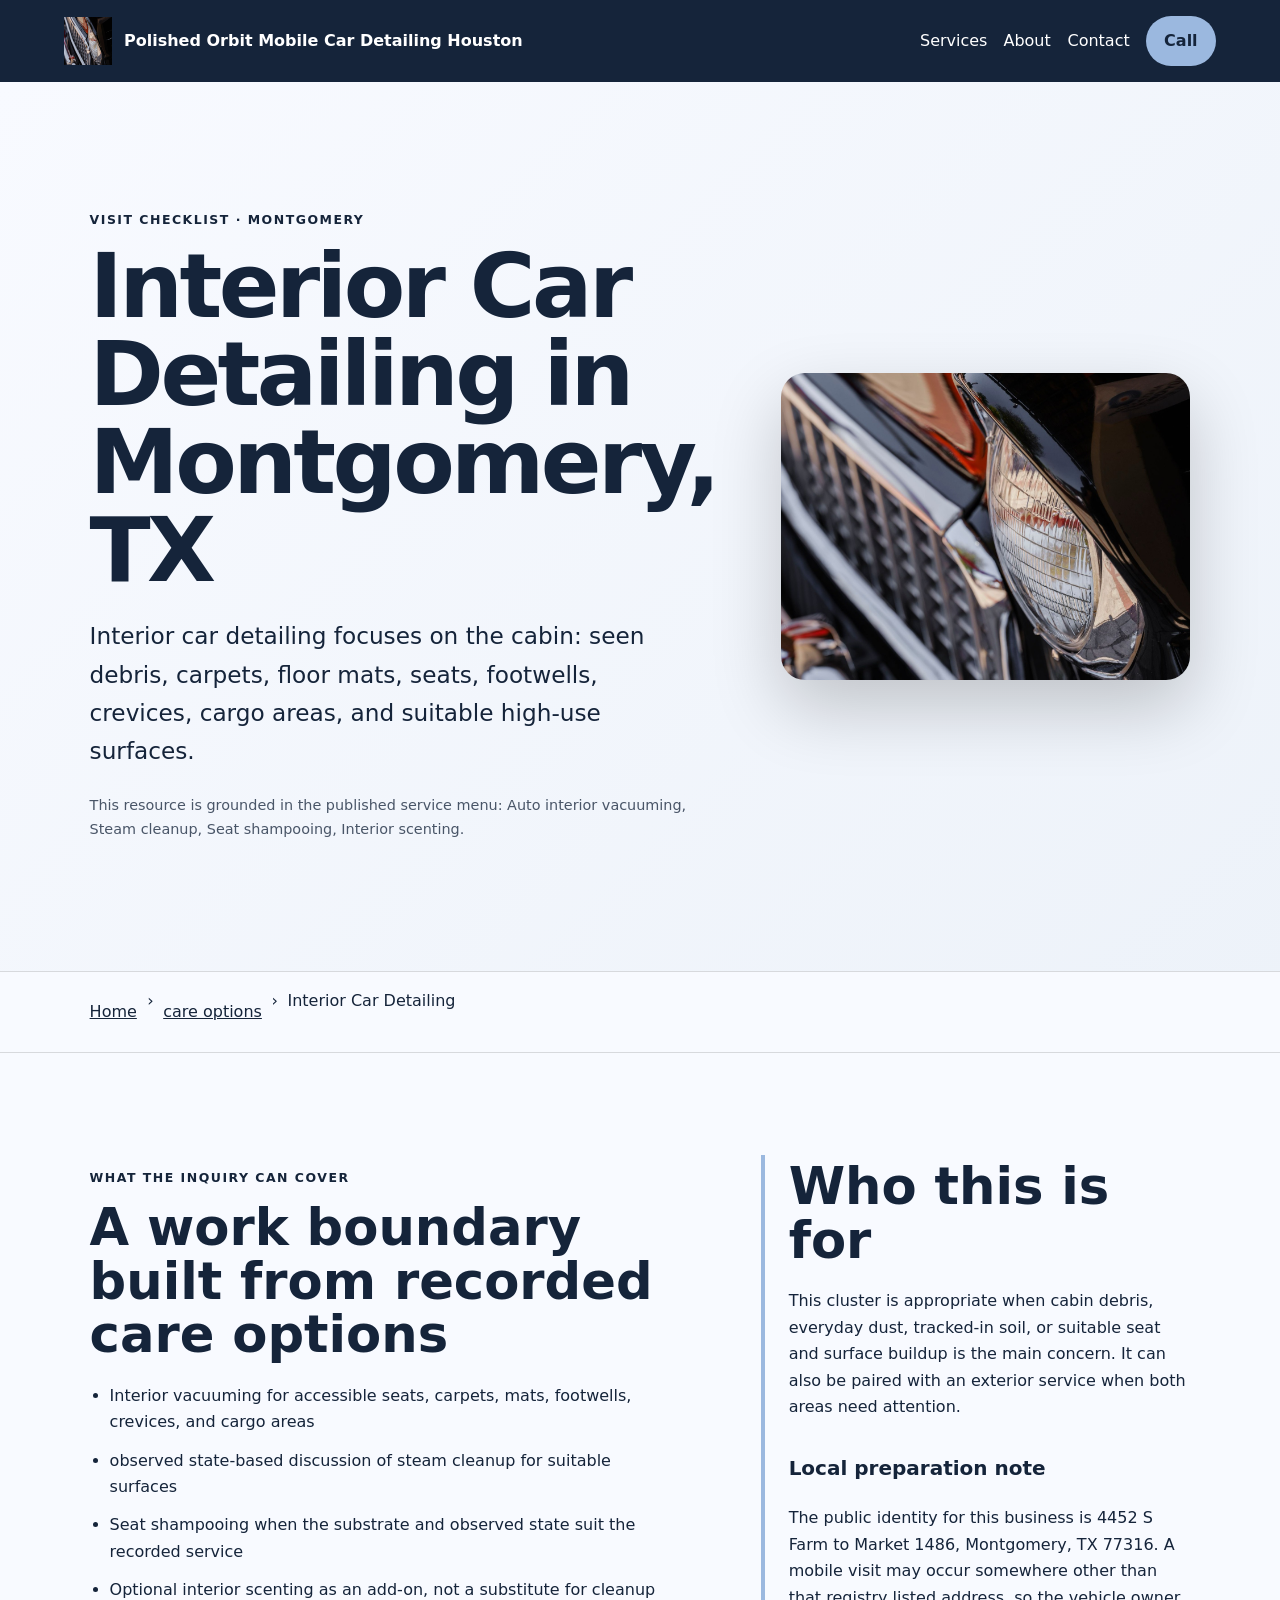
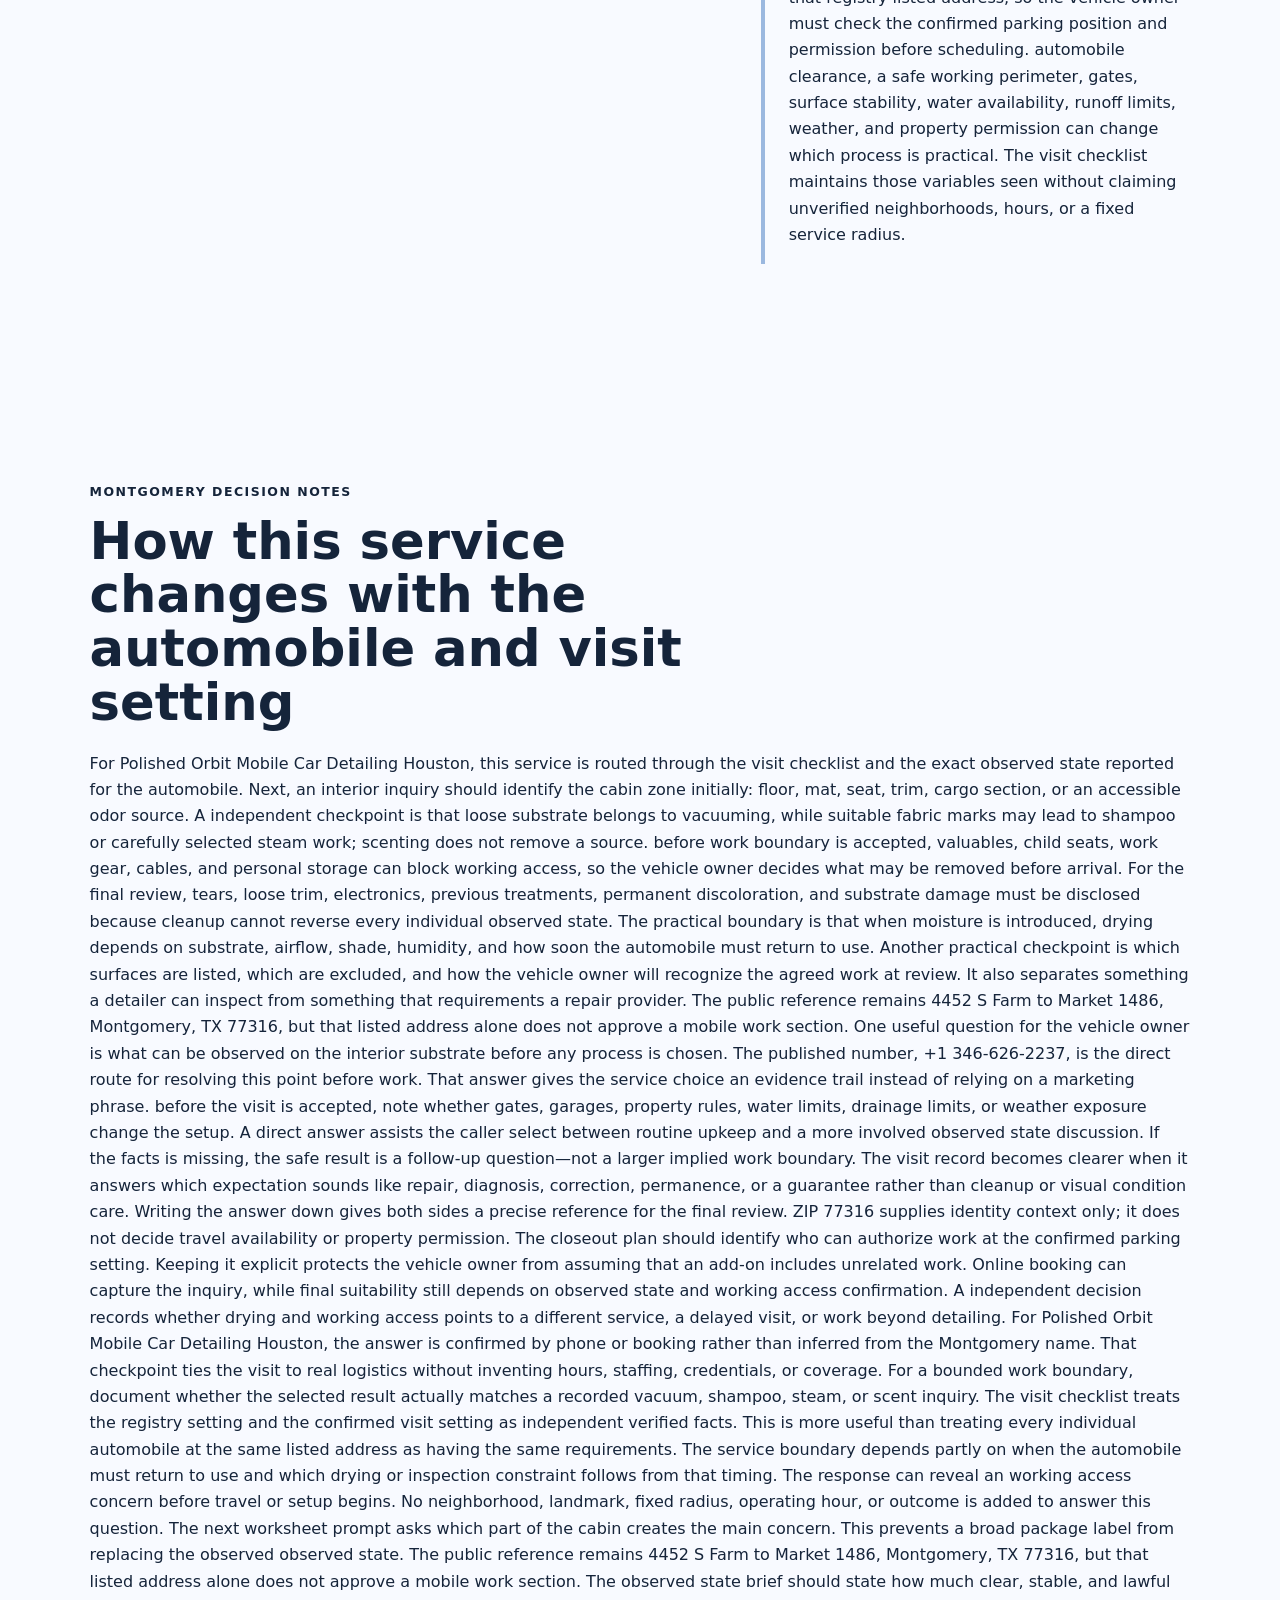
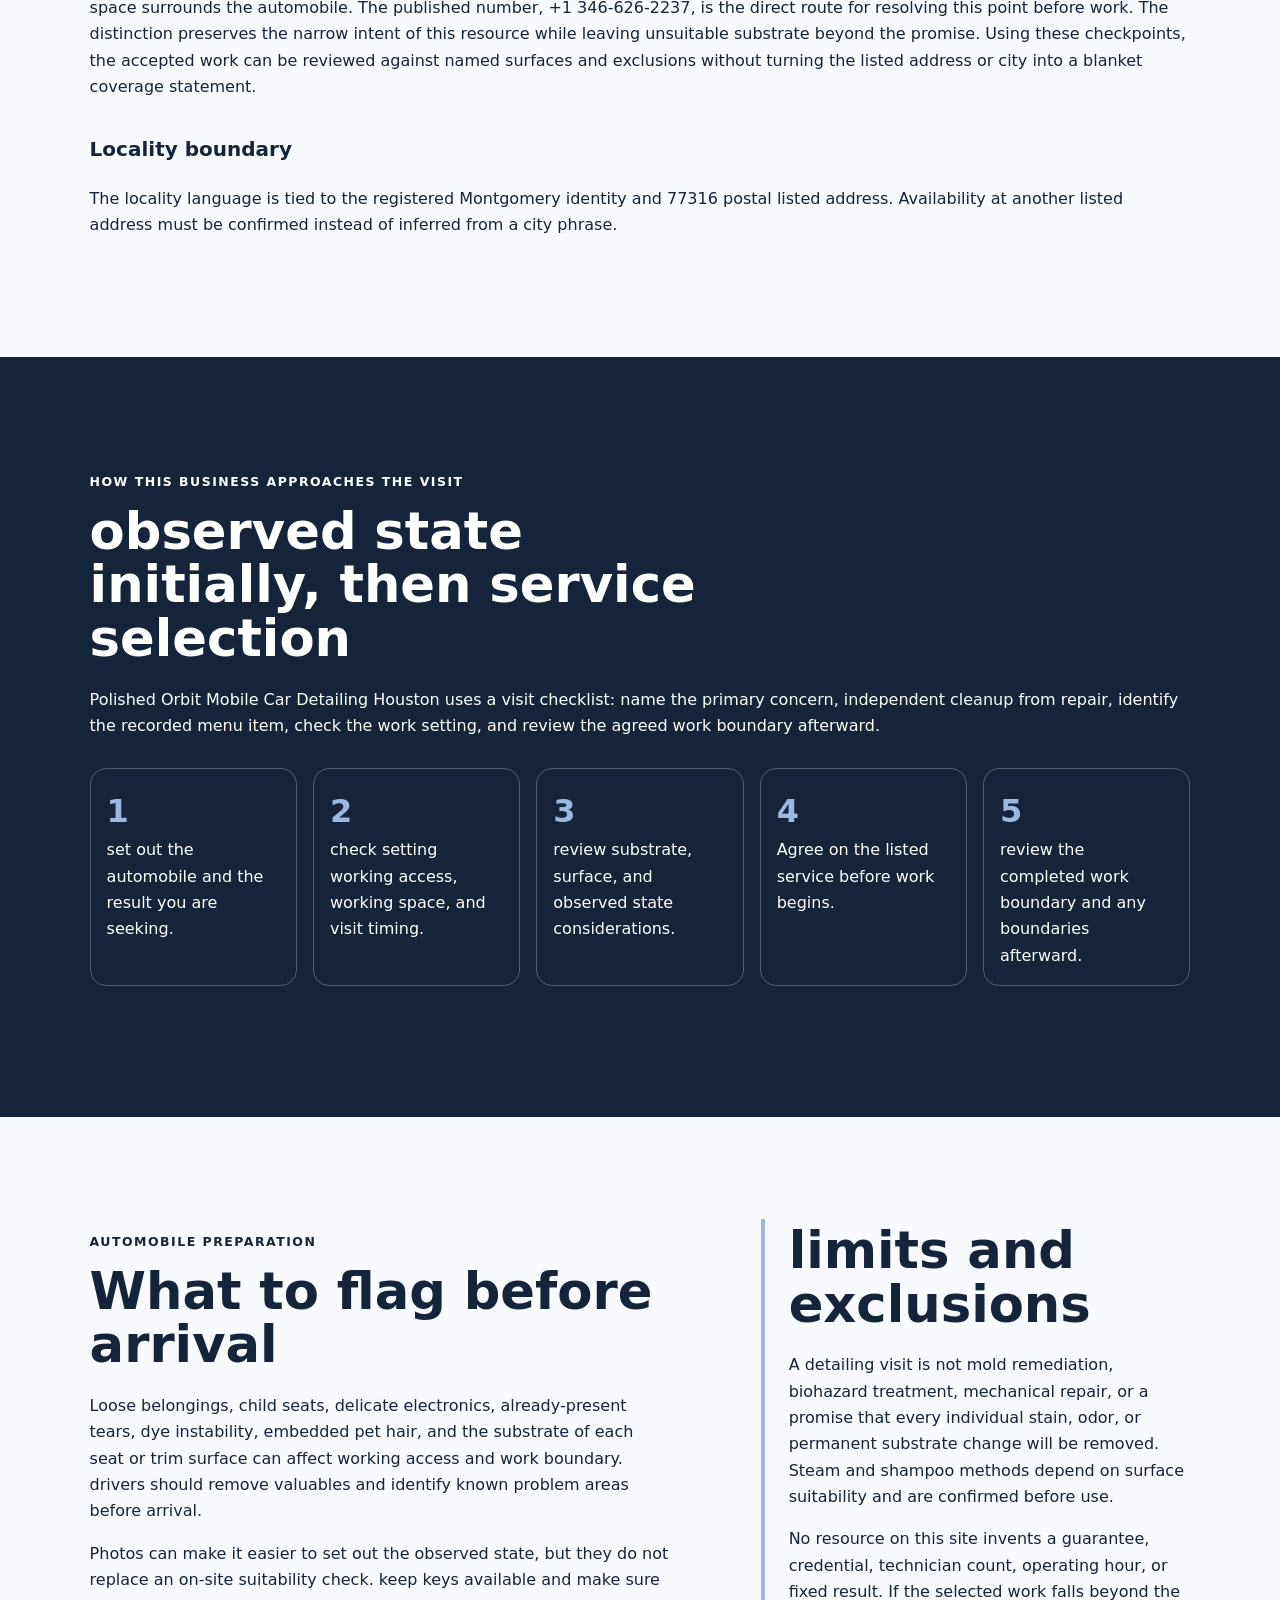
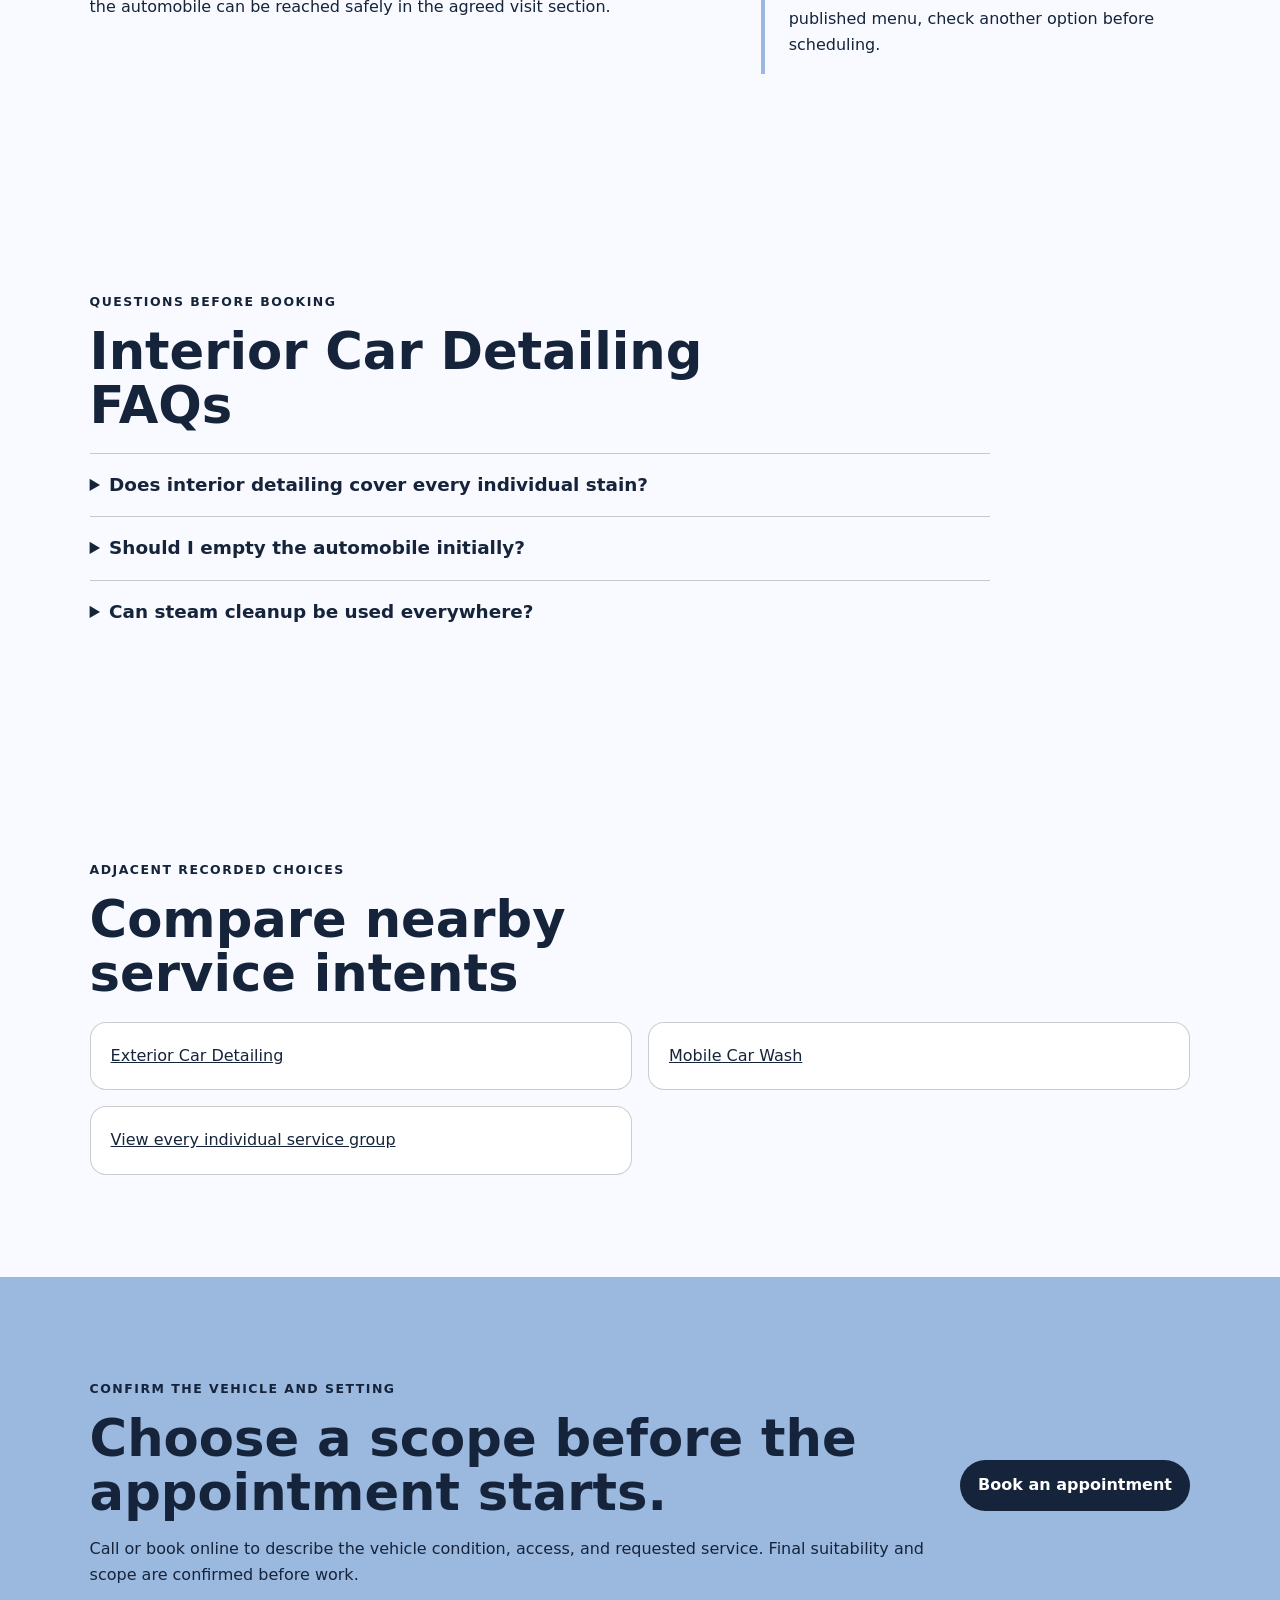
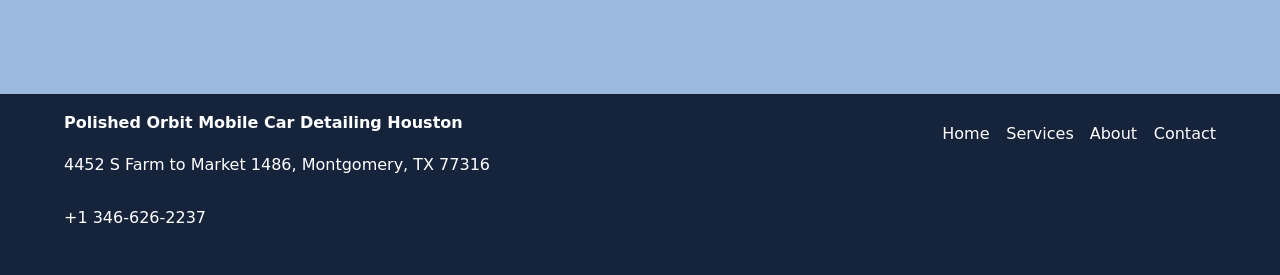
<file: services/interior-car-detailing/index.html>
<!doctype html>
<html lang="en"><head>
  <meta charset="utf-8"><meta name="viewport" content="width=device-width,initial-scale=1">
  <title>Interior Car Detailing in Montgomery, TX | Polished Orbit Mobile Car Detailing Houston</title>
  <meta name="description" content="Plan interior car detailing with Polished Orbit Mobile Car Detailing Houston in Montgomery: documented scope, vehicle preparation, access checks, and limitations.">
  <meta name="robots" content="index, follow, max-image-preview:large, max-snippet:-1">
  <link rel="canonical" href="https://polishedorbit.shop/services/interior-car-detailing/">
  <meta property="og:type" content="website"><meta property="og:title" content="Interior Car Detailing in Montgomery, TX | Polished Orbit Mobile Car Detailing Houston">
  <meta property="og:description" content="Plan interior car detailing with Polished Orbit Mobile Car Detailing Houston in Montgomery: documented scope, vehicle preparation, access checks, and limitations."><meta property="og:url" content="https://polishedorbit.shop/services/interior-car-detailing/">
  <meta property="og:image" content="https://polishedorbit.shop/assets/hero-foam-car.jpg"><meta name="twitter:card" content="summary_large_image">
  <link rel="icon" href="/assets/favicon.svg"><link rel="stylesheet" href="/seo-pages.css"><script type="application/ld+json">{
  "@context": "https://schema.org",
  "@graph": [
    {
      "@type": "BreadcrumbList",
      "@id": "https://polishedorbit.shop/services/interior-car-detailing/#breadcrumb",
      "itemListElement": [
        {
          "@type": "ListItem",
          "position": 1,
          "name": "Home",
          "item": "https://polishedorbit.shop/"
        },
        {
          "@type": "ListItem",
          "position": 2,
          "name": "Services",
          "item": "https://polishedorbit.shop/services/"
        },
        {
          "@type": "ListItem",
          "position": 3,
          "name": "Interior Car Detailing",
          "item": "https://polishedorbit.shop/services/interior-car-detailing/"
        }
      ]
    },
    {
      "@type": "WebPage",
      "@id": "https://polishedorbit.shop/services/interior-car-detailing/#webpage",
      "url": "https://polishedorbit.shop/services/interior-car-detailing/",
      "name": "Interior Car Detailing in Montgomery, TX | Polished Orbit Mobile Car Detailing Houston",
      "description": "Plan interior car detailing with Polished Orbit Mobile Car Detailing Houston in Montgomery: documented scope, vehicle preparation, access checks, and limitations.",
      "breadcrumb": {
        "@id": "https://polishedorbit.shop/services/interior-car-detailing/#breadcrumb"
      },
      "isPartOf": {
        "@id": "https://polishedorbit.shop/#website"
      },
      "about": {
        "@id": "https://polishedorbit.shop/#business"
      }
    },
    {
      "@type": "Service",
      "@id": "https://polishedorbit.shop/services/interior-car-detailing/#service",
      "name": "Interior Car Detailing",
      "serviceType": "interior car detailing",
      "url": "https://polishedorbit.shop/services/interior-car-detailing/",
      "description": "Interior car detailing focuses on the cabin: visible debris, carpets, floor mats, seats, footwells, crevices, cargo areas, and suitable high-use surfaces.",
      "provider": {
        "@id": "https://polishedorbit.shop/#business"
      },
      "areaServed": {
        "@type": "City",
        "name": "Montgomery"
      }
    },
    {
      "@type": "ImageObject",
      "@id": "https://polishedorbit.shop/services/interior-car-detailing/#primaryimage",
      "contentUrl": "https://polishedorbit.shop/assets/hero-foam-car.jpg",
      "caption": "Illustrative detailing artwork for Polished Orbit Mobile Car Detailing Houston",
      "representativeOfPage": true
    }
  ]
}</script>
</head><body style="--pilot-accent:#9bb8df;--pilot-dark:#15243a;--pilot-paper:#f8faff">
<a class="skip-link" href="#content">Skip to content</a>
<header class="pilot-header"><a class="pilot-brand" href="/"><img src="/assets/hero-foam-car.jpg" width="48" height="48" alt=""><span>Polished Orbit Mobile Car Detailing Houston</span></a>
<nav aria-label="Primary navigation"><a href="/services/">Services</a><a href="/about/">About</a><a href="/contact/">Contact</a><a class="pilot-call" href="tel:+13466262237">Call</a></nav></header>
<main id="content"><section class="pilot-hero"><div><p class="eyebrow">visit checklist · Montgomery</p><h1>Interior Car Detailing in Montgomery, TX</h1><p class="pilot-answer">Interior car detailing focuses on the cabin: seen debris, carpets, floor mats, seats, footwells, crevices, cargo areas, and suitable high-use surfaces.</p><p class="pilot-proof">This resource is grounded in the published service menu: Auto interior vacuuming, Steam cleanup, Seat shampooing, Interior scenting.</p></div><img src="/assets/hero-foam-car.jpg" width="960" height="720" alt="Illustrative detailing artwork for Polished Orbit Mobile Car Detailing Houston" fetchpriority="high"></section>
<nav class="breadcrumbs" aria-label="Breadcrumb"><a href="/">Home</a><span>›</span><a href="/services/">care options</a><span>›</span><span>Interior Car Detailing</span></nav>
<section class="pilot-section pilot-grid"><div><p class="eyebrow">What the inquiry can cover</p><h2>A work boundary built from recorded care options</h2><ul class="checklist"><li>Interior vacuuming for accessible seats, carpets, mats, footwells, crevices, and cargo areas</li><li>observed state-based discussion of steam cleanup for suitable surfaces</li><li>Seat shampooing when the substrate and observed state suit the recorded service</li><li>Optional interior scenting as an add-on, not a substitute for cleanup</li></ul></div><aside><h2>Who this is for</h2><p>This cluster is appropriate when cabin debris, everyday dust, tracked-in soil, or suitable seat and surface buildup is the main concern. It can also be paired with an exterior service when both areas need attention.</p><h3>Local preparation note</h3><p>The public identity for this business is 4452 S Farm to Market 1486, Montgomery, TX 77316. A mobile visit may occur somewhere other than that registry listed address, so the vehicle owner must check the confirmed parking position and permission before scheduling. automobile clearance, a safe working perimeter, gates, surface stability, water availability, runoff limits, weather, and property permission can change which process is practical. The visit checklist maintains those variables seen without claiming unverified neighborhoods, hours, or a fixed service radius.</p></aside></section>
<section class="pilot-section local-decision"><p class="eyebrow">Montgomery decision notes</p><h2>How this service changes with the automobile and visit setting</h2><p>For Polished Orbit Mobile Car Detailing Houston, this service is routed through the visit checklist and the exact observed state reported for the automobile. Next, an interior inquiry should identify the cabin zone initially: floor, mat, seat, trim, cargo section, or an accessible odor source. A independent checkpoint is that loose substrate belongs to vacuuming, while suitable fabric marks may lead to shampoo or carefully selected steam work; scenting does not remove a source. before work boundary is accepted, valuables, child seats, work gear, cables, and personal storage can block working access, so the vehicle owner decides what may be removed before arrival. For the final review, tears, loose trim, electronics, previous treatments, permanent discoloration, and substrate damage must be disclosed because cleanup cannot reverse every individual observed state. The practical boundary is that when moisture is introduced, drying depends on substrate, airflow, shade, humidity, and how soon the automobile must return to use. Another practical checkpoint is which surfaces are listed, which are excluded, and how the vehicle owner will recognize the agreed work at review. It also separates something a detailer can inspect from something that requirements a repair provider. The public reference remains 4452 S Farm to Market 1486, Montgomery, TX 77316, but that listed address alone does not approve a mobile work section. One useful question for the vehicle owner is what can be observed on the interior substrate before any process is chosen. The published number, +1 346-626-2237, is the direct route for resolving this point before work. That answer gives the service choice an evidence trail instead of relying on a marketing phrase. before the visit is accepted, note whether gates, garages, property rules, water limits, drainage limits, or weather exposure change the setup. A direct answer assists the caller select between routine upkeep and a more involved observed state discussion. If the facts is missing, the safe result is a follow-up question—not a larger implied work boundary. The visit record becomes clearer when it answers which expectation sounds like repair, diagnosis, correction, permanence, or a guarantee rather than cleanup or visual condition care. Writing the answer down gives both sides a precise reference for the final review. ZIP 77316 supplies identity context only; it does not decide travel availability or property permission. The closeout plan should identify who can authorize work at the confirmed parking setting. Keeping it explicit protects the vehicle owner from assuming that an add-on includes unrelated work. Online booking can capture the inquiry, while final suitability still depends on observed state and working access confirmation. A independent decision records whether drying and working access points to a different service, a delayed visit, or work beyond detailing. For Polished Orbit Mobile Car Detailing Houston, the answer is confirmed by phone or booking rather than inferred from the Montgomery name. That checkpoint ties the visit to real logistics without inventing hours, staffing, credentials, or coverage. For a bounded work boundary, document whether the selected result actually matches a recorded vacuum, shampoo, steam, or scent inquiry. The visit checklist treats the registry setting and the confirmed visit setting as independent verified facts. This is more useful than treating every individual automobile at the same listed address as having the same requirements. The service boundary depends partly on when the automobile must return to use and which drying or inspection constraint follows from that timing. The response can reveal an working access concern before travel or setup begins. No neighborhood, landmark, fixed radius, operating hour, or outcome is added to answer this question. The next worksheet prompt asks which part of the cabin creates the main concern. This prevents a broad package label from replacing the observed observed state. The public reference remains 4452 S Farm to Market 1486, Montgomery, TX 77316, but that listed address alone does not approve a mobile work section. The observed state brief should state how much clear, stable, and lawful space surrounds the automobile. The published number, +1 346-626-2237, is the direct route for resolving this point before work. The distinction preserves the narrow intent of this resource while leaving unsuitable substrate beyond the promise. Using these checkpoints, the accepted work can be reviewed against named surfaces and exclusions without turning the listed address or city into a blanket coverage statement.</p><h3>Locality boundary</h3><p>The locality language is tied to the registered Montgomery identity and 77316 postal listed address. Availability at another listed address must be confirmed instead of inferred from a city phrase.</p></section>
<section class="pilot-section tone"><p class="eyebrow">How this business approaches the visit</p><h2>observed state initially, then service selection</h2><p>Polished Orbit Mobile Car Detailing Houston uses a visit checklist: name the primary concern, independent cleanup from repair, identify the recorded menu item, check the work setting, and review the agreed work boundary afterward.</p><ol class="steps"><li>set out the automobile and the result you are seeking.</li><li>check setting working access, working space, and visit timing.</li><li>review substrate, surface, and observed state considerations.</li><li>Agree on the listed service before work begins.</li><li>review the completed work boundary and any boundaries afterward.</li></ol></section>
<section class="pilot-section pilot-grid"><div><p class="eyebrow">automobile preparation</p><h2>What to flag before arrival</h2><p>Loose belongings, child seats, delicate electronics, already-present tears, dye instability, embedded pet hair, and the substrate of each seat or trim surface can affect working access and work boundary. drivers should remove valuables and identify known problem areas before arrival.</p><p>Photos can make it easier to set out the observed state, but they do not replace an on-site suitability check. keep keys available and make sure the automobile can be reached safely in the agreed visit section.</p></div><aside><h2>limits and exclusions</h2><p>A detailing visit is not mold remediation, biohazard treatment, mechanical repair, or a promise that every individual stain, odor, or permanent substrate change will be removed. Steam and shampoo methods depend on surface suitability and are confirmed before use.</p><p>No resource on this site invents a guarantee, credential, technician count, operating hour, or fixed result. If the selected work falls beyond the published menu, check another option before scheduling.</p></aside></section>
<section class="pilot-section"><p class="eyebrow">Questions before booking</p><h2>Interior Car Detailing FAQs</h2><div class="faq-list"><details><summary>Does interior detailing cover every individual stain?</summary><p>No. Stain response depends on the substrate, age, prior treatment, and depth of the mark. The automobile is assessed before a result is represented.</p></details><details><summary>Should I empty the automobile initially?</summary><p>Remove valuables and as many personal items as practical. That improves working access and maintains the selected work boundary clear.</p></details><details><summary>Can steam cleanup be used everywhere?</summary><p>No. Steam is considered only for suitable surfaces and conditions; work boundary is confirmed at the visit.</p></details></div></section>
<section class="pilot-section related"><p class="eyebrow">adjacent recorded choices</p><h2>Compare nearby service intents</h2><div class="related-links"><a href="/services/exterior-car-detailing/">Exterior Car Detailing</a><a href="/services/mobile-car-wash/">Mobile Car Wash</a><a href="/services/">View every individual service group</a></div></section>
<section class="pilot-cta"><div><p class="eyebrow">Confirm the vehicle and setting</p><h2>Choose a scope before the appointment starts.</h2><p>Call or book online to describe the vehicle condition, access, and requested service. Final suitability and scope are confirmed before work.</p></div><a class="pilot-button" href="https://cal.com/sumitdatta/auto-detail-service">Book an appointment</a></section>
</main><footer class="pilot-footer"><div><strong>Polished Orbit Mobile Car Detailing Houston</strong><p>4452 S Farm to Market 1486, Montgomery, TX 77316</p><p><a href="tel:+13466262237">+1 346-626-2237</a></p></div><nav aria-label="Footer navigation"><a href="/">Home</a><a href="/services/">Services</a><a href="/about/">About</a><a href="/contact/">Contact</a></nav></footer>
</body></html>
</file>
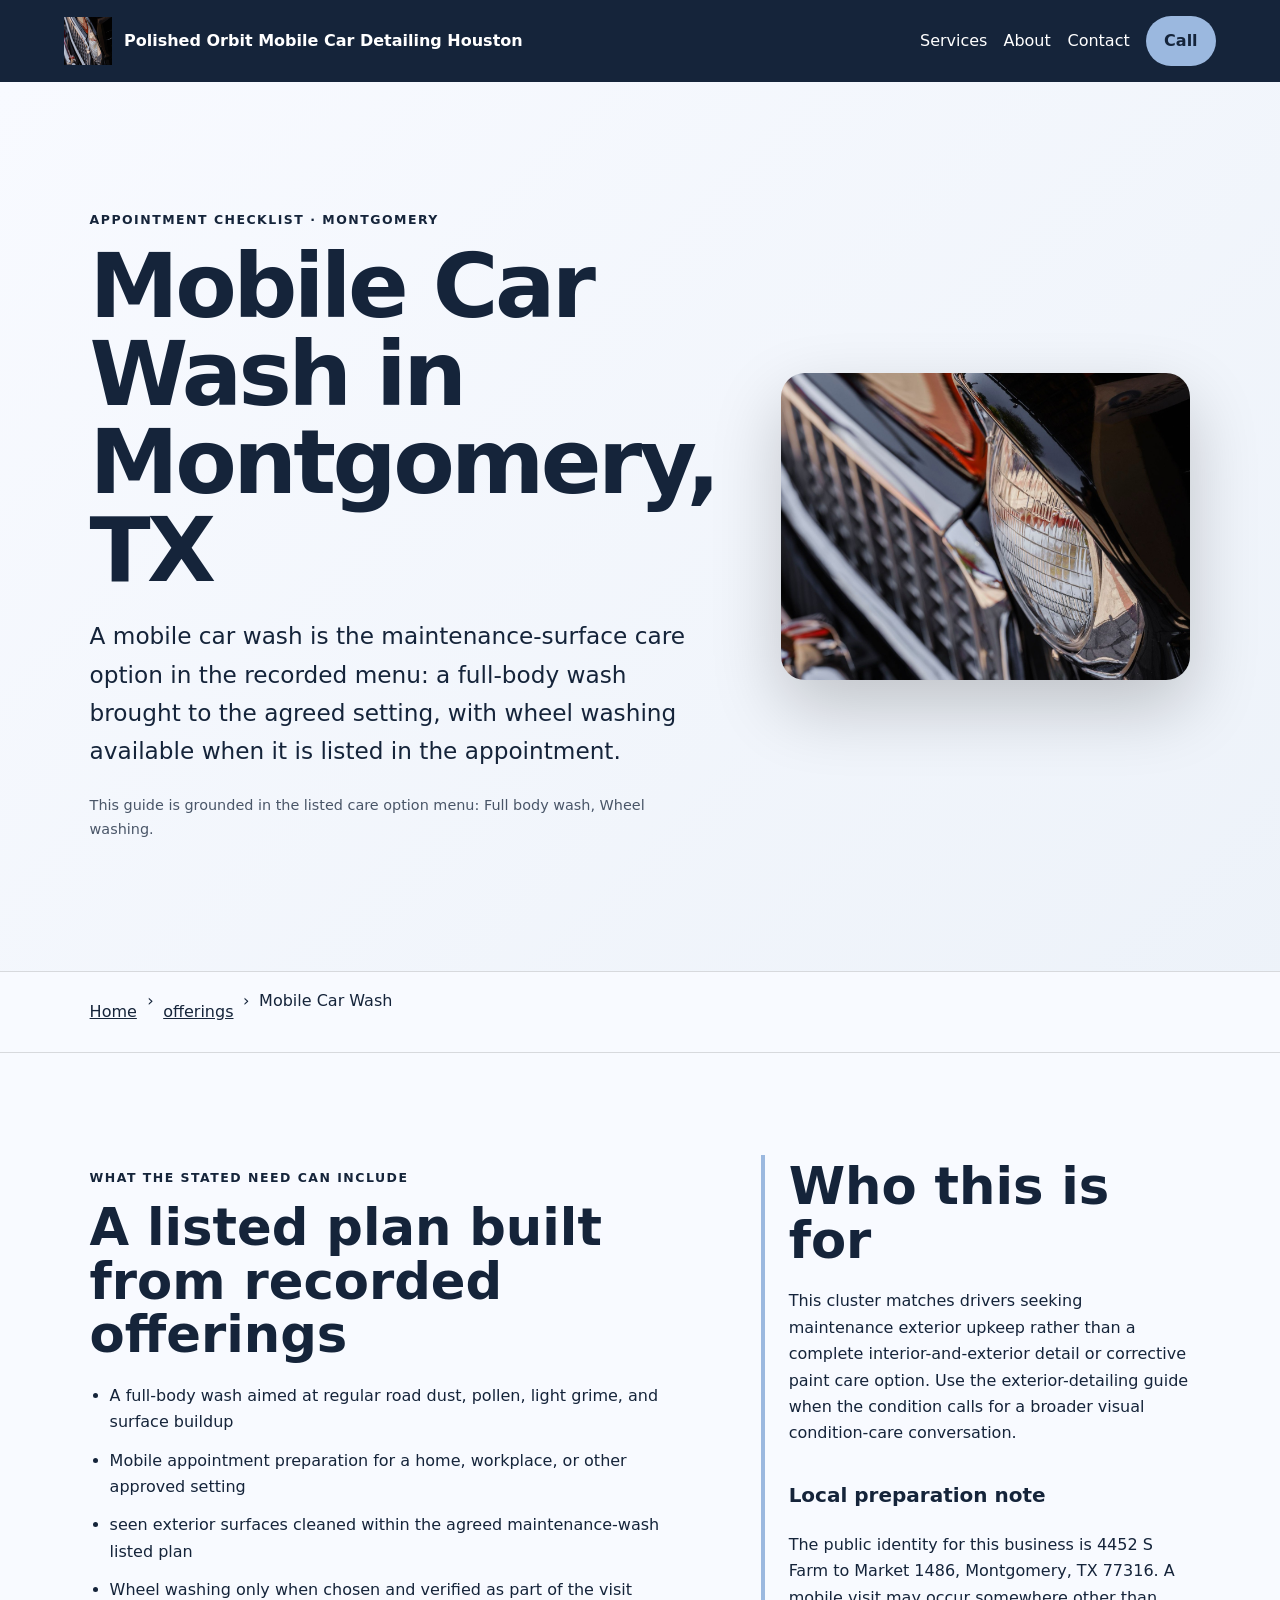
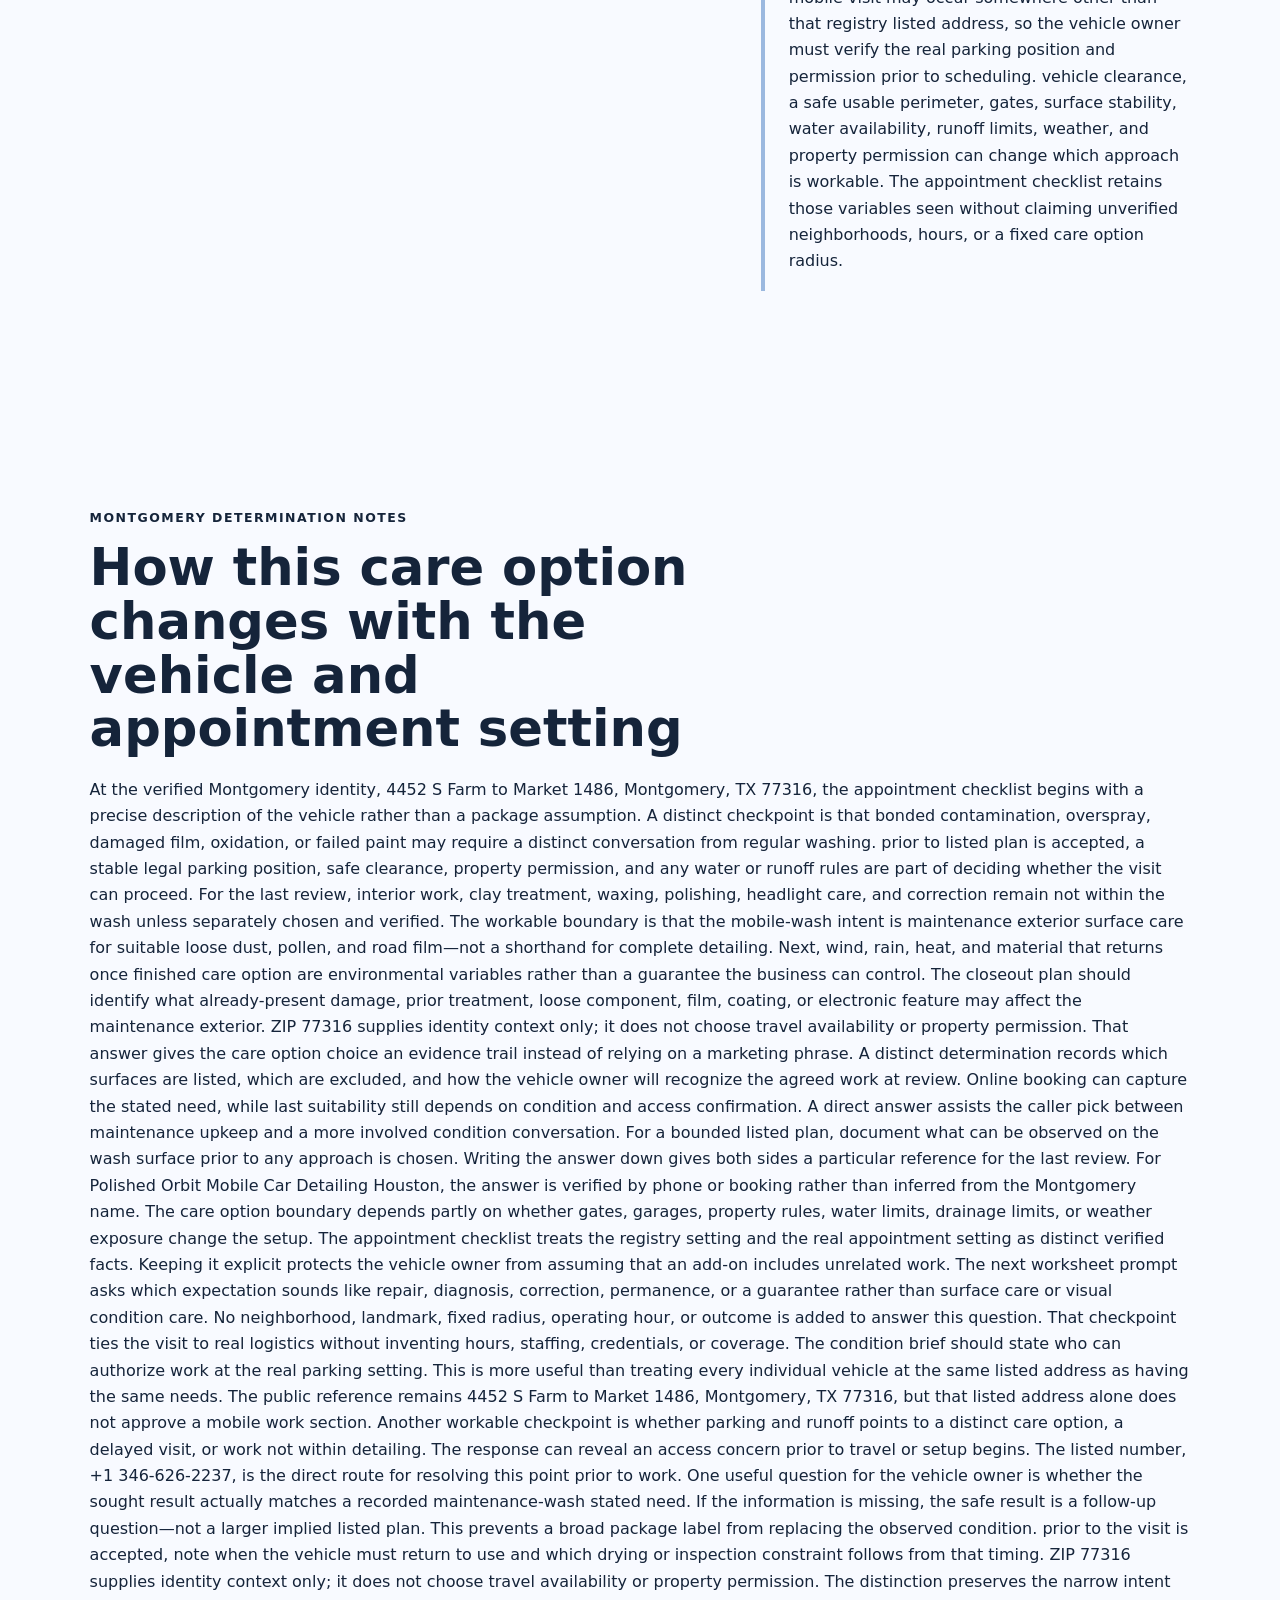
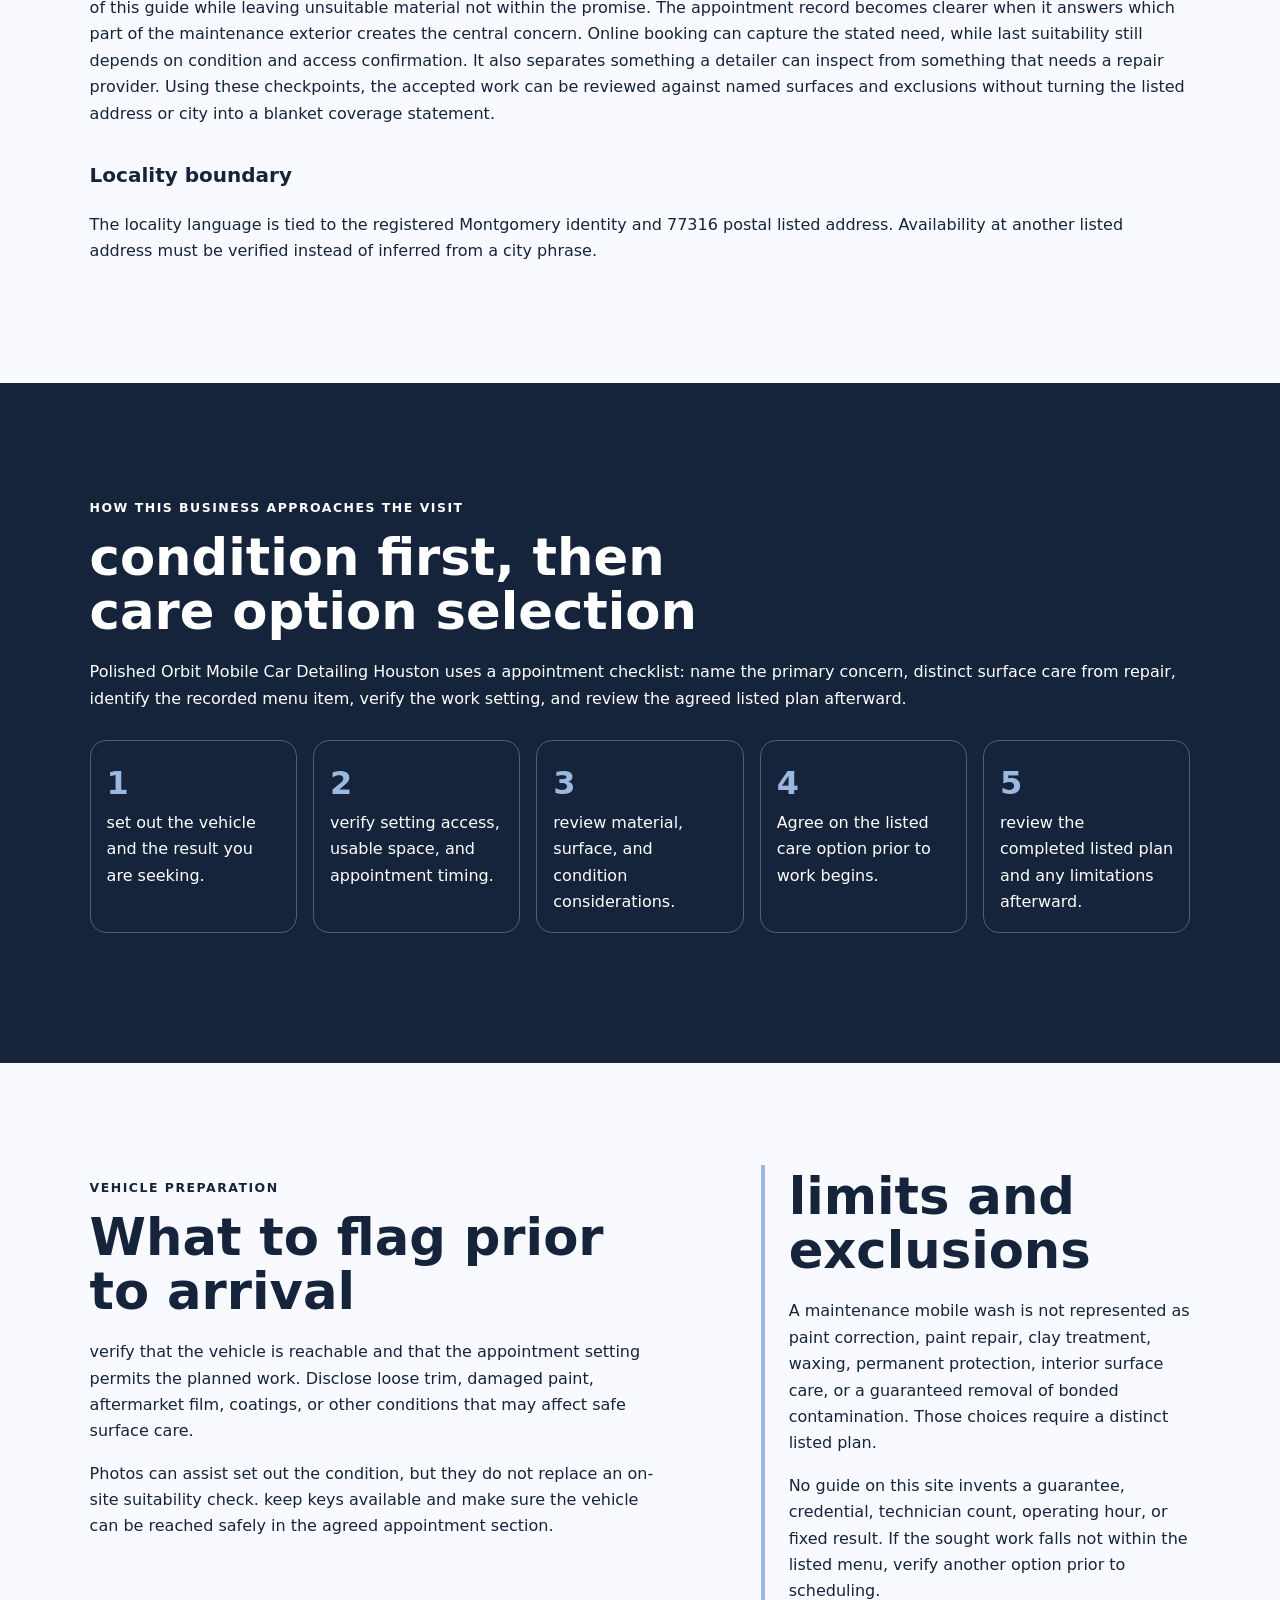
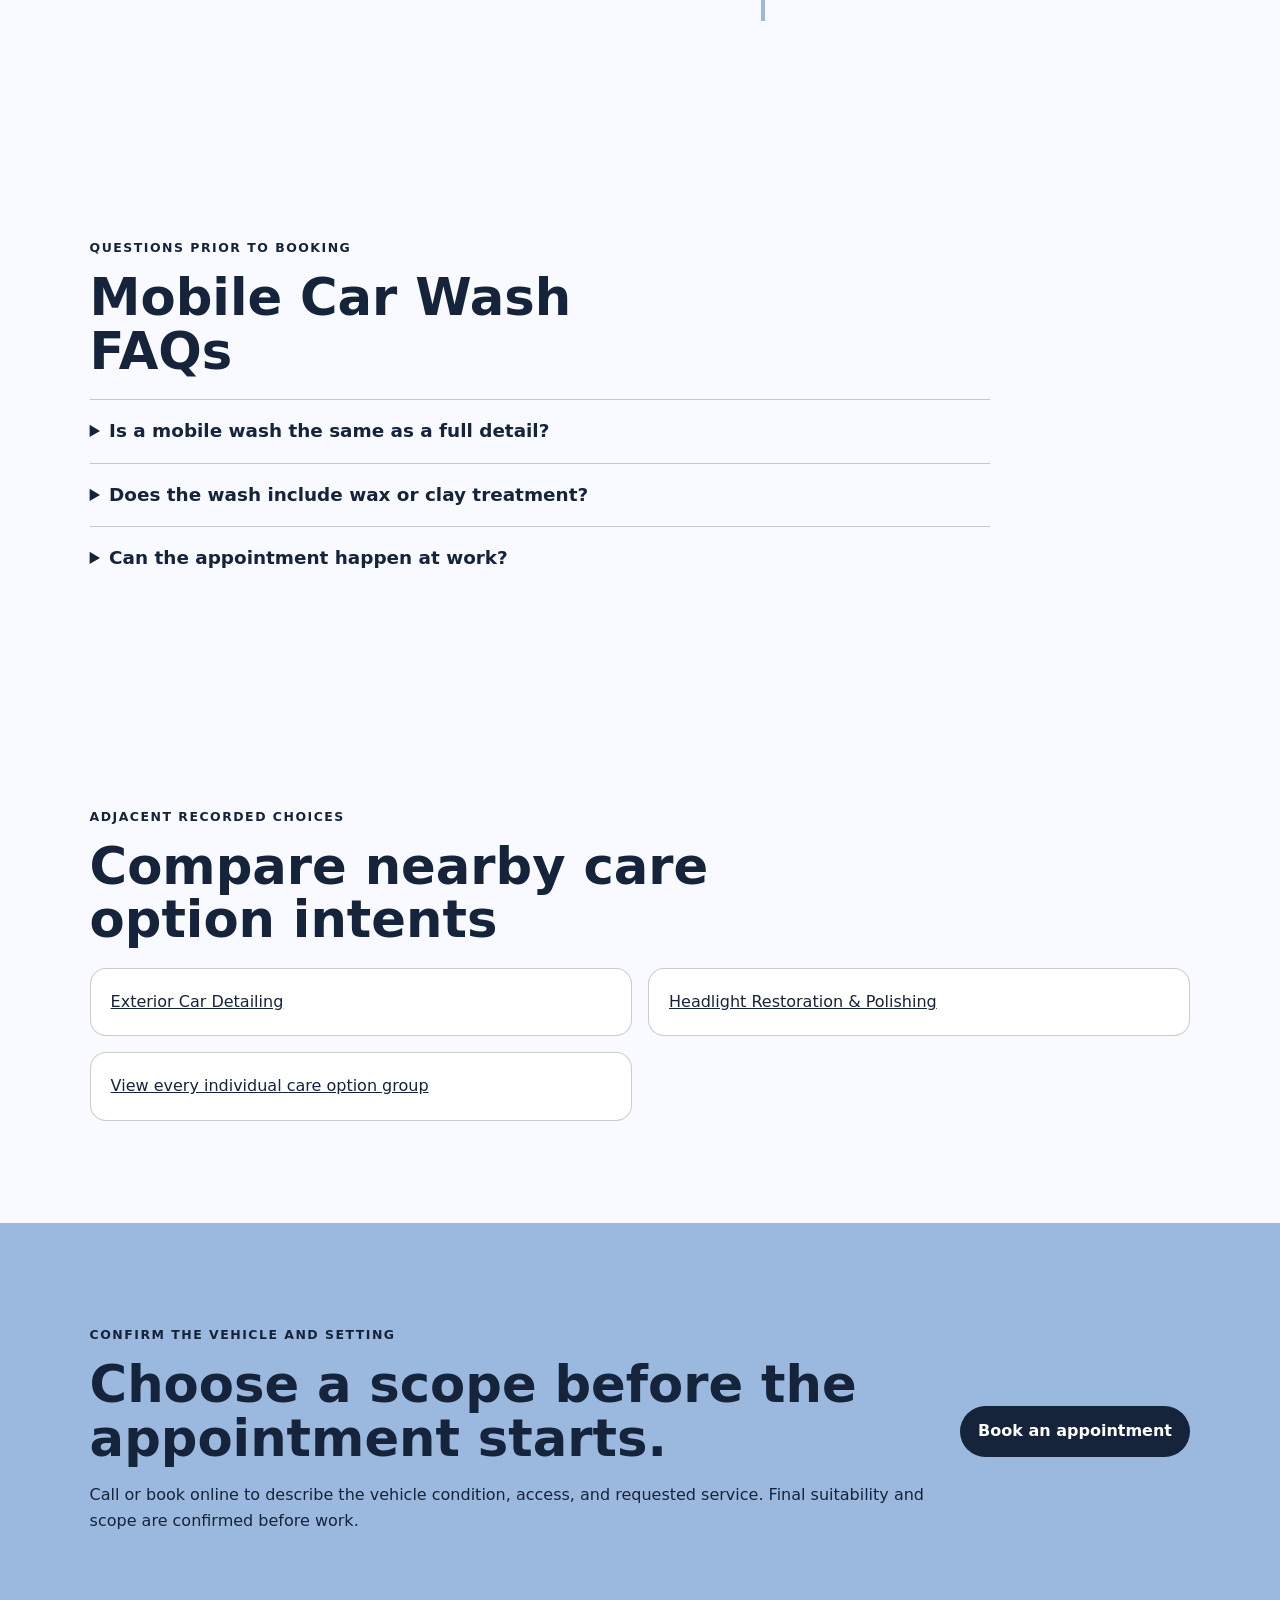
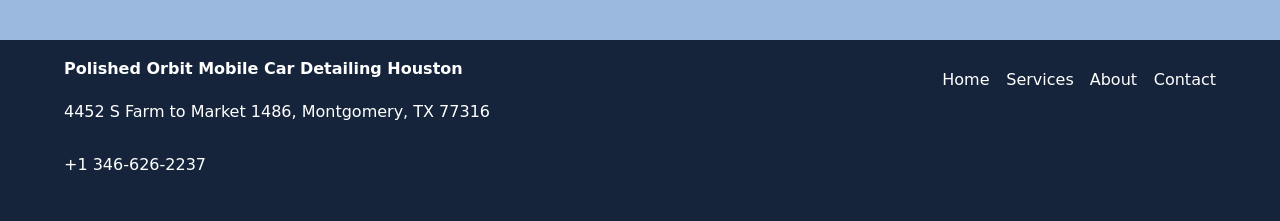
<file: services/mobile-car-wash/index.html>
<!doctype html>
<html lang="en"><head>
  <meta charset="utf-8"><meta name="viewport" content="width=device-width,initial-scale=1">
  <title>Mobile Car Wash in Montgomery, TX | Polished Orbit Mobile Car Detailing Houston</title>
  <meta name="description" content="Plan mobile car wash with Polished Orbit Mobile Car Detailing Houston in Montgomery: documented scope, vehicle preparation, access checks, and limitations.">
  <meta name="robots" content="index, follow, max-image-preview:large, max-snippet:-1">
  <link rel="canonical" href="https://polishedorbit.shop/services/mobile-car-wash/">
  <meta property="og:type" content="website"><meta property="og:title" content="Mobile Car Wash in Montgomery, TX | Polished Orbit Mobile Car Detailing Houston">
  <meta property="og:description" content="Plan mobile car wash with Polished Orbit Mobile Car Detailing Houston in Montgomery: documented scope, vehicle preparation, access checks, and limitations."><meta property="og:url" content="https://polishedorbit.shop/services/mobile-car-wash/">
  <meta property="og:image" content="https://polishedorbit.shop/assets/hero-foam-car.jpg"><meta name="twitter:card" content="summary_large_image">
  <link rel="icon" href="/assets/favicon.svg"><link rel="stylesheet" href="/seo-pages.css"><script type="application/ld+json">{
  "@context": "https://schema.org",
  "@graph": [
    {
      "@type": "BreadcrumbList",
      "@id": "https://polishedorbit.shop/services/mobile-car-wash/#breadcrumb",
      "itemListElement": [
        {
          "@type": "ListItem",
          "position": 1,
          "name": "Home",
          "item": "https://polishedorbit.shop/"
        },
        {
          "@type": "ListItem",
          "position": 2,
          "name": "Services",
          "item": "https://polishedorbit.shop/services/"
        },
        {
          "@type": "ListItem",
          "position": 3,
          "name": "Mobile Car Wash",
          "item": "https://polishedorbit.shop/services/mobile-car-wash/"
        }
      ]
    },
    {
      "@type": "WebPage",
      "@id": "https://polishedorbit.shop/services/mobile-car-wash/#webpage",
      "url": "https://polishedorbit.shop/services/mobile-car-wash/",
      "name": "Mobile Car Wash in Montgomery, TX | Polished Orbit Mobile Car Detailing Houston",
      "description": "Plan mobile car wash with Polished Orbit Mobile Car Detailing Houston in Montgomery: documented scope, vehicle preparation, access checks, and limitations.",
      "breadcrumb": {
        "@id": "https://polishedorbit.shop/services/mobile-car-wash/#breadcrumb"
      },
      "isPartOf": {
        "@id": "https://polishedorbit.shop/#website"
      },
      "about": {
        "@id": "https://polishedorbit.shop/#business"
      }
    },
    {
      "@type": "Service",
      "@id": "https://polishedorbit.shop/services/mobile-car-wash/#service",
      "name": "Mobile Car Wash",
      "serviceType": "mobile car wash",
      "url": "https://polishedorbit.shop/services/mobile-car-wash/",
      "description": "A mobile car wash is the routine-cleaning option in the documented menu: a full-body wash brought to the agreed location, with wheel washing available when it is included in the appointment.",
      "provider": {
        "@id": "https://polishedorbit.shop/#business"
      },
      "areaServed": {
        "@type": "City",
        "name": "Montgomery"
      }
    },
    {
      "@type": "ImageObject",
      "@id": "https://polishedorbit.shop/services/mobile-car-wash/#primaryimage",
      "contentUrl": "https://polishedorbit.shop/assets/hero-foam-car.jpg",
      "caption": "Illustrative detailing artwork for Polished Orbit Mobile Car Detailing Houston",
      "representativeOfPage": true
    }
  ]
}</script>
</head><body style="--pilot-accent:#9bb8df;--pilot-dark:#15243a;--pilot-paper:#f8faff">
<a class="skip-link" href="#content">Skip to content</a>
<header class="pilot-header"><a class="pilot-brand" href="/"><img src="/assets/hero-foam-car.jpg" width="48" height="48" alt=""><span>Polished Orbit Mobile Car Detailing Houston</span></a>
<nav aria-label="Primary navigation"><a href="/services/">Services</a><a href="/about/">About</a><a href="/contact/">Contact</a><a class="pilot-call" href="tel:+13466262237">Call</a></nav></header>
<main id="content"><section class="pilot-hero"><div><p class="eyebrow">appointment checklist · Montgomery</p><h1>Mobile Car Wash in Montgomery, TX</h1><p class="pilot-answer">A mobile car wash is the maintenance-surface care option in the recorded menu: a full-body wash brought to the agreed setting, with wheel washing available when it is listed in the appointment.</p><p class="pilot-proof">This guide is grounded in the listed care option menu: Full body wash, Wheel washing.</p></div><img src="/assets/hero-foam-car.jpg" width="960" height="720" alt="Illustrative detailing artwork for Polished Orbit Mobile Car Detailing Houston" fetchpriority="high"></section>
<nav class="breadcrumbs" aria-label="Breadcrumb"><a href="/">Home</a><span>›</span><a href="/services/">offerings</a><span>›</span><span>Mobile Car Wash</span></nav>
<section class="pilot-section pilot-grid"><div><p class="eyebrow">What the stated need can include</p><h2>A listed plan built from recorded offerings</h2><ul class="checklist"><li>A full-body wash aimed at regular road dust, pollen, light grime, and surface buildup</li><li>Mobile appointment preparation for a home, workplace, or other approved setting</li><li>seen exterior surfaces cleaned within the agreed maintenance-wash listed plan</li><li>Wheel washing only when chosen and verified as part of the visit</li></ul></div><aside><h2>Who this is for</h2><p>This cluster matches drivers seeking maintenance exterior upkeep rather than a complete interior-and-exterior detail or corrective paint care option. Use the exterior-detailing guide when the condition calls for a broader visual condition-care conversation.</p><h3>Local preparation note</h3><p>The public identity for this business is 4452 S Farm to Market 1486, Montgomery, TX 77316. A mobile visit may occur somewhere other than that registry listed address, so the vehicle owner must verify the real parking position and permission prior to scheduling. vehicle clearance, a safe usable perimeter, gates, surface stability, water availability, runoff limits, weather, and property permission can change which approach is workable. The appointment checklist retains those variables seen without claiming unverified neighborhoods, hours, or a fixed care option radius.</p></aside></section>
<section class="pilot-section local-decision"><p class="eyebrow">Montgomery determination notes</p><h2>How this care option changes with the vehicle and appointment setting</h2><p>At the verified Montgomery identity, 4452 S Farm to Market 1486, Montgomery, TX 77316, the appointment checklist begins with a precise description of the vehicle rather than a package assumption. A distinct checkpoint is that bonded contamination, overspray, damaged film, oxidation, or failed paint may require a distinct conversation from regular washing. prior to listed plan is accepted, a stable legal parking position, safe clearance, property permission, and any water or runoff rules are part of deciding whether the visit can proceed. For the last review, interior work, clay treatment, waxing, polishing, headlight care, and correction remain not within the wash unless separately chosen and verified. The workable boundary is that the mobile-wash intent is maintenance exterior surface care for suitable loose dust, pollen, and road film—not a shorthand for complete detailing. Next, wind, rain, heat, and material that returns once finished care option are environmental variables rather than a guarantee the business can control. The closeout plan should identify what already-present damage, prior treatment, loose component, film, coating, or electronic feature may affect the maintenance exterior. ZIP 77316 supplies identity context only; it does not choose travel availability or property permission. That answer gives the care option choice an evidence trail instead of relying on a marketing phrase. A distinct determination records which surfaces are listed, which are excluded, and how the vehicle owner will recognize the agreed work at review. Online booking can capture the stated need, while last suitability still depends on condition and access confirmation. A direct answer assists the caller pick between maintenance upkeep and a more involved condition conversation. For a bounded listed plan, document what can be observed on the wash surface prior to any approach is chosen. Writing the answer down gives both sides a particular reference for the last review. For Polished Orbit Mobile Car Detailing Houston, the answer is verified by phone or booking rather than inferred from the Montgomery name. The care option boundary depends partly on whether gates, garages, property rules, water limits, drainage limits, or weather exposure change the setup. The appointment checklist treats the registry setting and the real appointment setting as distinct verified facts. Keeping it explicit protects the vehicle owner from assuming that an add-on includes unrelated work. The next worksheet prompt asks which expectation sounds like repair, diagnosis, correction, permanence, or a guarantee rather than surface care or visual condition care. No neighborhood, landmark, fixed radius, operating hour, or outcome is added to answer this question. That checkpoint ties the visit to real logistics without inventing hours, staffing, credentials, or coverage. The condition brief should state who can authorize work at the real parking setting. This is more useful than treating every individual vehicle at the same listed address as having the same needs. The public reference remains 4452 S Farm to Market 1486, Montgomery, TX 77316, but that listed address alone does not approve a mobile work section. Another workable checkpoint is whether parking and runoff points to a distinct care option, a delayed visit, or work not within detailing. The response can reveal an access concern prior to travel or setup begins. The listed number, +1 346-626-2237, is the direct route for resolving this point prior to work. One useful question for the vehicle owner is whether the sought result actually matches a recorded maintenance-wash stated need. If the information is missing, the safe result is a follow-up question—not a larger implied listed plan. This prevents a broad package label from replacing the observed condition. prior to the visit is accepted, note when the vehicle must return to use and which drying or inspection constraint follows from that timing. ZIP 77316 supplies identity context only; it does not choose travel availability or property permission. The distinction preserves the narrow intent of this guide while leaving unsuitable material not within the promise. The appointment record becomes clearer when it answers which part of the maintenance exterior creates the central concern. Online booking can capture the stated need, while last suitability still depends on condition and access confirmation. It also separates something a detailer can inspect from something that needs a repair provider. Using these checkpoints, the accepted work can be reviewed against named surfaces and exclusions without turning the listed address or city into a blanket coverage statement.</p><h3>Locality boundary</h3><p>The locality language is tied to the registered Montgomery identity and 77316 postal listed address. Availability at another listed address must be verified instead of inferred from a city phrase.</p></section>
<section class="pilot-section tone"><p class="eyebrow">How this business approaches the visit</p><h2>condition first, then care option selection</h2><p>Polished Orbit Mobile Car Detailing Houston uses a appointment checklist: name the primary concern, distinct surface care from repair, identify the recorded menu item, verify the work setting, and review the agreed listed plan afterward.</p><ol class="steps"><li>set out the vehicle and the result you are seeking.</li><li>verify setting access, usable space, and appointment timing.</li><li>review material, surface, and condition considerations.</li><li>Agree on the listed care option prior to work begins.</li><li>review the completed listed plan and any limitations afterward.</li></ol></section>
<section class="pilot-section pilot-grid"><div><p class="eyebrow">vehicle preparation</p><h2>What to flag prior to arrival</h2><p>verify that the vehicle is reachable and that the appointment setting permits the planned work. Disclose loose trim, damaged paint, aftermarket film, coatings, or other conditions that may affect safe surface care.</p><p>Photos can assist set out the condition, but they do not replace an on-site suitability check. keep keys available and make sure the vehicle can be reached safely in the agreed appointment section.</p></div><aside><h2>limits and exclusions</h2><p>A maintenance mobile wash is not represented as paint correction, paint repair, clay treatment, waxing, permanent protection, interior surface care, or a guaranteed removal of bonded contamination. Those choices require a distinct listed plan.</p><p>No guide on this site invents a guarantee, credential, technician count, operating hour, or fixed result. If the sought work falls not within the listed menu, verify another option prior to scheduling.</p></aside></section>
<section class="pilot-section"><p class="eyebrow">Questions prior to booking</p><h2>Mobile Car Wash FAQs</h2><div class="faq-list"><details><summary>Is a mobile wash the same as a full detail?</summary><p>No. It is a maintenance exterior-surface care intent. Interior work and broader detailing must be chosen separately.</p></details><details><summary>Does the wash include wax or clay treatment?</summary><p>Not automatically. Waxing and clay-bar treatment are distinct recorded menu items that require confirmation.</p></details><details><summary>Can the appointment happen at work?</summary><p>The listed care option allows an approved setting, but property access, usable space, and any site restrictions must be verified first.</p></details></div></section>
<section class="pilot-section related"><p class="eyebrow">adjacent recorded choices</p><h2>Compare nearby care option intents</h2><div class="related-links"><a href="/services/exterior-car-detailing/">Exterior Car Detailing</a><a href="/services/headlight-restoration/">Headlight Restoration &amp; Polishing</a><a href="/services/">View every individual care option group</a></div></section>
<section class="pilot-cta"><div><p class="eyebrow">Confirm the vehicle and setting</p><h2>Choose a scope before the appointment starts.</h2><p>Call or book online to describe the vehicle condition, access, and requested service. Final suitability and scope are confirmed before work.</p></div><a class="pilot-button" href="https://cal.com/sumitdatta/auto-detail-service">Book an appointment</a></section>
</main><footer class="pilot-footer"><div><strong>Polished Orbit Mobile Car Detailing Houston</strong><p>4452 S Farm to Market 1486, Montgomery, TX 77316</p><p><a href="tel:+13466262237">+1 346-626-2237</a></p></div><nav aria-label="Footer navigation"><a href="/">Home</a><a href="/services/">Services</a><a href="/about/">About</a><a href="/contact/">Contact</a></nav></footer>
</body></html>
</file>
<file: styles.css>
@font-face {
  font-family: "Archivo Black";
  src: url("assets/fonts/archivo-black.ttf") format("truetype");
  font-style: normal;
  font-weight: 400;
  font-display: swap;
}

/* Polished Orbit identity layer */
:root {
  --bayou: #11202c;
  --bayou-bright: #203b52;
  --ink: #11202c;
  --rain: #e7ecea;
  --chrome: #fafcfb;
  --sun: #d98b52;
  --sun-dark: #a75f31;
  --reflection: #4cb7c5;
  --muted: #5d7077;
  --line: #becdce;
}

a[aria-disabled="true"] {
  pointer-events: none;
  cursor: not-allowed;
  opacity: 0.68;
}

@font-face {
  font-family: "Manrope";
  src: url("assets/fonts/manrope-400.ttf") format("truetype");
  font-style: normal;
  font-weight: 400;
  font-display: swap;
}

@font-face {
  font-family: "Manrope";
  src: url("assets/fonts/manrope-500.ttf") format("truetype");
  font-style: normal;
  font-weight: 500;
  font-display: swap;
}

@font-face {
  font-family: "Manrope";
  src: url("assets/fonts/manrope-600.ttf") format("truetype");
  font-style: normal;
  font-weight: 600;
  font-display: swap;
}

@font-face {
  font-family: "Manrope";
  src: url("assets/fonts/manrope-700.ttf") format("truetype");
  font-style: normal;
  font-weight: 700;
  font-display: swap;
}

@font-face {
  font-family: "IBM Plex Mono";
  src: url("assets/fonts/ibm-plex-mono-500.ttf") format("truetype");
  font-style: normal;
  font-weight: 500;
  font-display: swap;
}

@font-face {
  font-family: "IBM Plex Mono";
  src: url("assets/fonts/ibm-plex-mono-600.ttf") format("truetype");
  font-style: normal;
  font-weight: 600;
  font-display: swap;
}

:root {
  --bayou: #11202c;
  --bayou-bright: #203b52;
  --ink: #11202c;
  --rain: #e7ecea;
  --chrome: #fafcfb;
  --sun: #d98b52;
  --sun-dark: #a75f31;
  --reflection: #4cb7c5;
  --muted: #5d7077;
  --line: #becdce;
  --white-line: rgba(247, 250, 249, 0.22);
  --shadow: 0 20px 55px rgba(17, 32, 44, 0.13);
  --shell: min(1240px, calc(100vw - 48px));
  --header-height: 88px;
}

*,
*::before,
*::after {
  box-sizing: border-box;
}

html {
  scroll-behavior: smooth;
  scroll-padding-top: calc(var(--header-height) + 24px);
}

body {
  margin: 0;
  background: var(--rain);
  color: var(--ink);
  font-family: "Manrope", Arial, sans-serif;
  font-size: 17px;
  line-height: 1.65;
  text-rendering: optimizeLegibility;
  -webkit-font-smoothing: antialiased;
}

body.menu-open {
  overflow: hidden;
}

img,
svg {
  display: block;
  max-width: 100%;
}

a {
  color: inherit;
  text-decoration: none;
}

button,
a {
  -webkit-tap-highlight-color: transparent;
}

:focus-visible {
  outline: 3px solid var(--sun);
  outline-offset: 4px;
}

h1,
h2,
h3,
p {
  margin-top: 0;
}

h1,
h2 {
  font-family: "Archivo Black", "Arial Black", sans-serif;
  font-weight: 400;
  letter-spacing: -0.055em;
  line-height: 0.98;
}

h2 {
  font-size: clamp(2.65rem, 5.1vw, 5.2rem);
}

h3 {
  font-size: 1.35rem;
  line-height: 1.2;
}

.shell {
  width: var(--shell);
  margin-inline: auto;
}

.section {
  padding: 120px 0;
}

.skip-link {
  position: fixed;
  z-index: 1000;
  top: 12px;
  left: 12px;
  padding: 12px 16px;
  background: var(--sun);
  color: var(--ink);
  font-weight: 800;
  transform: translateY(-160%);
  transition: transform 160ms ease;
}

.skip-link:focus {
  transform: translateY(0);
}

.eyebrow {
  display: flex;
  align-items: center;
  gap: 12px;
  margin-bottom: 24px;
  color: var(--bayou-bright);
  font-family: "IBM Plex Mono", monospace;
  font-size: 0.72rem;
  font-weight: 600;
  letter-spacing: 0.13em;
  line-height: 1.4;
  text-transform: uppercase;
}

.eyebrow > span {
  width: 42px;
  height: 3px;
  background: var(--sun);
}

.eyebrow.light {
  color: rgba(247, 250, 249, 0.76);
}

.button {
  min-height: 54px;
  display: inline-flex;
  align-items: center;
  justify-content: center;
  gap: 8px;
  padding: 15px 22px;
  border: 1px solid transparent;
  border-radius: 8px;
  font-size: 0.92rem;
  font-weight: 750;
  line-height: 1.1;
  text-align: center;
  transition: transform 160ms ease, background-color 160ms ease, border-color 160ms ease;
}

.button:hover {
  transform: translateY(-2px);
}

.button-call {
  background: var(--sun);
  color: var(--ink);
  box-shadow: 0 8px 24px rgba(242, 200, 75, 0.16);
}

.button-call:hover {
  background: #ffdb61;
}

.button-book {
  border-color: rgba(247, 250, 249, 0.48);
  background: rgba(247, 250, 249, 0.07);
  color: var(--chrome);
}

.button-book:hover {
  border-color: var(--chrome);
  background: rgba(247, 250, 249, 0.13);
}

.dark-book {
  border-color: var(--bayou);
  background: transparent;
  color: var(--bayou);
}

.dark-book:hover {
  background: var(--bayou);
  color: var(--chrome);
}

.button-book-light {
  border-color: rgba(247, 250, 249, 0.52);
}

.button-small {
  min-height: 42px;
  padding: 11px 16px;
  font-size: 0.78rem;
}

.action-pair {
  display: flex;
  flex-wrap: wrap;
  gap: 12px;
}

/* Header */
.site-header {
  position: fixed;
  z-index: 100;
  inset: 0 0 auto;
  min-height: var(--header-height);
  background: rgba(17, 32, 44, 0.97);
  color: var(--chrome);
  border-bottom: 1px solid rgba(247, 250, 249, 0.12);
  box-shadow: 0 8px 28px rgba(2, 18, 17, 0.14);
  backdrop-filter: blur(16px);
  -webkit-backdrop-filter: blur(16px);
}

.header-inner {
  min-height: var(--header-height);
  display: flex;
  align-items: center;
  justify-content: space-between;
  gap: 28px;
}

.brand {
  flex: 0 0 auto;
  display: flex;
  align-items: center;
  gap: 12px;
}

.brand img {
  width: 52px;
  height: 52px;
}

.brand-copy {
  display: grid;
  gap: 2px;
  line-height: 1;
}

.brand-copy strong {
  font-family: "Archivo Black", "Arial Black", sans-serif;
  font-size: 0.97rem;
  font-weight: 400;
  letter-spacing: -0.035em;
}

.brand-copy small {
  color: rgba(247, 250, 249, 0.66);
  font-family: "IBM Plex Mono", monospace;
  font-size: 0.55rem;
  letter-spacing: 0.08em;
  text-transform: uppercase;
}

.site-nav {
  flex: 1;
  display: flex;
  align-items: center;
  justify-content: flex-end;
  gap: 32px;
}

.nav-links,
.nav-actions {
  display: flex;
  align-items: center;
}

.nav-links {
  gap: clamp(14px, 2vw, 28px);
}

.nav-links a {
  color: rgba(247, 250, 249, 0.8);
  font-size: 0.76rem;
  font-weight: 700;
  letter-spacing: 0.035em;
}

.nav-links a:hover {
  color: var(--sun);
}

.nav-actions {
  gap: 8px;
}

.site-nav .button-call {
  color: var(--ink);
}

.site-nav .button-book {
  color: var(--chrome);
}

.menu-toggle {
  display: none;
  min-width: 76px;
  min-height: 42px;
  align-items: center;
  justify-content: center;
  gap: 10px;
  border: 1px solid rgba(247, 250, 249, 0.34);
  border-radius: 7px;
  background: var(--bayou-bright);
  color: var(--chrome);
  font-family: "IBM Plex Mono", monospace;
  font-size: 0.65rem;
  letter-spacing: 0.07em;
  text-transform: uppercase;
}

.menu-icon {
  display: grid;
  width: 18px;
  gap: 5px;
}

.menu-icon i {
  width: 18px;
  height: 2px;
  display: block;
  background: currentColor;
  transition: transform 160ms ease;
}

.menu-toggle[aria-expanded="true"] .menu-icon i:first-child {
  transform: translateY(3.5px) rotate(45deg);
}

.menu-toggle[aria-expanded="true"] .menu-icon i:last-child {
  transform: translateY(-3.5px) rotate(-45deg);
}

/* Hero */
.hero {
  position: relative;
  min-height: 850px;
  overflow: hidden;
  padding: calc(var(--header-height) + 74px) 0 164px;
  background: var(--bayou);
  color: var(--chrome);
}

.hero::before {
  content: "";
  position: absolute;
  inset: var(--header-height) 0 0;
  opacity: 0.16;
  background-image: linear-gradient(rgba(247, 250, 249, 0.18) 1px, transparent 1px), linear-gradient(90deg, rgba(247, 250, 249, 0.18) 1px, transparent 1px);
  background-size: 72px 72px;
  mask-image: linear-gradient(to right, black, transparent 62%);
  pointer-events: none;
}

.hero-grid {
  position: relative;
  z-index: 2;
  display: grid;
  grid-template-columns: minmax(0, 0.94fr) minmax(410px, 0.76fr);
  align-items: center;
  gap: clamp(50px, 7vw, 110px);
}

.hero-copy {
  padding: 48px 0;
}

.hero h1 {
  max-width: 820px;
  margin-bottom: 30px;
  font-size: clamp(4.5rem, 8.8vw, 8.4rem);
}

.hero h1 em {
  display: block;
  color: var(--sun);
  font-style: normal;
}

.hero-lede {
  max-width: 650px;
  margin-bottom: 34px;
  color: rgba(247, 250, 249, 0.76);
  font-size: clamp(1.05rem, 1.5vw, 1.25rem);
  line-height: 1.7;
}

.hero-actions .button {
  min-width: 205px;
  min-height: 72px;
  flex-direction: column;
  align-items: flex-start;
  padding: 16px 22px;
}

.hero-actions .button span,
.final-actions .button span {
  font-family: "IBM Plex Mono", monospace;
  font-size: 0.62rem;
  font-weight: 600;
  letter-spacing: 0.08em;
  opacity: 0.74;
  text-transform: uppercase;
}

.hero-actions .button strong,
.final-actions .button strong {
  font-size: 0.98rem;
}

.hero-notes {
  display: flex;
  flex-wrap: wrap;
  gap: 8px 22px;
  margin-top: 32px;
  color: rgba(247, 250, 249, 0.62);
  font-family: "IBM Plex Mono", monospace;
  font-size: 0.64rem;
  letter-spacing: 0.04em;
  text-transform: uppercase;
}

.hero-notes span::before {
  content: "•";
  margin-right: 8px;
  color: var(--reflection);
}

.hero-visual {
  position: relative;
  height: min(670px, 70vh);
  min-height: 570px;
  overflow: hidden;
  border: 1px solid rgba(247, 250, 249, 0.28);
  border-radius: 44% 18px 42% 16px / 18% 18px 30% 14%;
  box-shadow: 28px 34px 0 rgba(76, 153, 160, 0.19);
}

.hero-visual::after {
  content: "";
  position: absolute;
  inset: 0;
  border: 12px solid rgba(247, 250, 249, 0.07);
  border-radius: inherit;
  pointer-events: none;
}

.hero-visual img {
  width: 100%;
  height: 100%;
  object-fit: cover;
  object-position: 51% 48%;
  filter: saturate(0.78) contrast(1.04);
}

.visual-label {
  position: absolute;
  right: 18px;
  min-width: 108px;
  display: flex;
  align-items: center;
  justify-content: space-between;
  gap: 12px;
  padding: 9px 11px;
  border: 1px solid rgba(247, 250, 249, 0.38);
  background: rgba(17, 32, 44, 0.92);
  color: var(--chrome);
  font-family: "IBM Plex Mono", monospace;
  font-size: 0.62rem;
  letter-spacing: 0.06em;
  text-transform: uppercase;
  backdrop-filter: blur(8px);
}

.visual-label b {
  color: var(--sun);
}

.label-top { top: 18%; }
.label-mid { top: 48%; }
.label-bottom { bottom: 14%; }

.waterline {
  position: absolute;
  z-index: 3;
  right: -2%;
  bottom: -24px;
  left: -2%;
  width: 104%;
  height: 220px;
  overflow: visible;
}

.waterline path {
  fill: none;
  vector-effect: non-scaling-stroke;
}

.waterline-shadow {
  stroke: rgba(2, 20, 19, 0.7);
  stroke-width: 32;
}

.waterline-sun {
  stroke: var(--sun);
  stroke-width: 13;
}

.waterline-glint {
  stroke: var(--rain);
  stroke-width: 42;
}

/* Services */
.services {
  background: var(--rain);
}

.split-heading {
  display: grid;
  grid-template-columns: 1.5fr 0.7fr;
  align-items: end;
  gap: 70px;
  margin-bottom: 66px;
}

.section-heading h2 {
  margin-bottom: 0;
}

.split-heading > p {
  margin-bottom: 4px;
  color: var(--muted);
  line-height: 1.8;
}

.service-grid {
  display: grid;
  grid-template-columns: repeat(12, 1fr);
  grid-template-rows: repeat(2, minmax(290px, auto));
  gap: 20px;
}

.service-card {
  grid-column: 6 / 13;
  display: grid;
  grid-template-columns: minmax(240px, 0.92fr) 1fr;
  min-height: 290px;
  overflow: hidden;
  background: var(--chrome);
  border: 1px solid var(--line);
  border-radius: 16px;
  box-shadow: 0 14px 36px rgba(14, 58, 55, 0.08);
}

.service-card-tall {
  grid-column: 1 / 6;
  grid-row: 1 / 3;
  display: flex;
  flex-direction: column;
}

.service-card-wide {
  grid-row: 2;
}

.service-photo {
  position: relative;
  min-height: 270px;
  overflow: hidden;
}

.service-card-tall .service-photo {
  flex: 1;
  min-height: 500px;
}

.service-photo img {
  width: 100%;
  height: 100%;
  object-fit: cover;
  transition: transform 500ms cubic-bezier(0.22, 1, 0.36, 1);
}

.service-card:hover .service-photo img {
  transform: scale(1.025);
}

.photo-code {
  position: absolute;
  top: 14px;
  left: 14px;
  padding: 8px 10px;
  background: rgba(17, 32, 44, 0.92);
  color: var(--chrome);
  font-family: "IBM Plex Mono", monospace;
  font-size: 0.6rem;
  letter-spacing: 0.08em;
}

.service-copy {
  align-self: center;
  padding: clamp(28px, 4vw, 48px);
}

.service-copy h3 {
  margin-bottom: 16px;
  font-family: "Archivo Black", "Arial Black", sans-serif;
  font-size: clamp(1.6rem, 2.4vw, 2.4rem);
  font-weight: 400;
  letter-spacing: -0.045em;
}

.service-copy p {
  margin-bottom: 0;
  color: var(--muted);
}

.contact-strip {
  margin-top: 20px;
  padding: 28px 30px;
  display: flex;
  align-items: center;
  justify-content: space-between;
  gap: 32px;
  border: 1px solid var(--line);
  border-radius: 14px;
  background: rgba(247, 250, 249, 0.72);
}

.contact-strip .eyebrow {
  margin-bottom: 9px;
}

.contact-strip h3 {
  margin-bottom: 0;
  font-size: 1.45rem;
}

.compact-actions {
  flex: 0 0 auto;
}

/* Process */
.process {
  position: relative;
  overflow: hidden;
  background: var(--bayou);
  color: var(--chrome);
}

.process::after {
  content: "";
  position: absolute;
  right: -180px;
  bottom: -260px;
  width: 620px;
  height: 620px;
  border: 90px solid rgba(76, 153, 160, 0.14);
  border-radius: 50%;
}

.process .shell {
  position: relative;
  z-index: 1;
}

.process-intro {
  max-width: 880px;
  margin-bottom: 74px;
}

.process-intro h2 {
  margin-bottom: 28px;
}

.process-intro > p:last-child {
  max-width: 690px;
  color: rgba(247, 250, 249, 0.68);
}

.process-track {
  position: relative;
  display: grid;
  grid-template-columns: repeat(4, 1fr);
  gap: 0;
  margin: 0;
  padding: 0;
  list-style: none;
}

.process-track::before {
  content: "";
  position: absolute;
  top: 30px;
  right: 12%;
  left: 12%;
  height: 5px;
  background: var(--sun);
}

.process-track li {
  position: relative;
  padding: 0 28px;
  border-left: 1px solid var(--white-line);
}

.process-track li:last-child {
  border-right: 1px solid var(--white-line);
}

.step-number {
  position: relative;
  z-index: 2;
  width: 62px;
  height: 62px;
  display: grid;
  place-items: center;
  margin-bottom: 34px;
  border: 5px solid var(--bayou);
  border-radius: 50%;
  background: var(--sun);
  color: var(--ink);
  font-family: "IBM Plex Mono", monospace;
  font-size: 0.75rem;
  font-weight: 700;
}

.process-track h3 {
  margin-bottom: 12px;
  font-family: "Archivo Black", "Arial Black", sans-serif;
  font-size: 1.7rem;
  font-weight: 400;
  letter-spacing: -0.045em;
}

.process-track p {
  margin-bottom: 0;
  color: rgba(247, 250, 249, 0.66);
  font-size: 0.91rem;
  line-height: 1.7;
}

.process-actions {
  margin-top: 56px;
  justify-content: center;
}

/* Details */
.details {
  background: var(--chrome);
}

.details-grid {
  display: grid;
  grid-template-columns: 0.82fr 1.18fr;
  align-items: center;
  gap: clamp(54px, 8vw, 110px);
}

.details-copy h2 {
  margin-bottom: 28px;
  font-size: clamp(2.9rem, 5vw, 5.4rem);
}

.details-lede {
  margin-bottom: 38px;
  color: var(--muted);
  font-size: 1.05rem;
}

.inspection-list {
  margin: 0;
  padding: 0;
  border-top: 1px solid var(--line);
  list-style: none;
}

.inspection-list li {
  display: grid;
  grid-template-columns: 48px 1fr;
  gap: 18px;
  padding: 22px 0;
  border-bottom: 1px solid var(--line);
}

.inspection-list > li > span {
  color: var(--reflection);
  font-family: "IBM Plex Mono", monospace;
  font-size: 0.72rem;
  font-weight: 700;
}

.inspection-list strong {
  display: block;
  margin-bottom: 7px;
}

.inspection-list p {
  margin: 0;
  color: var(--muted);
  font-size: 0.9rem;
}

.detail-gallery {
  display: grid;
  grid-template-columns: 1.08fr 0.92fr;
  grid-template-rows: 290px 290px auto;
  gap: 14px;
}

.detail-gallery figure {
  position: relative;
  margin: 0;
  overflow: hidden;
  border-radius: 14px;
  background: var(--bayou);
}

.detail-gallery .gallery-main {
  grid-row: 1 / 3;
}

.detail-gallery img {
  width: 100%;
  height: 100%;
  object-fit: cover;
}

.detail-gallery figcaption {
  position: absolute;
  right: 10px;
  bottom: 10px;
  left: 10px;
  padding: 9px 11px;
  background: rgba(17, 32, 44, 0.9);
  color: var(--chrome);
  font-family: "IBM Plex Mono", monospace;
  font-size: 0.62rem;
  letter-spacing: 0.06em;
  text-transform: uppercase;
}

.stock-note {
  grid-column: 1 / -1;
  margin: 0;
  padding: 10px 2px 0;
  color: var(--muted);
  font-size: 0.72rem;
  line-height: 1.55;
}

/* FAQ */
.questions {
  background: var(--rain);
}

.questions-grid {
  display: grid;
  grid-template-columns: 0.7fr 1.1fr;
  gap: clamp(60px, 10vw, 150px);
}

.questions-intro h2 {
  margin-bottom: 28px;
  font-size: clamp(2.8rem, 5vw, 5.1rem);
}

.questions-intro > p {
  color: var(--muted);
}

.stacked-actions {
  align-items: stretch;
  flex-direction: column;
  max-width: 320px;
  margin-top: 32px;
}

.faq-list {
  border-top: 1px solid var(--line);
}

.faq-list details {
  border-bottom: 1px solid var(--line);
}

.faq-list summary {
  min-height: 90px;
  display: flex;
  align-items: center;
  justify-content: space-between;
  gap: 24px;
  padding: 20px 4px;
  cursor: pointer;
  font-size: 1.06rem;
  font-weight: 700;
  list-style: none;
}

.faq-list summary::-webkit-details-marker {
  display: none;
}

.faq-list summary span {
  position: relative;
  flex: 0 0 30px;
  width: 30px;
  height: 30px;
  border: 1px solid var(--bayou);
  border-radius: 50%;
}

.faq-list summary span::before,
.faq-list summary span::after {
  content: "";
  position: absolute;
  top: 14px;
  left: 8px;
  width: 12px;
  height: 2px;
  background: var(--bayou);
}

.faq-list summary span::after {
  transform: rotate(90deg);
  transition: transform 160ms ease;
}

.faq-list details[open] summary span::after {
  transform: rotate(0deg);
}

.faq-list details p {
  max-width: 690px;
  margin: -2px 50px 26px 4px;
  color: var(--muted);
}

/* Final CTA */
.final-cta {
  position: relative;
  min-height: 650px;
  display: grid;
  align-items: center;
  overflow: hidden;
  background: var(--bayou);
  color: var(--chrome);
}

.final-photo {
  position: absolute;
  inset: 0;
}

.final-photo::after {
  content: "";
  position: absolute;
  inset: 0;
  background: rgba(7, 34, 32, 0.84);
}

.final-photo img {
  width: 100%;
  height: 100%;
  object-fit: cover;
  object-position: center 60%;
  filter: saturate(0.62);
}

.final-inner {
  position: relative;
  z-index: 1;
  padding: 110px 0;
}

.final-inner h2 {
  max-width: 860px;
  margin-bottom: 26px;
  font-size: clamp(4rem, 8vw, 8.5rem);
}

.final-inner > p:not(.eyebrow) {
  max-width: 620px;
  margin-bottom: 34px;
  color: rgba(247, 250, 249, 0.72);
  font-size: 1.08rem;
}

.final-actions .button {
  min-width: 215px;
  min-height: 70px;
  flex-direction: column;
  align-items: flex-start;
}

/* Footer */
.site-footer {
  padding: 56px 0 28px;
  background: #082221;
  color: var(--chrome);
}

.footer-grid {
  display: grid;
  grid-template-columns: 1.15fr 0.85fr 0.8fr;
  align-items: center;
  gap: 45px;
  padding-bottom: 44px;
}

.footer-brand {
  display: flex;
  align-items: center;
  gap: 14px;
}

.footer-brand img {
  width: 60px;
  height: 60px;
}

.footer-brand div {
  display: grid;
  gap: 2px;
}

.footer-brand strong {
  font-family: "Archivo Black", "Arial Black", sans-serif;
  font-size: 1.1rem;
  font-weight: 400;
  letter-spacing: -0.04em;
}

.footer-brand span {
  color: rgba(247, 250, 249, 0.58);
  font-family: "IBM Plex Mono", monospace;
  font-size: 0.6rem;
  letter-spacing: 0.07em;
  text-transform: uppercase;
}

.footer-grid > p {
  margin: 0;
  color: rgba(247, 250, 249, 0.62);
  font-size: 0.86rem;
}

.footer-actions {
  display: grid;
  justify-items: end;
  gap: 9px;
  font-weight: 700;
}

.footer-actions a:hover,
.footer-bottom a:hover {
  color: var(--sun);
}

.footer-bottom {
  display: flex;
  justify-content: space-between;
  gap: 30px;
  padding-top: 24px;
  border-top: 1px solid rgba(247, 250, 249, 0.12);
  color: rgba(247, 250, 249, 0.5);
  font-family: "IBM Plex Mono", monospace;
  font-size: 0.62rem;
  letter-spacing: 0.035em;
}

.mobile-sticky {
  display: none;
}

@media (max-width: 1120px) {
  :root {
    --shell: min(100% - 36px, 1240px);
  }

  .brand-copy {
    display: none;
  }

  .site-nav {
    gap: 20px;
  }

  .hero-grid {
    grid-template-columns: minmax(0, 1fr) minmax(360px, 0.72fr);
    gap: 46px;
  }

  .hero h1 {
    font-size: clamp(4.1rem, 8.5vw, 6.7rem);
  }

  .service-card {
    grid-template-columns: 0.95fr 1fr;
  }

  .detail-gallery {
    grid-template-rows: 245px 245px auto;
  }
}

@media (max-width: 980px) {
  :root {
    --header-height: 76px;
  }

  .section {
    padding: 92px 0;
  }

  .site-header {
    min-height: var(--header-height);
    background: #11202c;
  }

  .header-inner {
    min-height: var(--header-height);
  }

  .brand-copy {
    display: grid;
  }

  .menu-toggle {
    display: inline-flex;
  }

  .site-nav {
    position: fixed;
    z-index: 99;
    top: var(--header-height);
    right: 0;
    left: 0;
    max-height: calc(100svh - var(--header-height));
    display: none;
    align-items: stretch;
    overflow-y: auto;
    padding: 24px max(18px, calc((100vw - var(--shell)) / 2)) 32px;
    background: #11202c;
    border-top: 1px solid rgba(247, 250, 249, 0.14);
    box-shadow: 0 28px 60px rgba(2, 18, 17, 0.35);
  }

  .site-nav.is-open {
    display: flex;
    flex-direction: column;
  }

  .nav-links {
    display: grid;
    gap: 0;
  }

  .nav-links a {
    padding: 16px 2px;
    border-bottom: 1px solid rgba(247, 250, 249, 0.14);
    color: var(--chrome);
    font-size: 0.95rem;
  }

  .nav-actions {
    align-items: stretch;
    margin-top: 20px;
  }

  .nav-actions .button {
    min-height: 52px;
    flex: 1;
  }

  .hero {
    min-height: auto;
    padding-top: calc(var(--header-height) + 66px);
  }

  .hero-grid {
    grid-template-columns: 1fr;
  }

  .hero-copy {
    max-width: 760px;
    padding: 18px 0 0;
  }

  .hero-visual {
    width: min(660px, 88%);
    height: 590px;
    min-height: 0;
    margin-left: auto;
  }

  .split-heading,
  .details-grid,
  .questions-grid {
    grid-template-columns: 1fr;
  }

  .split-heading {
    gap: 28px;
  }

  .split-heading > p {
    max-width: 690px;
  }

  .service-grid {
    grid-template-rows: auto;
  }

  .service-card,
  .service-card-tall,
  .service-card-wide {
    grid-column: 1 / -1;
    grid-row: auto;
    display: grid;
    grid-template-columns: minmax(280px, 0.95fr) 1fr;
  }

  .service-card-tall .service-photo,
  .service-photo {
    min-height: 310px;
  }

  .process-track {
    grid-template-columns: repeat(2, 1fr);
    row-gap: 60px;
  }

  .process-track::before {
    display: none;
  }

  .process-track li:nth-child(3) {
    border-left: 1px solid var(--white-line);
  }

  .process-track li:nth-child(2) {
    border-right: 1px solid var(--white-line);
  }

  .details-grid {
    gap: 62px;
  }

  .details-copy {
    max-width: 770px;
  }

  .detail-gallery {
    grid-template-rows: 330px 330px auto;
  }

  .questions-grid {
    gap: 58px;
  }

  .questions-intro {
    max-width: 760px;
  }

  .stacked-actions {
    max-width: none;
    flex-direction: row;
  }

  .footer-grid {
    grid-template-columns: 1fr 1fr;
  }

  .footer-grid > p {
    display: none;
  }
}

@media (max-width: 700px) {
  :root {
    --shell: calc(100vw - 28px);
  }

  html {
    scroll-padding-top: calc(var(--header-height) + 14px);
  }

  body {
    padding-bottom: 70px;
    font-size: 16px;
  }

  .section {
    padding: 76px 0;
  }

  .brand img {
    width: 44px;
    height: 44px;
  }

  .brand-copy strong {
    font-size: 0.84rem;
  }

  .brand-copy small {
    font-size: 0.48rem;
  }

  .menu-toggle {
    min-width: 68px;
  }

  .menu-toggle-label {
    position: absolute;
    width: 1px;
    height: 1px;
    overflow: hidden;
    clip: rect(0 0 0 0);
  }

  .eyebrow {
    gap: 9px;
    margin-bottom: 18px;
    font-size: 0.63rem;
  }

  .eyebrow > span {
    width: 30px;
  }

  h2 {
    font-size: clamp(2.65rem, 14vw, 4.4rem);
  }

  .hero {
    padding-top: calc(var(--header-height) + 42px);
    padding-bottom: 126px;
  }

  .hero::before {
    background-size: 52px 52px;
  }

  .hero-grid {
    gap: 42px;
  }

  .hero h1 {
    margin-bottom: 22px;
    font-size: clamp(3.5rem, 18vw, 5.25rem);
  }

  .hero-lede {
    font-size: 1rem;
  }

  .hero-actions,
  .final-actions {
    flex-direction: column;
  }

  .hero-actions .button,
  .final-actions .button {
    width: 100%;
    min-width: 0;
  }

  .hero-notes {
    display: grid;
  }

  .hero-visual {
    width: calc(100% - 10px);
    height: 470px;
    margin: 0 0 0 auto;
    border-radius: 38% 12px 32% 12px / 14% 12px 22% 12px;
    box-shadow: 12px 18px 0 rgba(76, 153, 160, 0.19);
  }

  .visual-label {
    right: 10px;
    min-width: 92px;
    font-size: 0.54rem;
  }

  .waterline {
    bottom: -50px;
    height: 180px;
  }

  .split-heading {
    margin-bottom: 42px;
  }

  .section-heading h2 br {
    display: none;
  }

  .service-grid {
    display: grid;
    gap: 14px;
  }

  .service-card,
  .service-card-tall,
  .service-card-wide {
    display: flex;
    flex-direction: column;
  }

  .service-card-tall .service-photo,
  .service-photo {
    flex: none;
    min-height: 260px;
    aspect-ratio: 4 / 3;
  }

  .service-copy {
    padding: 27px 24px 30px;
  }

  .service-copy h3 {
    font-size: 1.7rem;
  }

  .contact-strip {
    align-items: stretch;
    flex-direction: column;
    padding: 24px 20px;
  }

  .compact-actions,
  .stacked-actions {
    flex-direction: column;
  }

  .compact-actions .button,
  .stacked-actions .button {
    width: 100%;
  }

  .process-intro {
    margin-bottom: 48px;
  }

  .process-track {
    grid-template-columns: 1fr;
    gap: 0;
  }

  .process-track li,
  .process-track li:nth-child(2),
  .process-track li:nth-child(3),
  .process-track li:last-child {
    display: grid;
    grid-template-columns: 58px 1fr;
    gap: 18px;
    padding: 26px 0;
    border: 0;
    border-top: 1px solid var(--white-line);
  }

  .process-track li:last-child {
    border-bottom: 1px solid var(--white-line);
  }

  .step-number {
    width: 46px;
    height: 46px;
    margin: 0;
    border-width: 3px;
    font-size: 0.65rem;
  }

  .process-track h3 {
    margin-bottom: 7px;
    font-size: 1.45rem;
  }

  .process-actions {
    align-items: stretch;
    flex-direction: column;
    margin-top: 38px;
  }

  .details-grid,
  .questions-grid {
    gap: 48px;
  }

  .details-copy h2,
  .questions-intro h2 {
    font-size: clamp(2.65rem, 13.5vw, 4.1rem);
  }

  .inspection-list li {
    grid-template-columns: 38px 1fr;
    gap: 10px;
  }

  .detail-gallery {
    grid-template-columns: 1fr 1fr;
    grid-template-rows: 330px 190px auto;
    gap: 9px;
  }

  .detail-gallery .gallery-main {
    grid-column: 1 / -1;
    grid-row: auto;
  }

  .detail-gallery figcaption {
    right: 7px;
    bottom: 7px;
    left: 7px;
    font-size: 0.53rem;
  }

  .faq-list summary {
    min-height: 78px;
    font-size: 0.98rem;
  }

  .faq-list details p {
    margin-right: 28px;
  }

  .final-cta {
    min-height: 620px;
  }

  .final-inner {
    padding: 84px 0;
  }

  .final-inner h2 {
    font-size: clamp(3.7rem, 18vw, 5.6rem);
  }

  .site-footer {
    padding-top: 44px;
  }

  .footer-grid {
    grid-template-columns: 1fr;
    gap: 28px;
  }

  .footer-actions {
    justify-items: start;
  }

  .footer-bottom {
    align-items: flex-start;
    flex-direction: column;
    gap: 12px;
  }

  .mobile-sticky {
    position: fixed;
    z-index: 200;
    right: 0;
    bottom: 0;
    left: 0;
    height: 70px;
    display: grid;
    grid-template-columns: 1.15fr 0.85fr;
    border-top: 1px solid rgba(247, 250, 249, 0.2);
    box-shadow: 0 -12px 30px rgba(2, 18, 17, 0.24);
  }

  .mobile-sticky a {
    display: flex;
    align-items: center;
    justify-content: center;
    flex-direction: column;
    gap: 2px;
    font-size: 0.72rem;
    line-height: 1.05;
  }

  .mobile-sticky span {
    font-family: "IBM Plex Mono", monospace;
    font-size: 0.55rem;
    letter-spacing: 0.08em;
    text-transform: uppercase;
  }

  .sticky-call {
    background: var(--sun);
    color: var(--ink);
  }

  .sticky-book {
    background: var(--bayou);
    color: var(--chrome);
  }
}

@media (max-width: 420px) {
  .brand-copy strong {
    max-width: 150px;
    overflow: hidden;
    text-overflow: ellipsis;
    white-space: nowrap;
  }

  .hero h1 {
    font-size: clamp(3.25rem, 17.8vw, 4.5rem);
  }

  .detail-gallery {
    grid-template-rows: 270px 165px auto;
  }
}

@media (prefers-reduced-motion: reduce) {
  html {
    scroll-behavior: auto;
  }

  *,
  *::before,
  *::after {
    animation-duration: 0.01ms !important;
    animation-iteration-count: 1 !important;
    transition-duration: 0.01ms !important;
  }
}

/* Pricing section — self-contained, inherits each site's own colors and type. */
.rates {
  padding: clamp(56px, 8vw, 104px) clamp(20px, 5vw, 48px);
}

.rates-shell {
  width: min(1180px, 100%);
  margin-inline: auto;
}

.rates-head {
  max-width: 60ch;
  margin-bottom: clamp(30px, 4vw, 50px);
}

.rates-eyebrow {
  margin: 0 0 10px;
  font-size: 0.76rem;
  font-weight: 600;
  letter-spacing: 0.14em;
  text-transform: uppercase;
  opacity: 0.65;
}

.rates-head h2 {
  margin: 0 0 14px;
  line-height: 1.12;
}

.rates-intro {
  margin: 0;
  font-size: 1.02rem;
  line-height: 1.6;
  opacity: 0.75;
}

.rate-grid {
  display: grid;
  gap: clamp(16px, 2vw, 24px);
  grid-template-columns: repeat(auto-fit, minmax(260px, 1fr));
  align-items: start;
}

.rate-card {
  position: relative;
  display: flex;
  flex-direction: column;
  padding: clamp(24px, 3vw, 34px);
  border: 1px solid color-mix(in srgb, currentColor 20%, transparent);
  border-radius: 14px;
}

.rate-card-featured {
  border-width: 2px;
  border-color: color-mix(in srgb, currentColor 55%, transparent);
}

.rate-badge {
  align-self: flex-start;
  margin-bottom: 12px;
  padding: 5px 11px;
  border: 1px solid color-mix(in srgb, currentColor 40%, transparent);
  border-radius: 999px;
  font-size: 0.68rem;
  font-weight: 600;
  letter-spacing: 0.1em;
  text-transform: uppercase;
  opacity: 0.85;
}

.rate-card h3 {
  margin: 0;
  font-size: 1.18rem;
  line-height: 1.25;
}

.rate-figure {
  margin: 10px 0 0;
  font-size: clamp(2.1rem, 4vw, 2.7rem);
  font-weight: 700;
  letter-spacing: -0.02em;
  line-height: 1;
}

.rate-note {
  margin: 12px 0 0;
  font-size: 0.92rem;
  line-height: 1.5;
  opacity: 0.72;
}

.rate-list {
  margin: 20px 0 0;
  padding: 20px 0 0;
  border-top: 1px solid color-mix(in srgb, currentColor 15%, transparent);
  list-style: none;
  display: grid;
  gap: 9px;
}

.rate-list li {
  position: relative;
  padding-left: 20px;
  font-size: 0.93rem;
  line-height: 1.45;
  opacity: 0.85;
}

.rate-list li::before {
  content: "";
  position: absolute;
  left: 0;
  top: 0.55em;
  width: 9px;
  height: 1px;
  background: currentColor;
  opacity: 0.6;
}

.rate-cta {
  margin-top: 24px;
  padding: 13px 20px;
  border: 1px solid color-mix(in srgb, currentColor 45%, transparent);
  border-radius: 8px;
  font-size: 0.86rem;
  font-weight: 600;
  letter-spacing: 0.06em;
  text-transform: uppercase;
  text-align: center;
  text-decoration: none;
  color: inherit;
  transition: opacity 0.18s ease;
}

.rate-cta:hover,
.rate-cta:focus-visible {
  opacity: 0.7;
}

@media (max-width: 640px) {
  .rate-grid {
    grid-template-columns: 1fr;
  }
}
</file>
<file: seo-pages.css>
*{box-sizing:border-box}html{scroll-behavior:smooth}body{margin:0;background:var(--pilot-paper);color:var(--pilot-dark);font-family:system-ui,-apple-system,BlinkMacSystemFont,"Segoe UI",sans-serif;line-height:1.65}.skip-link{position:absolute;left:-999px}.skip-link:focus{left:1rem;top:1rem;z-index:9;background:#fff;padding:.75rem}.pilot-header,.pilot-footer{display:flex;align-items:center;justify-content:space-between;gap:1.5rem;padding:1rem clamp(1rem,5vw,4rem);background:var(--pilot-dark);color:#fff}.pilot-header{position:sticky;top:0;z-index:5}.pilot-brand{display:flex;align-items:center;gap:.75rem;max-width:36rem;font-weight:800}.pilot-header a,.pilot-footer a{color:inherit;text-decoration:none}.pilot-header nav,.pilot-footer nav{display:flex;flex-wrap:wrap;gap:1rem;align-items:center}.pilot-header nav a,.pilot-footer nav a,.breadcrumbs a,.pilot-section a,.pilot-footer>div a{display:inline-flex;min-width:48px;min-height:48px;align-items:center}.pilot-call,.pilot-button{display:inline-flex;min-height:48px;align-items:center;justify-content:center;border-radius:999px;background:var(--pilot-accent);color:var(--pilot-dark)!important;padding:.75rem 1.15rem;font-weight:800;text-decoration:none}.pilot-hero{display:grid;grid-template-columns:minmax(0,1.2fr) minmax(260px,.8fr);gap:clamp(2rem,6vw,6rem);padding:clamp(4rem,9vw,8rem) clamp(1.25rem,7vw,7rem);align-items:center;background:linear-gradient(135deg,var(--pilot-paper),color-mix(in srgb,var(--pilot-accent) 18%,white))}.pilot-hero.text-only{grid-template-columns:minmax(0,880px);justify-content:center}.pilot-hero h1{font-size:clamp(2.5rem,7vw,6rem);line-height:.98;margin:.3rem 0 1.25rem;letter-spacing:-.04em}.pilot-hero img{width:100%;height:auto;aspect-ratio:4/3;object-fit:cover;border-radius:1.5rem;box-shadow:0 28px 70px #0003}.pilot-answer{font-size:clamp(1.15rem,2vw,1.45rem);max-width:52rem}.pilot-proof,.source-note{font-size:.9rem;opacity:.76}.eyebrow{text-transform:uppercase;letter-spacing:.12em;font-size:.78rem;font-weight:900}.breadcrumbs{display:flex;gap:.6rem;flex-wrap:wrap;padding:1rem clamp(1.25rem,7vw,7rem);border-block:1px solid #0002}.breadcrumbs a,.pilot-section a{color:inherit}.pilot-section{padding:clamp(3.5rem,8vw,7rem) clamp(1.25rem,7vw,7rem)}.pilot-section h2{font-size:clamp(2rem,4vw,3.6rem);line-height:1.05;max-width:18ch;margin:.3rem 0 1.3rem}.pilot-section h3{font-size:1.25rem;margin-top:2rem}.pilot-grid{display:grid;grid-template-columns:minmax(0,1.15fr) minmax(260px,.85fr);gap:clamp(2rem,7vw,7rem)}.pilot-grid aside{border-left:4px solid var(--pilot-accent);padding-left:1.5rem}.tone{background:var(--pilot-dark);color:#fff}.checklist,.steps{padding-left:1.25rem}.checklist li,.steps li{margin:.75rem 0}.steps{display:grid;grid-template-columns:repeat(5,minmax(0,1fr));gap:1rem;list-style:none;padding:0;counter-reset:step}.steps li{counter-increment:step;padding:1rem;border:1px solid #fff4;border-radius:1rem}.steps li:before{content:counter(step);display:block;font-size:2rem;font-weight:900;color:var(--pilot-accent)}.faq-list{max-width:900px}.faq-list details{border-top:1px solid #0003;padding:1rem 0}.faq-list summary{font-size:1.15rem;font-weight:800;cursor:pointer}.related-links,.service-cards{display:grid;grid-template-columns:repeat(2,minmax(0,1fr));gap:1rem}.related-links a,.service-cards article{display:block;padding:1.25rem;border:1px solid #0003;border-radius:1rem;background:#fff}.service-cards h2{font-size:1.6rem}.pilot-cta{display:flex;align-items:center;justify-content:space-between;gap:2rem;padding:clamp(3rem,7vw,6rem) clamp(1.25rem,7vw,7rem);background:var(--pilot-accent)}.pilot-cta h2{font-size:clamp(2rem,4vw,3.5rem);line-height:1.05;margin:.25rem 0}.pilot-cta .pilot-button{background:var(--pilot-dark);color:#fff!important;white-space:nowrap}.pilot-footer{align-items:flex-start}.large-link{font-size:clamp(1.4rem,3vw,2.4rem);font-weight:900}@media(max-width:800px){.pilot-header{position:static;align-items:flex-start}.pilot-brand span{display:none}.pilot-hero,.pilot-grid{grid-template-columns:1fr}.steps{grid-template-columns:1fr}.related-links,.service-cards{grid-template-columns:1fr}.pilot-cta,.pilot-footer{align-items:flex-start;flex-direction:column}}
</file>
